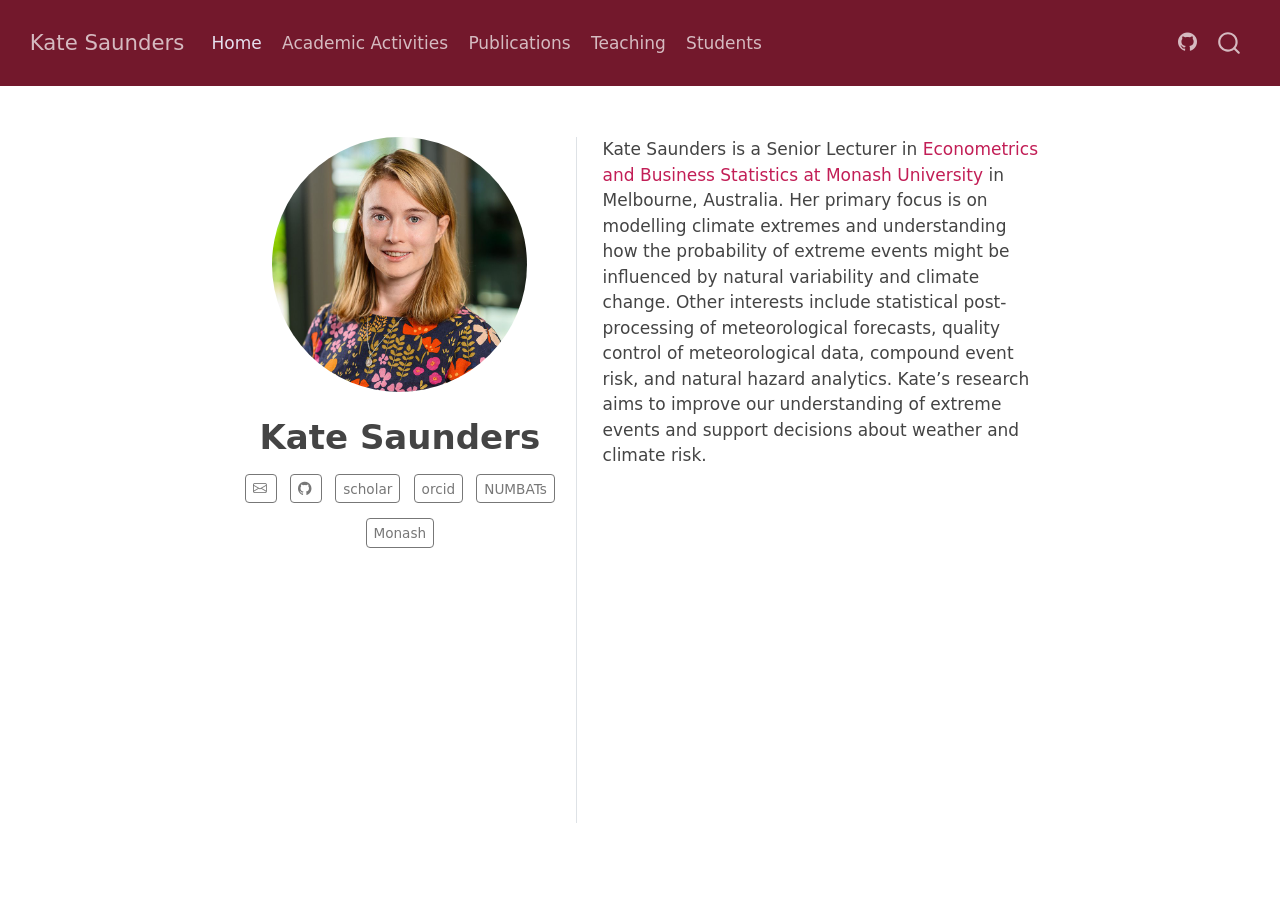
<file: docs/index.html>
<!DOCTYPE html>
<html xmlns="http://www.w3.org/1999/xhtml" lang="en" xml:lang="en"><head>

<meta charset="utf-8">
<meta name="generator" content="quarto-1.9.36">

<meta name="viewport" content="width=device-width, initial-scale=1.0, user-scalable=yes">


<title>Kate Saunders</title>
<style>
/* Default styles provided by pandoc.
** See https://pandoc.org/MANUAL.html#variables-for-html for config info.
*/
code{white-space: pre-wrap;}
span.smallcaps{font-variant: small-caps;}
div.columns{display: flex; gap: min(4vw, 1.5em);}
div.column{flex: auto; overflow-x: auto;}
div.hanging-indent{margin-left: 1.5em; text-indent: -1.5em;}
ul.task-list{list-style: none;}
ul.task-list li input[type="checkbox"] {
  width: 0.8em;
  margin: 0 0.8em 0.2em -1em; /* quarto-specific, see https://github.com/quarto-dev/quarto-cli/issues/4556 */ 
  vertical-align: middle;
}
</style>


<script src="site_libs/quarto-nav/quarto-nav.js"></script>
<script src="site_libs/quarto-nav/headroom.min.js"></script>
<script src="site_libs/clipboard/clipboard.min.js"></script>
<script src="site_libs/quarto-search/autocomplete.umd.js"></script>
<script src="site_libs/quarto-search/fuse.min.js"></script>
<script src="site_libs/quarto-search/quarto-search.js"></script>
<meta name="quarto:offset" content="./">
<link href="./logo.png" rel="icon" type="image/png">
<script src="site_libs/quarto-html/quarto.js" type="module"></script>
<script src="site_libs/quarto-html/tabsets/tabsets.js" type="module"></script>
<script src="site_libs/quarto-html/popper.min.js"></script>
<script src="site_libs/quarto-html/tippy.umd.min.js"></script>
<link href="site_libs/quarto-html/tippy.css" rel="stylesheet">
<link href="site_libs/quarto-html/quarto-syntax-highlighting-845c23b38eaddc0f92fda52bfe77a8c8.css" rel="stylesheet" id="quarto-text-highlighting-styles">
<script src="site_libs/bootstrap/bootstrap.min.js"></script>
<link href="site_libs/bootstrap/bootstrap-icons.css" rel="stylesheet">
<link href="site_libs/bootstrap/bootstrap-eec5e320e63de55a0eb2338de132c8f6.min.css" rel="stylesheet" append-hash="true" id="quarto-bootstrap" data-mode="light">
<script id="quarto-search-options" type="application/json">{
  "location": "navbar",
  "copy-button": false,
  "collapse-after": 3,
  "panel-placement": "end",
  "type": "overlay",
  "limit": 50,
  "keyboard-shortcut": [
    "f",
    "/",
    "s"
  ],
  "show-item-context": false,
  "language": {
    "search-no-results-text": "No results",
    "search-matching-documents-text": "matching documents",
    "search-copy-link-title": "Copy link to search",
    "search-hide-matches-text": "Hide additional matches",
    "search-more-match-text": "more match in this document",
    "search-more-matches-text": "more matches in this document",
    "search-clear-button-title": "Clear",
    "search-text-placeholder": "",
    "search-detached-cancel-button-title": "Cancel",
    "search-submit-button-title": "Submit",
    "search-label": "Search"
  }
}</script>


</head>

<body class="nav-fixed fullcontent quarto-light">

<div id="quarto-search-results"></div>
  <header id="quarto-header" class="headroom fixed-top">
    <nav class="navbar navbar-expand-lg " data-bs-theme="dark">
      <div class="navbar-container container-fluid">
      <div class="navbar-brand-container mx-auto">
    <a class="navbar-brand" href="./index.html">
    <span class="navbar-title">Kate Saunders</span>
    </a>
  </div>
            <div id="quarto-search" class="" title="Search"></div>
          <button class="navbar-toggler" type="button" data-bs-toggle="collapse" data-bs-target="#navbarCollapse" aria-controls="navbarCollapse" role="menu" aria-expanded="false" aria-label="Toggle navigation" onclick="if (window.quartoToggleHeadroom) { window.quartoToggleHeadroom(); }">
  <span class="navbar-toggler-icon"></span>
</button>
          <div class="collapse navbar-collapse" id="navbarCollapse">
            <ul class="navbar-nav navbar-nav-scroll me-auto">
  <li class="nav-item">
    <a class="nav-link active" href="./index.html" aria-current="page"> 
<span class="menu-text">Home</span></a>
  </li>  
  <li class="nav-item">
    <a class="nav-link" href="./cv.html"> 
<span class="menu-text">Academic Activities</span></a>
  </li>  
  <li class="nav-item">
    <a class="nav-link" href="./publications.html"> 
<span class="menu-text">Publications</span></a>
  </li>  
  <li class="nav-item">
    <a class="nav-link" href="./teaching.html"> 
<span class="menu-text">Teaching</span></a>
  </li>  
  <li class="nav-item">
    <a class="nav-link" href="./students.html"> 
<span class="menu-text">Students</span></a>
  </li>  
</ul>
            <ul class="navbar-nav navbar-nav-scroll ms-auto">
  <li class="nav-item compact">
    <a class="nav-link" href="https://github.com/katerobsau/website-quarto"> <i class="bi bi-github" role="img">
</i> 
<span class="menu-text"></span></a>
  </li>  
</ul>
          </div> <!-- /navcollapse -->
            <div class="quarto-navbar-tools">
</div>
      </div> <!-- /container-fluid -->
    </nav>
</header>
<!-- content -->
<div id="quarto-content" class="quarto-container page-columns page-rows-contents page-layout-article page-navbar">
<!-- sidebar -->
<!-- margin-sidebar -->
    
<!-- main -->
<div class="quarto-about-trestles">
  <div class="about-entity">
    <img src="kate-profile.jpg" class="about-image
  round " style="height: 15em; width: 15em;">
<header id="title-block-header" class="quarto-title-block default">
<div class="quarto-title">
<h1 class="title">Kate Saunders</h1>
</div>
<div class="quarto-title-meta">
  </div>
</header>
    <div class="about-links">
  <a href="mailto:kate.saunders@monash.edu" class="about-link" rel="" target="">
    <i class="bi bi-envelope"></i>
     <span class="about-link-text"></span>
  </a>
  <a href="https://github.com/katerobsau" class="about-link" rel="" target="">
    <i class="bi bi-github"></i>
     <span class="about-link-text"></span>
  </a>
  <a href="https://scholar.google.nl/citations?user=mD32x4MAAAAJ&amp;hl=en" class="about-link" rel="" target="">
     <span class="about-link-text">scholar</span>
  </a>
  <a href="https://orcid.org/0000-0002-1436-7802" class="about-link" rel="" target="">
     <span class="about-link-text">orcid</span>
  </a>
  <a href="https://numbat.space" class="about-link" rel="" target="">
     <span class="about-link-text">NUMBATs</span>
  </a>
  <a href="https://www.monash.edu/business/ebs/about-us" class="about-link" rel="" target="">
     <span class="about-link-text">Monash</span>
  </a>
</div>
  </div>
  <div class="about-contents"><main class="content" id="quarto-document-content">
<div id="hero-heading">
<p>Kate Saunders is a Senior Lecturer in <a href="https://www.monash.edu/business/ebs/about-us">Econometrics and Business Statistics at Monash University</a> in Melbourne, Australia. Her primary focus is on modelling climate extremes and understanding how the probability of extreme events might be influenced by natural variability and climate change. Other interests include statistical post-processing of meteorological forecasts, quality control of meteorological data, compound event risk, and natural hazard analytics. Kate’s research aims to improve our understanding of extreme events and support decisions about weather and climate risk.</p>
<!-- Dianne Cook is a Professor of Statistics in [Econometrics and Business Statistics at Monash University](https://www.monash.edu/business/ebs/about-us) in Melbourne, Australia. She holds a PhD in Statistics from Rutgers University. Her research focuses on statistical graphics, with an emphasis on interactive visualisation of high-dimensional data and statistical inference for data visualisation. At Monash, she teaches courses in machine learning and data analysis, and for the broader community leads workshops on data visualisation, reproducible research, and open source software.  -->
<!-- Di is a Fellow of the American Statistical Association, elected member of the [International Statistical Institute](https://www.isi-web.org), and a [Board Member of the R Foundation](https://www.r-project.org/foundation/). She is a past editor of the [Journal of Computational and Graphical Statistics](https://www.tandfonline.com/journals/ucgs20), and [The R Journal](https://journal.r-project.org), and author of numerous R packages. She is actively involved in [R Ladies Melbourne](https://github.com/R-LadiesMelbourne), the [Statistical Computing and Visualisation Section](https://statsoc.org.au/Statistical-Computing-and-Visualisation-Section) of the [Statistical Society of Australia](https://statsoc.org.au), and the [Graphics and Computing Sections of the American Statistical Association](https://community.amstat.org/jointscsg-section/home). -->
<!-- In 2015, Di moved home to Australia after many years at Iowa State University. This allowed her to be close to family. As part of the move, she accepted emeritus status in order to continue supervising current students. She is far from retired, though, as you will see from publications, software, talks and student graduations. -->
<!-- Di is passionate about open source software, ethics and transparency, and achieving gender parity in society. She is also passionate about sports and the environment. Before becoming an academic she played sports competitively, with a highlight being the opening batswoman on [Bob Hawke's Prime Minister's XI women's cricket team against England in 1985](https://www.nfsa.gov.au/collection/curated/asset/99286-womens-cricket-australia-v-england-canberra-1985), played an Manuka Oval in Canberra. The environment in Australia has changed dramatically in the years since colonisation with many species becoming endangered or even extinct. For this reason, many of the R packages originating from the [NUMBATs group at Monash](https://numbat.space), of which Di is a member, are based on Australian wild life, many cute and wonderful creatures. And also, data sets compiled for teaching include many from the environment, and women's sports statistics, along with details on how it was obtained.   -->
</div>


</main></div>
</div>
 <!-- /main -->
<script id="quarto-html-after-body" type="application/javascript">
  window.document.addEventListener("DOMContentLoaded", function (event) {
    const isCodeAnnotation = (el) => {
      for (const clz of el.classList) {
        if (clz.startsWith('code-annotation-')) {                     
          return true;
        }
      }
      return false;
    }
    const onCopySuccess = function(e) {
      // button target
      const button = e.trigger;
      // don't keep focus
      button.blur();
      // flash "checked"
      button.classList.add('code-copy-button-checked');
      var currentTitle = button.getAttribute("title");
      button.setAttribute("title", "Copied!");
      let tooltip;
      if (window.bootstrap) {
        button.setAttribute("data-bs-toggle", "tooltip");
        button.setAttribute("data-bs-placement", "left");
        button.setAttribute("data-bs-title", "Copied!");
        tooltip = new bootstrap.Tooltip(button, 
          { trigger: "manual", 
            customClass: "code-copy-button-tooltip",
            offset: [0, -8]});
        tooltip.show();    
      }
      setTimeout(function() {
        if (tooltip) {
          tooltip.hide();
          button.removeAttribute("data-bs-title");
          button.removeAttribute("data-bs-toggle");
          button.removeAttribute("data-bs-placement");
        }
        button.setAttribute("title", currentTitle);
        button.classList.remove('code-copy-button-checked');
      }, 1000);
      // clear code selection
      e.clearSelection();
    }
    const getTextToCopy = function(trigger) {
      const outerScaffold = trigger.parentElement.cloneNode(true);
      const codeEl = outerScaffold.querySelector('code');
      for (const childEl of codeEl.children) {
        if (isCodeAnnotation(childEl)) {
          childEl.remove();
        }
      }
      return codeEl.innerText;
    }
    const clipboard = new window.ClipboardJS('.code-copy-button:not([data-in-quarto-modal])', {
      text: getTextToCopy
    });
    clipboard.on('success', onCopySuccess);
    if (window.document.getElementById('quarto-embedded-source-code-modal')) {
      const clipboardModal = new window.ClipboardJS('.code-copy-button[data-in-quarto-modal]', {
        text: getTextToCopy,
        container: window.document.getElementById('quarto-embedded-source-code-modal')
      });
      clipboardModal.on('success', onCopySuccess);
    }
      var localhostRegex = new RegExp(/^(?:http|https):\/\/localhost\:?[0-9]*\//);
      var mailtoRegex = new RegExp(/^mailto:/);
        var filterRegex = new RegExp("https:\/\/katerobsau\.github\.io\/website-quarto\/");
      var isInternal = (href) => {
          return filterRegex.test(href) || localhostRegex.test(href) || mailtoRegex.test(href);
      }
      // Inspect non-navigation links and adorn them if external
     var links = window.document.querySelectorAll('a[href]:not(.nav-link):not(.navbar-brand):not(.toc-action):not(.sidebar-link):not(.sidebar-item-toggle):not(.pagination-link):not(.no-external):not([aria-hidden]):not(.dropdown-item):not(.quarto-navigation-tool):not(.about-link)');
      for (var i=0; i<links.length; i++) {
        const link = links[i];
        if (!isInternal(link.href)) {
          // undo the damage that might have been done by quarto-nav.js in the case of
          // links that we want to consider external
          if (link.dataset.originalHref !== undefined) {
            link.href = link.dataset.originalHref;
          }
        }
      }
    function tippyHover(el, contentFn, onTriggerFn, onUntriggerFn) {
      const config = {
        allowHTML: true,
        maxWidth: 500,
        delay: 100,
        arrow: false,
        appendTo: function(el) {
            return el.parentElement;
        },
        interactive: true,
        interactiveBorder: 10,
        theme: 'quarto',
        placement: 'bottom-start',
      };
      if (contentFn) {
        config.content = contentFn;
      }
      if (onTriggerFn) {
        config.onTrigger = onTriggerFn;
      }
      if (onUntriggerFn) {
        config.onUntrigger = onUntriggerFn;
      }
      window.tippy(el, config); 
    }
    const noterefs = window.document.querySelectorAll('a[role="doc-noteref"]');
    for (var i=0; i<noterefs.length; i++) {
      const ref = noterefs[i];
      tippyHover(ref, function() {
        // use id or data attribute instead here
        let href = ref.getAttribute('data-footnote-href') || ref.getAttribute('href');
        try { href = new URL(href).hash; } catch {}
        const id = href.replace(/^#\/?/, "");
        const note = window.document.getElementById(id);
        if (note) {
          return note.innerHTML;
        } else {
          return "";
        }
      });
    }
    const xrefs = window.document.querySelectorAll('a.quarto-xref');
    const processXRef = (id, note) => {
      // Strip column container classes
      const stripColumnClz = (el) => {
        el.classList.remove("page-full", "page-columns");
        if (el.children) {
          for (const child of el.children) {
            stripColumnClz(child);
          }
        }
      }
      stripColumnClz(note)
      if (id === null || id.startsWith('sec-')) {
        // Special case sections, only their first couple elements
        const container = document.createElement("div");
        if (note.children && note.children.length > 2) {
          container.appendChild(note.children[0].cloneNode(true));
          for (let i = 1; i < note.children.length; i++) {
            const child = note.children[i];
            if (child.tagName === "P" && child.innerText === "") {
              continue;
            } else {
              container.appendChild(child.cloneNode(true));
              break;
            }
          }
          if (window.Quarto?.typesetMath) {
            window.Quarto.typesetMath(container);
          }
          return container.innerHTML
        } else {
          if (window.Quarto?.typesetMath) {
            window.Quarto.typesetMath(note);
          }
          return note.innerHTML;
        }
      } else {
        // Remove any anchor links if they are present
        const anchorLink = note.querySelector('a.anchorjs-link');
        if (anchorLink) {
          anchorLink.remove();
        }
        if (window.Quarto?.typesetMath) {
          window.Quarto.typesetMath(note);
        }
        if (note.classList.contains("callout")) {
          return note.outerHTML;
        } else {
          return note.innerHTML;
        }
      }
    }
    for (var i=0; i<xrefs.length; i++) {
      const xref = xrefs[i];
      tippyHover(xref, undefined, function(instance) {
        instance.disable();
        let url = xref.getAttribute('href');
        let hash = undefined; 
        if (url.startsWith('#')) {
          hash = url;
        } else {
          try { hash = new URL(url).hash; } catch {}
        }
        if (hash) {
          const id = hash.replace(/^#\/?/, "");
          const note = window.document.getElementById(id);
          if (note !== null) {
            try {
              const html = processXRef(id, note.cloneNode(true));
              instance.setContent(html);
            } finally {
              instance.enable();
              instance.show();
            }
          } else {
            // See if we can fetch this
            fetch(url.split('#')[0])
            .then(res => res.text())
            .then(html => {
              const parser = new DOMParser();
              const htmlDoc = parser.parseFromString(html, "text/html");
              const note = htmlDoc.getElementById(id);
              if (note !== null) {
                const html = processXRef(id, note);
                instance.setContent(html);
              } 
            }).finally(() => {
              instance.enable();
              instance.show();
            });
          }
        } else {
          // See if we can fetch a full url (with no hash to target)
          // This is a special case and we should probably do some content thinning / targeting
          fetch(url)
          .then(res => res.text())
          .then(html => {
            const parser = new DOMParser();
            const htmlDoc = parser.parseFromString(html, "text/html");
            const note = htmlDoc.querySelector('main.content');
            if (note !== null) {
              // This should only happen for chapter cross references
              // (since there is no id in the URL)
              // remove the first header
              if (note.children.length > 0 && note.children[0].tagName === "HEADER") {
                note.children[0].remove();
              }
              const html = processXRef(null, note);
              instance.setContent(html);
            } 
          }).finally(() => {
            instance.enable();
            instance.show();
          });
        }
      }, function(instance) {
      });
    }
        let selectedAnnoteEl;
        const selectorForAnnotation = ( cell, annotation) => {
          let cellAttr = 'data-code-cell="' + cell + '"';
          let lineAttr = 'data-code-annotation="' +  annotation + '"';
          const selector = 'span[' + cellAttr + '][' + lineAttr + ']';
          return selector;
        }
        const selectCodeLines = (annoteEl) => {
          const doc = window.document;
          const targetCell = annoteEl.getAttribute("data-target-cell");
          const targetAnnotation = annoteEl.getAttribute("data-target-annotation");
          const annoteSpan = window.document.querySelector(selectorForAnnotation(targetCell, targetAnnotation));
          const lines = annoteSpan.getAttribute("data-code-lines").split(",");
          const lineIds = lines.map((line) => {
            return targetCell + "-" + line;
          })
          let top = null;
          let height = null;
          let parent = null;
          if (lineIds.length > 0) {
              //compute the position of the single el (top and bottom and make a div)
              const el = window.document.getElementById(lineIds[0]);
              top = el.offsetTop;
              height = el.offsetHeight;
              parent = el.parentElement.parentElement;
            if (lineIds.length > 1) {
              const lastEl = window.document.getElementById(lineIds[lineIds.length - 1]);
              const bottom = lastEl.offsetTop + lastEl.offsetHeight;
              height = bottom - top;
            }
            if (top !== null && height !== null && parent !== null) {
              // cook up a div (if necessary) and position it 
              let div = window.document.getElementById("code-annotation-line-highlight");
              if (div === null) {
                div = window.document.createElement("div");
                div.setAttribute("id", "code-annotation-line-highlight");
                div.style.position = 'absolute';
                parent.appendChild(div);
              }
              div.style.top = top - 2 + "px";
              div.style.height = height + 4 + "px";
              div.style.left = 0;
              let gutterDiv = window.document.getElementById("code-annotation-line-highlight-gutter");
              if (gutterDiv === null) {
                gutterDiv = window.document.createElement("div");
                gutterDiv.setAttribute("id", "code-annotation-line-highlight-gutter");
                gutterDiv.style.position = 'absolute';
                const codeCell = window.document.getElementById(targetCell);
                const gutter = codeCell.querySelector('.code-annotation-gutter');
                gutter.appendChild(gutterDiv);
              }
              gutterDiv.style.top = top - 2 + "px";
              gutterDiv.style.height = height + 4 + "px";
            }
            selectedAnnoteEl = annoteEl;
          }
        };
        const unselectCodeLines = () => {
          const elementsIds = ["code-annotation-line-highlight", "code-annotation-line-highlight-gutter"];
          elementsIds.forEach((elId) => {
            const div = window.document.getElementById(elId);
            if (div) {
              div.remove();
            }
          });
          selectedAnnoteEl = undefined;
        };
          // Handle positioning of the toggle
      window.addEventListener(
        "resize",
        throttle(() => {
          elRect = undefined;
          if (selectedAnnoteEl) {
            selectCodeLines(selectedAnnoteEl);
          }
        }, 10)
      );
      function throttle(fn, ms) {
      let throttle = false;
      let timer;
        return (...args) => {
          if(!throttle) { // first call gets through
              fn.apply(this, args);
              throttle = true;
          } else { // all the others get throttled
              if(timer) clearTimeout(timer); // cancel #2
              timer = setTimeout(() => {
                fn.apply(this, args);
                timer = throttle = false;
              }, ms);
          }
        };
      }
        // Attach click handler to the DT
        const annoteDls = window.document.querySelectorAll('dt[data-target-cell]');
        for (const annoteDlNode of annoteDls) {
          annoteDlNode.addEventListener('click', (event) => {
            const clickedEl = event.target;
            if (clickedEl !== selectedAnnoteEl) {
              unselectCodeLines();
              const activeEl = window.document.querySelector('dt[data-target-cell].code-annotation-active');
              if (activeEl) {
                activeEl.classList.remove('code-annotation-active');
              }
              selectCodeLines(clickedEl);
              clickedEl.classList.add('code-annotation-active');
            } else {
              // Unselect the line
              unselectCodeLines();
              clickedEl.classList.remove('code-annotation-active');
            }
          });
        }
    const findCites = (el) => {
      const parentEl = el.parentElement;
      if (parentEl) {
        const cites = parentEl.dataset.cites;
        if (cites) {
          return {
            el,
            cites: cites.split(' ')
          };
        } else {
          return findCites(el.parentElement)
        }
      } else {
        return undefined;
      }
    };
    var bibliorefs = window.document.querySelectorAll('a[role="doc-biblioref"]');
    for (var i=0; i<bibliorefs.length; i++) {
      const ref = bibliorefs[i];
      const citeInfo = findCites(ref);
      if (citeInfo) {
        tippyHover(citeInfo.el, function() {
          var popup = window.document.createElement('div');
          citeInfo.cites.forEach(function(cite) {
            var citeDiv = window.document.createElement('div');
            citeDiv.classList.add('hanging-indent');
            citeDiv.classList.add('csl-entry');
            var biblioDiv = window.document.getElementById('ref-' + cite);
            if (biblioDiv) {
              citeDiv.innerHTML = biblioDiv.innerHTML;
            }
            popup.appendChild(citeDiv);
          });
          return popup.innerHTML;
        });
      }
    }
  });
  </script>
</div> <!-- /content -->




</body></html>
</file>
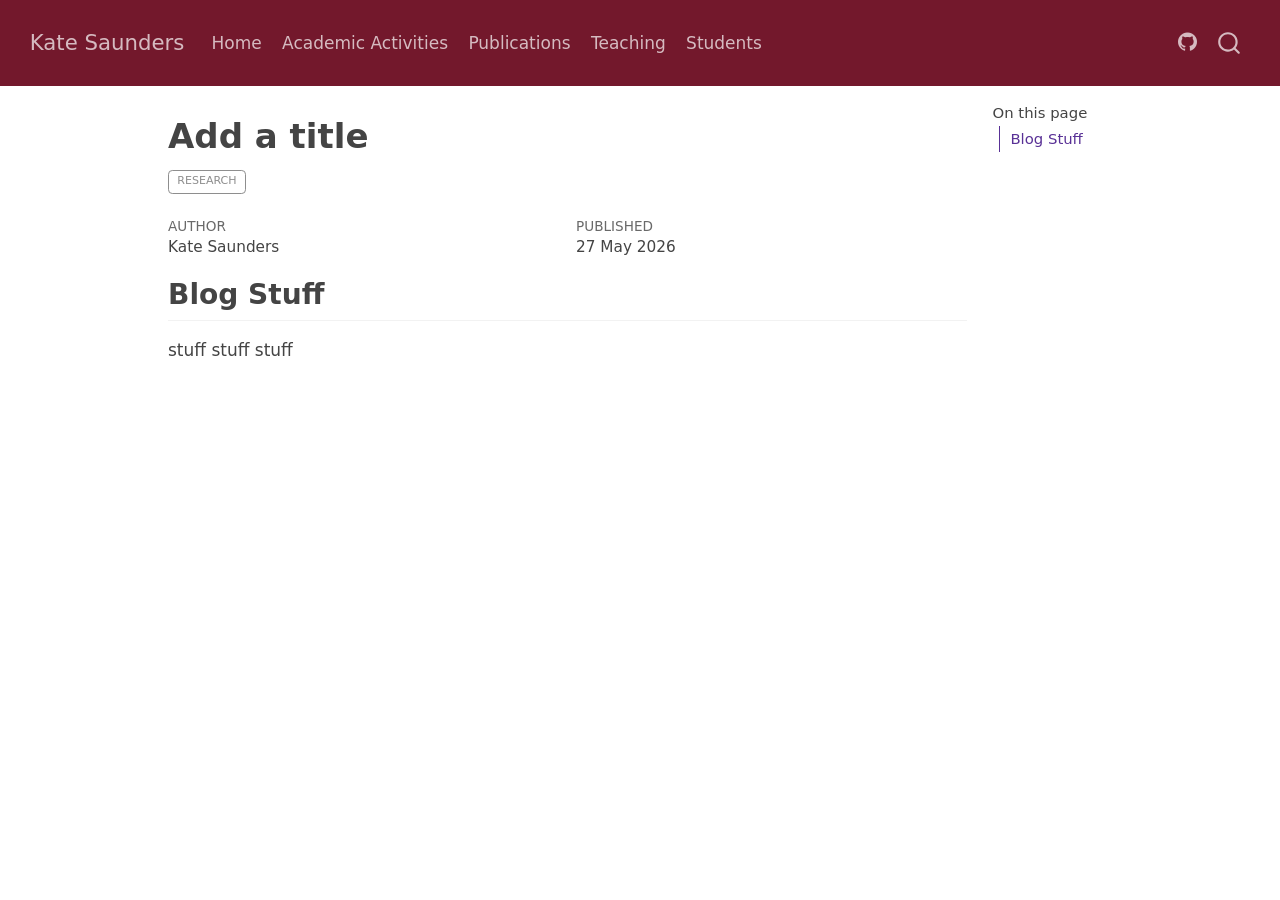
<file: docs/posts/2026-05-27-tilte/index.html>
<!DOCTYPE html>
<html xmlns="http://www.w3.org/1999/xhtml" lang="en" xml:lang="en"><head>

<meta charset="utf-8">
<meta name="generator" content="quarto-1.9.36">

<meta name="viewport" content="width=device-width, initial-scale=1.0, user-scalable=yes">

<meta name="author" content="Kate Saunders">
<meta name="dcterms.date" content="2026-05-27">

<title>Add a title – Kate Saunders</title>
<style>
/* Default styles provided by pandoc.
** See https://pandoc.org/MANUAL.html#variables-for-html for config info.
*/
code{white-space: pre-wrap;}
span.smallcaps{font-variant: small-caps;}
div.columns{display: flex; gap: min(4vw, 1.5em);}
div.column{flex: auto; overflow-x: auto;}
div.hanging-indent{margin-left: 1.5em; text-indent: -1.5em;}
ul.task-list{list-style: none;}
ul.task-list li input[type="checkbox"] {
  width: 0.8em;
  margin: 0 0.8em 0.2em -1em; /* quarto-specific, see https://github.com/quarto-dev/quarto-cli/issues/4556 */ 
  vertical-align: middle;
}
</style>


<script src="../../site_libs/quarto-nav/quarto-nav.js"></script>
<script src="../../site_libs/quarto-nav/headroom.min.js"></script>
<script src="../../site_libs/clipboard/clipboard.min.js"></script>
<script src="../../site_libs/quarto-search/autocomplete.umd.js"></script>
<script src="../../site_libs/quarto-search/fuse.min.js"></script>
<script src="../../site_libs/quarto-search/quarto-search.js"></script>
<meta name="quarto:offset" content="../../">
<link href="../../logo.png" rel="icon" type="image/png">
<script src="../../site_libs/quarto-html/quarto.js" type="module"></script>
<script src="../../site_libs/quarto-html/tabsets/tabsets.js" type="module"></script>
<script src="../../site_libs/quarto-html/popper.min.js"></script>
<script src="../../site_libs/quarto-html/tippy.umd.min.js"></script>
<script src="../../site_libs/quarto-html/anchor.min.js"></script>
<link href="../../site_libs/quarto-html/tippy.css" rel="stylesheet">
<link href="../../site_libs/quarto-html/quarto-syntax-highlighting-845c23b38eaddc0f92fda52bfe77a8c8.css" rel="stylesheet" id="quarto-text-highlighting-styles">
<script src="../../site_libs/bootstrap/bootstrap.min.js"></script>
<link href="../../site_libs/bootstrap/bootstrap-icons.css" rel="stylesheet">
<link href="../../site_libs/bootstrap/bootstrap-eec5e320e63de55a0eb2338de132c8f6.min.css" rel="stylesheet" append-hash="true" id="quarto-bootstrap" data-mode="light">
<script id="quarto-search-options" type="application/json">{
  "location": "navbar",
  "copy-button": false,
  "collapse-after": 3,
  "panel-placement": "end",
  "type": "overlay",
  "limit": 50,
  "keyboard-shortcut": [
    "f",
    "/",
    "s"
  ],
  "show-item-context": false,
  "language": {
    "search-no-results-text": "No results",
    "search-matching-documents-text": "matching documents",
    "search-copy-link-title": "Copy link to search",
    "search-hide-matches-text": "Hide additional matches",
    "search-more-match-text": "more match in this document",
    "search-more-matches-text": "more matches in this document",
    "search-clear-button-title": "Clear",
    "search-text-placeholder": "",
    "search-detached-cancel-button-title": "Cancel",
    "search-submit-button-title": "Submit",
    "search-label": "Search"
  }
}</script>


</head>

<body class="nav-fixed quarto-light">

<div id="quarto-search-results"></div>
  <header id="quarto-header" class="headroom fixed-top">
    <nav class="navbar navbar-expand-lg " data-bs-theme="dark">
      <div class="navbar-container container-fluid">
      <div class="navbar-brand-container mx-auto">
    <a class="navbar-brand" href="../../index.html">
    <span class="navbar-title">Kate Saunders</span>
    </a>
  </div>
            <div id="quarto-search" class="" title="Search"></div>
          <button class="navbar-toggler" type="button" data-bs-toggle="collapse" data-bs-target="#navbarCollapse" aria-controls="navbarCollapse" role="menu" aria-expanded="false" aria-label="Toggle navigation" onclick="if (window.quartoToggleHeadroom) { window.quartoToggleHeadroom(); }">
  <span class="navbar-toggler-icon"></span>
</button>
          <div class="collapse navbar-collapse" id="navbarCollapse">
            <ul class="navbar-nav navbar-nav-scroll me-auto">
  <li class="nav-item">
    <a class="nav-link" href="../../index.html"> 
<span class="menu-text">Home</span></a>
  </li>  
  <li class="nav-item">
    <a class="nav-link" href="../../cv.html"> 
<span class="menu-text">Academic Activities</span></a>
  </li>  
  <li class="nav-item">
    <a class="nav-link" href="../../publications.html"> 
<span class="menu-text">Publications</span></a>
  </li>  
  <li class="nav-item">
    <a class="nav-link" href="../../teaching.html"> 
<span class="menu-text">Teaching</span></a>
  </li>  
  <li class="nav-item">
    <a class="nav-link" href="../../students.html"> 
<span class="menu-text">Students</span></a>
  </li>  
</ul>
            <ul class="navbar-nav navbar-nav-scroll ms-auto">
  <li class="nav-item compact">
    <a class="nav-link" href="https://github.com/katerobsau/website-quarto"> <i class="bi bi-github" role="img">
</i> 
<span class="menu-text"></span></a>
  </li>  
</ul>
          </div> <!-- /navcollapse -->
            <div class="quarto-navbar-tools">
</div>
      </div> <!-- /container-fluid -->
    </nav>
</header>
<!-- content -->
<div id="quarto-content" class="quarto-container page-columns page-rows-contents page-layout-article page-navbar">
<!-- sidebar -->
<!-- margin-sidebar -->
    <div id="quarto-margin-sidebar" class="sidebar margin-sidebar">
        <nav id="TOC" role="doc-toc" class="toc-active">
    <h2 id="toc-title">On this page</h2>
   
  <ul>
  <li><a href="#blog-stuff" id="toc-blog-stuff" class="nav-link active" data-scroll-target="#blog-stuff">Blog Stuff</a></li>
  </ul>
</nav>
    </div>
<!-- main -->
<main class="content" id="quarto-document-content">

<header id="title-block-header" class="quarto-title-block default">
<div class="quarto-title">
<h1 class="title">Add a title</h1>
  <div class="quarto-categories">
    <div class="quarto-category">research</div>
  </div>
  </div>



<div class="quarto-title-meta">

    <div>
    <div class="quarto-title-meta-heading">Author</div>
    <div class="quarto-title-meta-contents">
             <p>Kate Saunders </p>
          </div>
  </div>
    
    <div>
    <div class="quarto-title-meta-heading">Published</div>
    <div class="quarto-title-meta-contents">
      <p class="date">27 May 2026</p>
    </div>
  </div>
  
    
  </div>
  


</header>


<section id="blog-stuff" class="level2">
<h2 class="anchored" data-anchor-id="blog-stuff">Blog Stuff</h2>
<p>stuff stuff stuff</p>


</section>

</main> <!-- /main -->
<script id="quarto-html-after-body" type="application/javascript">
  window.document.addEventListener("DOMContentLoaded", function (event) {
    const icon = "";
    const anchorJS = new window.AnchorJS();
    anchorJS.options = {
      placement: 'right',
      icon: icon
    };
    anchorJS.add('.anchored');
    const isCodeAnnotation = (el) => {
      for (const clz of el.classList) {
        if (clz.startsWith('code-annotation-')) {                     
          return true;
        }
      }
      return false;
    }
    const onCopySuccess = function(e) {
      // button target
      const button = e.trigger;
      // don't keep focus
      button.blur();
      // flash "checked"
      button.classList.add('code-copy-button-checked');
      var currentTitle = button.getAttribute("title");
      button.setAttribute("title", "Copied!");
      let tooltip;
      if (window.bootstrap) {
        button.setAttribute("data-bs-toggle", "tooltip");
        button.setAttribute("data-bs-placement", "left");
        button.setAttribute("data-bs-title", "Copied!");
        tooltip = new bootstrap.Tooltip(button, 
          { trigger: "manual", 
            customClass: "code-copy-button-tooltip",
            offset: [0, -8]});
        tooltip.show();    
      }
      setTimeout(function() {
        if (tooltip) {
          tooltip.hide();
          button.removeAttribute("data-bs-title");
          button.removeAttribute("data-bs-toggle");
          button.removeAttribute("data-bs-placement");
        }
        button.setAttribute("title", currentTitle);
        button.classList.remove('code-copy-button-checked');
      }, 1000);
      // clear code selection
      e.clearSelection();
    }
    const getTextToCopy = function(trigger) {
      const outerScaffold = trigger.parentElement.cloneNode(true);
      const codeEl = outerScaffold.querySelector('code');
      for (const childEl of codeEl.children) {
        if (isCodeAnnotation(childEl)) {
          childEl.remove();
        }
      }
      return codeEl.innerText;
    }
    const clipboard = new window.ClipboardJS('.code-copy-button:not([data-in-quarto-modal])', {
      text: getTextToCopy
    });
    clipboard.on('success', onCopySuccess);
    if (window.document.getElementById('quarto-embedded-source-code-modal')) {
      const clipboardModal = new window.ClipboardJS('.code-copy-button[data-in-quarto-modal]', {
        text: getTextToCopy,
        container: window.document.getElementById('quarto-embedded-source-code-modal')
      });
      clipboardModal.on('success', onCopySuccess);
    }
      var localhostRegex = new RegExp(/^(?:http|https):\/\/localhost\:?[0-9]*\//);
      var mailtoRegex = new RegExp(/^mailto:/);
        var filterRegex = new RegExp("https:\/\/katerobsau\.github\.io\/website-quarto\/");
      var isInternal = (href) => {
          return filterRegex.test(href) || localhostRegex.test(href) || mailtoRegex.test(href);
      }
      // Inspect non-navigation links and adorn them if external
     var links = window.document.querySelectorAll('a[href]:not(.nav-link):not(.navbar-brand):not(.toc-action):not(.sidebar-link):not(.sidebar-item-toggle):not(.pagination-link):not(.no-external):not([aria-hidden]):not(.dropdown-item):not(.quarto-navigation-tool):not(.about-link)');
      for (var i=0; i<links.length; i++) {
        const link = links[i];
        if (!isInternal(link.href)) {
          // undo the damage that might have been done by quarto-nav.js in the case of
          // links that we want to consider external
          if (link.dataset.originalHref !== undefined) {
            link.href = link.dataset.originalHref;
          }
        }
      }
    function tippyHover(el, contentFn, onTriggerFn, onUntriggerFn) {
      const config = {
        allowHTML: true,
        maxWidth: 500,
        delay: 100,
        arrow: false,
        appendTo: function(el) {
            return el.parentElement;
        },
        interactive: true,
        interactiveBorder: 10,
        theme: 'quarto',
        placement: 'bottom-start',
      };
      if (contentFn) {
        config.content = contentFn;
      }
      if (onTriggerFn) {
        config.onTrigger = onTriggerFn;
      }
      if (onUntriggerFn) {
        config.onUntrigger = onUntriggerFn;
      }
      window.tippy(el, config); 
    }
    const noterefs = window.document.querySelectorAll('a[role="doc-noteref"]');
    for (var i=0; i<noterefs.length; i++) {
      const ref = noterefs[i];
      tippyHover(ref, function() {
        // use id or data attribute instead here
        let href = ref.getAttribute('data-footnote-href') || ref.getAttribute('href');
        try { href = new URL(href).hash; } catch {}
        const id = href.replace(/^#\/?/, "");
        const note = window.document.getElementById(id);
        if (note) {
          return note.innerHTML;
        } else {
          return "";
        }
      });
    }
    const xrefs = window.document.querySelectorAll('a.quarto-xref');
    const processXRef = (id, note) => {
      // Strip column container classes
      const stripColumnClz = (el) => {
        el.classList.remove("page-full", "page-columns");
        if (el.children) {
          for (const child of el.children) {
            stripColumnClz(child);
          }
        }
      }
      stripColumnClz(note)
      if (id === null || id.startsWith('sec-')) {
        // Special case sections, only their first couple elements
        const container = document.createElement("div");
        if (note.children && note.children.length > 2) {
          container.appendChild(note.children[0].cloneNode(true));
          for (let i = 1; i < note.children.length; i++) {
            const child = note.children[i];
            if (child.tagName === "P" && child.innerText === "") {
              continue;
            } else {
              container.appendChild(child.cloneNode(true));
              break;
            }
          }
          if (window.Quarto?.typesetMath) {
            window.Quarto.typesetMath(container);
          }
          return container.innerHTML
        } else {
          if (window.Quarto?.typesetMath) {
            window.Quarto.typesetMath(note);
          }
          return note.innerHTML;
        }
      } else {
        // Remove any anchor links if they are present
        const anchorLink = note.querySelector('a.anchorjs-link');
        if (anchorLink) {
          anchorLink.remove();
        }
        if (window.Quarto?.typesetMath) {
          window.Quarto.typesetMath(note);
        }
        if (note.classList.contains("callout")) {
          return note.outerHTML;
        } else {
          return note.innerHTML;
        }
      }
    }
    for (var i=0; i<xrefs.length; i++) {
      const xref = xrefs[i];
      tippyHover(xref, undefined, function(instance) {
        instance.disable();
        let url = xref.getAttribute('href');
        let hash = undefined; 
        if (url.startsWith('#')) {
          hash = url;
        } else {
          try { hash = new URL(url).hash; } catch {}
        }
        if (hash) {
          const id = hash.replace(/^#\/?/, "");
          const note = window.document.getElementById(id);
          if (note !== null) {
            try {
              const html = processXRef(id, note.cloneNode(true));
              instance.setContent(html);
            } finally {
              instance.enable();
              instance.show();
            }
          } else {
            // See if we can fetch this
            fetch(url.split('#')[0])
            .then(res => res.text())
            .then(html => {
              const parser = new DOMParser();
              const htmlDoc = parser.parseFromString(html, "text/html");
              const note = htmlDoc.getElementById(id);
              if (note !== null) {
                const html = processXRef(id, note);
                instance.setContent(html);
              } 
            }).finally(() => {
              instance.enable();
              instance.show();
            });
          }
        } else {
          // See if we can fetch a full url (with no hash to target)
          // This is a special case and we should probably do some content thinning / targeting
          fetch(url)
          .then(res => res.text())
          .then(html => {
            const parser = new DOMParser();
            const htmlDoc = parser.parseFromString(html, "text/html");
            const note = htmlDoc.querySelector('main.content');
            if (note !== null) {
              // This should only happen for chapter cross references
              // (since there is no id in the URL)
              // remove the first header
              if (note.children.length > 0 && note.children[0].tagName === "HEADER") {
                note.children[0].remove();
              }
              const html = processXRef(null, note);
              instance.setContent(html);
            } 
          }).finally(() => {
            instance.enable();
            instance.show();
          });
        }
      }, function(instance) {
      });
    }
        let selectedAnnoteEl;
        const selectorForAnnotation = ( cell, annotation) => {
          let cellAttr = 'data-code-cell="' + cell + '"';
          let lineAttr = 'data-code-annotation="' +  annotation + '"';
          const selector = 'span[' + cellAttr + '][' + lineAttr + ']';
          return selector;
        }
        const selectCodeLines = (annoteEl) => {
          const doc = window.document;
          const targetCell = annoteEl.getAttribute("data-target-cell");
          const targetAnnotation = annoteEl.getAttribute("data-target-annotation");
          const annoteSpan = window.document.querySelector(selectorForAnnotation(targetCell, targetAnnotation));
          const lines = annoteSpan.getAttribute("data-code-lines").split(",");
          const lineIds = lines.map((line) => {
            return targetCell + "-" + line;
          })
          let top = null;
          let height = null;
          let parent = null;
          if (lineIds.length > 0) {
              //compute the position of the single el (top and bottom and make a div)
              const el = window.document.getElementById(lineIds[0]);
              top = el.offsetTop;
              height = el.offsetHeight;
              parent = el.parentElement.parentElement;
            if (lineIds.length > 1) {
              const lastEl = window.document.getElementById(lineIds[lineIds.length - 1]);
              const bottom = lastEl.offsetTop + lastEl.offsetHeight;
              height = bottom - top;
            }
            if (top !== null && height !== null && parent !== null) {
              // cook up a div (if necessary) and position it 
              let div = window.document.getElementById("code-annotation-line-highlight");
              if (div === null) {
                div = window.document.createElement("div");
                div.setAttribute("id", "code-annotation-line-highlight");
                div.style.position = 'absolute';
                parent.appendChild(div);
              }
              div.style.top = top - 2 + "px";
              div.style.height = height + 4 + "px";
              div.style.left = 0;
              let gutterDiv = window.document.getElementById("code-annotation-line-highlight-gutter");
              if (gutterDiv === null) {
                gutterDiv = window.document.createElement("div");
                gutterDiv.setAttribute("id", "code-annotation-line-highlight-gutter");
                gutterDiv.style.position = 'absolute';
                const codeCell = window.document.getElementById(targetCell);
                const gutter = codeCell.querySelector('.code-annotation-gutter');
                gutter.appendChild(gutterDiv);
              }
              gutterDiv.style.top = top - 2 + "px";
              gutterDiv.style.height = height + 4 + "px";
            }
            selectedAnnoteEl = annoteEl;
          }
        };
        const unselectCodeLines = () => {
          const elementsIds = ["code-annotation-line-highlight", "code-annotation-line-highlight-gutter"];
          elementsIds.forEach((elId) => {
            const div = window.document.getElementById(elId);
            if (div) {
              div.remove();
            }
          });
          selectedAnnoteEl = undefined;
        };
          // Handle positioning of the toggle
      window.addEventListener(
        "resize",
        throttle(() => {
          elRect = undefined;
          if (selectedAnnoteEl) {
            selectCodeLines(selectedAnnoteEl);
          }
        }, 10)
      );
      function throttle(fn, ms) {
      let throttle = false;
      let timer;
        return (...args) => {
          if(!throttle) { // first call gets through
              fn.apply(this, args);
              throttle = true;
          } else { // all the others get throttled
              if(timer) clearTimeout(timer); // cancel #2
              timer = setTimeout(() => {
                fn.apply(this, args);
                timer = throttle = false;
              }, ms);
          }
        };
      }
        // Attach click handler to the DT
        const annoteDls = window.document.querySelectorAll('dt[data-target-cell]');
        for (const annoteDlNode of annoteDls) {
          annoteDlNode.addEventListener('click', (event) => {
            const clickedEl = event.target;
            if (clickedEl !== selectedAnnoteEl) {
              unselectCodeLines();
              const activeEl = window.document.querySelector('dt[data-target-cell].code-annotation-active');
              if (activeEl) {
                activeEl.classList.remove('code-annotation-active');
              }
              selectCodeLines(clickedEl);
              clickedEl.classList.add('code-annotation-active');
            } else {
              // Unselect the line
              unselectCodeLines();
              clickedEl.classList.remove('code-annotation-active');
            }
          });
        }
    const findCites = (el) => {
      const parentEl = el.parentElement;
      if (parentEl) {
        const cites = parentEl.dataset.cites;
        if (cites) {
          return {
            el,
            cites: cites.split(' ')
          };
        } else {
          return findCites(el.parentElement)
        }
      } else {
        return undefined;
      }
    };
    var bibliorefs = window.document.querySelectorAll('a[role="doc-biblioref"]');
    for (var i=0; i<bibliorefs.length; i++) {
      const ref = bibliorefs[i];
      const citeInfo = findCites(ref);
      if (citeInfo) {
        tippyHover(citeInfo.el, function() {
          var popup = window.document.createElement('div');
          citeInfo.cites.forEach(function(cite) {
            var citeDiv = window.document.createElement('div');
            citeDiv.classList.add('hanging-indent');
            citeDiv.classList.add('csl-entry');
            var biblioDiv = window.document.getElementById('ref-' + cite);
            if (biblioDiv) {
              citeDiv.innerHTML = biblioDiv.innerHTML;
            }
            popup.appendChild(citeDiv);
          });
          return popup.innerHTML;
        });
      }
    }
  });
  </script>
</div> <!-- /content -->




</body></html>
</file>
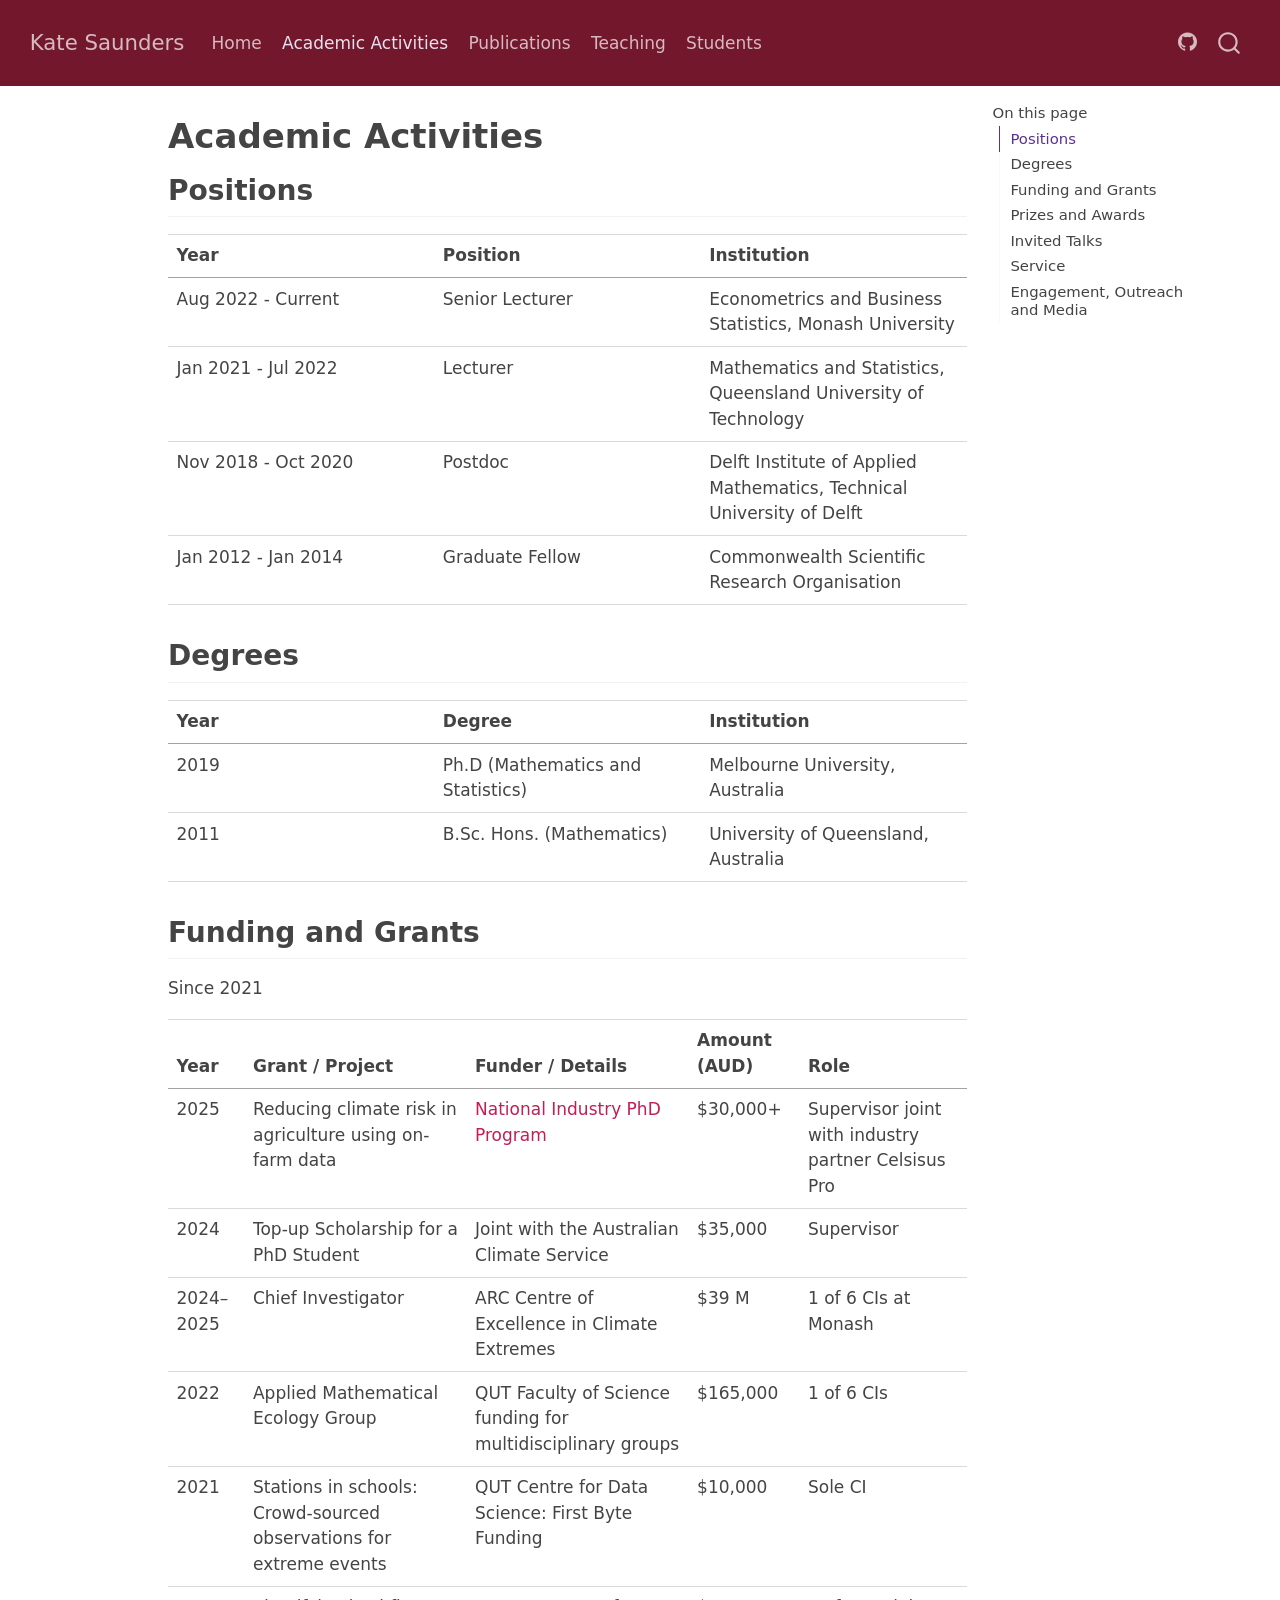
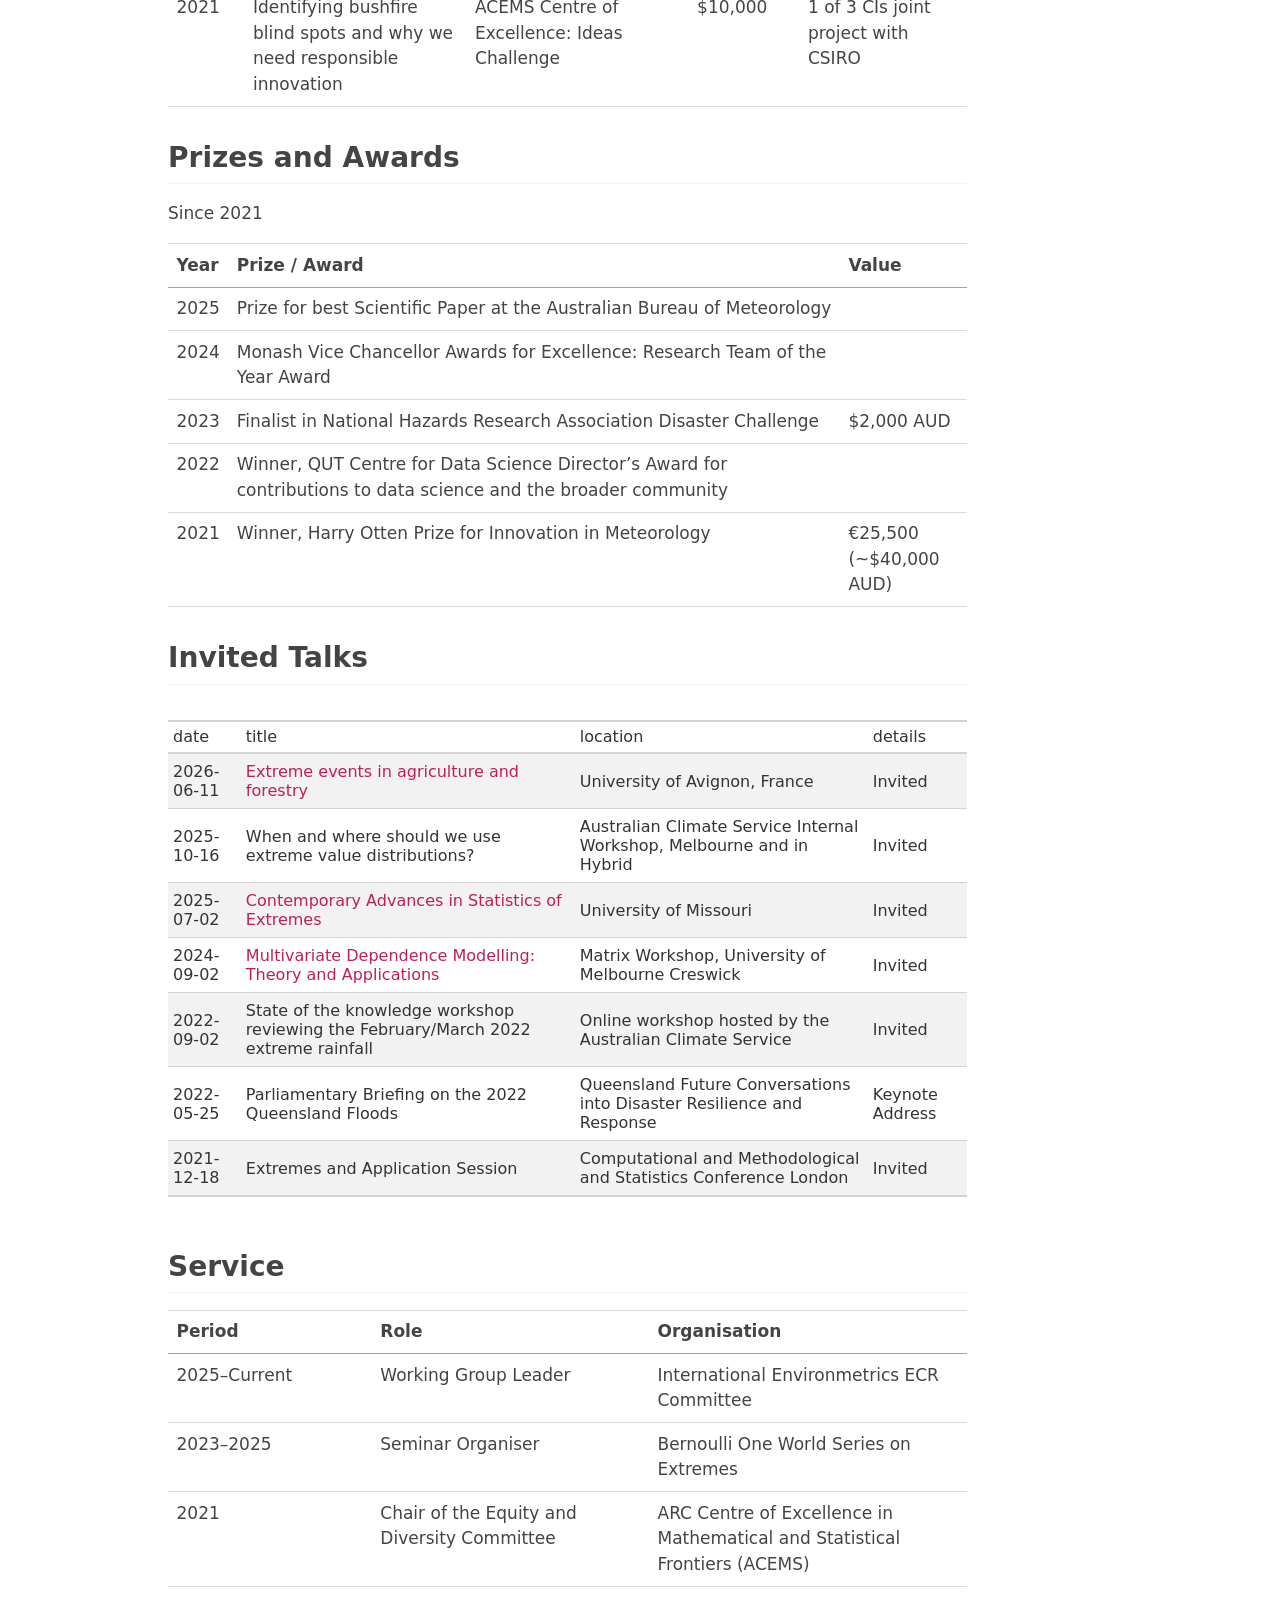
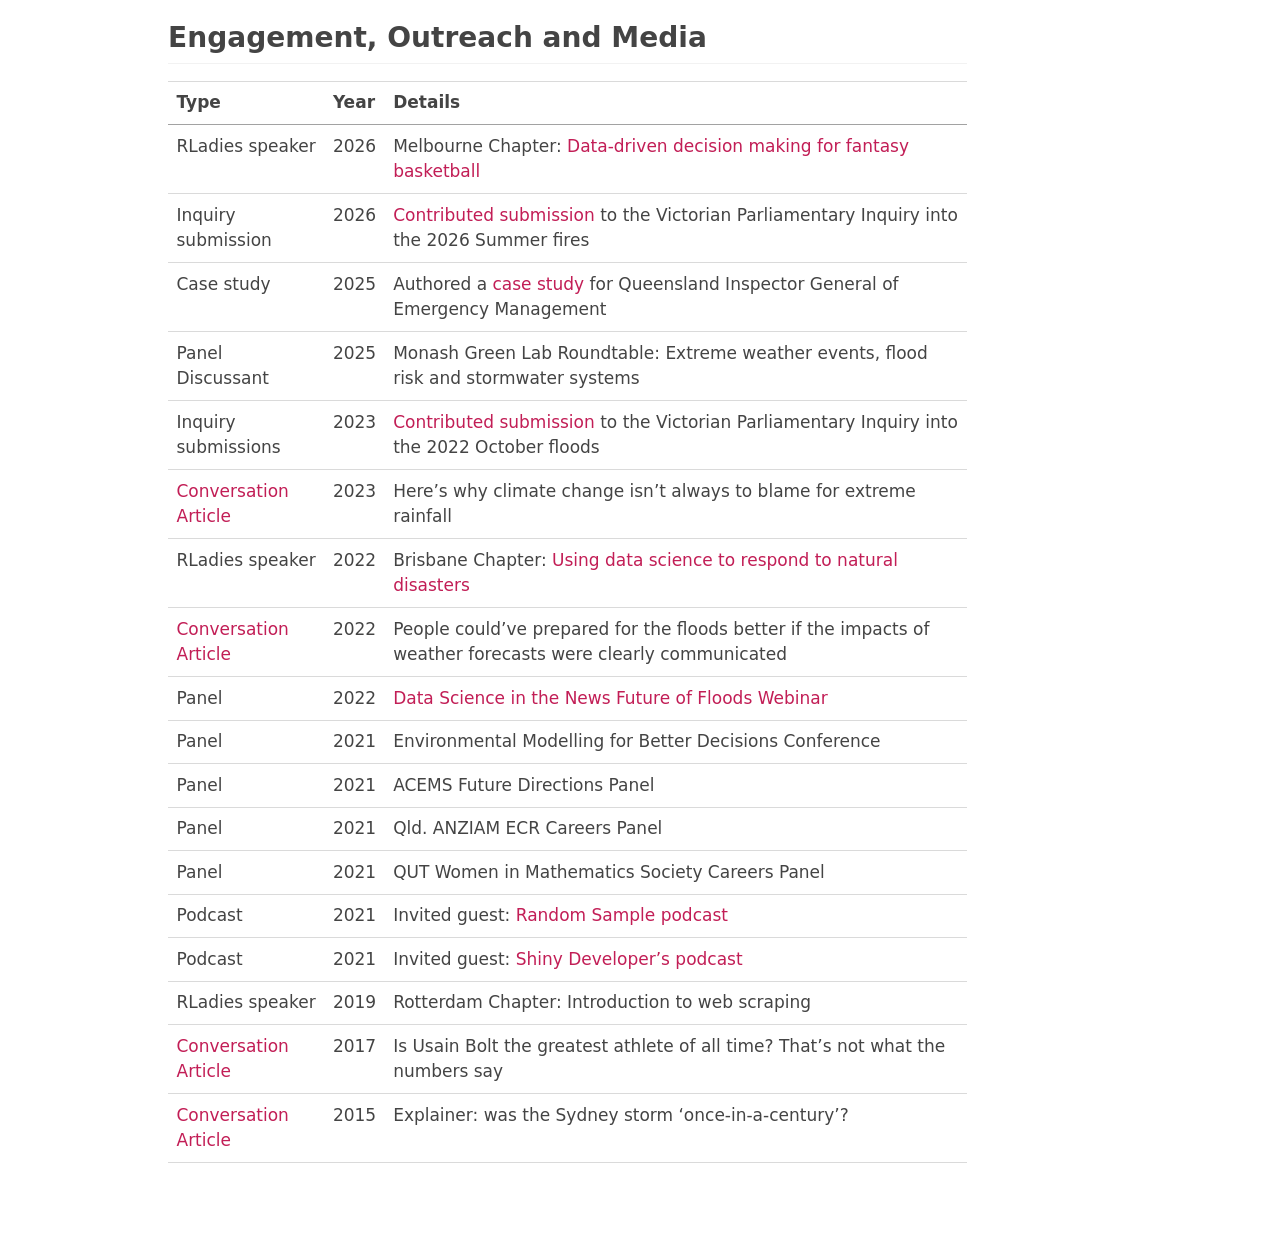
<file: docs/cv.html>
<!DOCTYPE html>
<html xmlns="http://www.w3.org/1999/xhtml" lang="en" xml:lang="en"><head>

<meta charset="utf-8">
<meta name="generator" content="quarto-1.9.36">

<meta name="viewport" content="width=device-width, initial-scale=1.0, user-scalable=yes">


<title>Academic Activities – Kate Saunders</title>
<style>
/* Default styles provided by pandoc.
** See https://pandoc.org/MANUAL.html#variables-for-html for config info.
*/
code{white-space: pre-wrap;}
span.smallcaps{font-variant: small-caps;}
div.columns{display: flex; gap: min(4vw, 1.5em);}
div.column{flex: auto; overflow-x: auto;}
div.hanging-indent{margin-left: 1.5em; text-indent: -1.5em;}
ul.task-list{list-style: none;}
ul.task-list li input[type="checkbox"] {
  width: 0.8em;
  margin: 0 0.8em 0.2em -1em; /* quarto-specific, see https://github.com/quarto-dev/quarto-cli/issues/4556 */ 
  vertical-align: middle;
}
</style>


<script src="site_libs/quarto-nav/quarto-nav.js"></script>
<script src="site_libs/quarto-nav/headroom.min.js"></script>
<script src="site_libs/clipboard/clipboard.min.js"></script>
<script src="site_libs/quarto-search/autocomplete.umd.js"></script>
<script src="site_libs/quarto-search/fuse.min.js"></script>
<script src="site_libs/quarto-search/quarto-search.js"></script>
<meta name="quarto:offset" content="./">
<link href="./logo.png" rel="icon" type="image/png">
<script src="site_libs/quarto-html/quarto.js" type="module"></script>
<script src="site_libs/quarto-html/tabsets/tabsets.js" type="module"></script>
<script src="site_libs/quarto-html/popper.min.js"></script>
<script src="site_libs/quarto-html/tippy.umd.min.js"></script>
<script src="site_libs/quarto-html/anchor.min.js"></script>
<link href="site_libs/quarto-html/tippy.css" rel="stylesheet">
<link href="site_libs/quarto-html/quarto-syntax-highlighting-845c23b38eaddc0f92fda52bfe77a8c8.css" rel="stylesheet" id="quarto-text-highlighting-styles">
<script src="site_libs/bootstrap/bootstrap.min.js"></script>
<link href="site_libs/bootstrap/bootstrap-icons.css" rel="stylesheet">
<link href="site_libs/bootstrap/bootstrap-eec5e320e63de55a0eb2338de132c8f6.min.css" rel="stylesheet" append-hash="true" id="quarto-bootstrap" data-mode="light">
<script id="quarto-search-options" type="application/json">{
  "location": "navbar",
  "copy-button": false,
  "collapse-after": 3,
  "panel-placement": "end",
  "type": "overlay",
  "limit": 50,
  "keyboard-shortcut": [
    "f",
    "/",
    "s"
  ],
  "show-item-context": false,
  "language": {
    "search-no-results-text": "No results",
    "search-matching-documents-text": "matching documents",
    "search-copy-link-title": "Copy link to search",
    "search-hide-matches-text": "Hide additional matches",
    "search-more-match-text": "more match in this document",
    "search-more-matches-text": "more matches in this document",
    "search-clear-button-title": "Clear",
    "search-text-placeholder": "",
    "search-detached-cancel-button-title": "Cancel",
    "search-submit-button-title": "Submit",
    "search-label": "Search"
  }
}</script>


</head>

<body class="nav-fixed quarto-light">

<div id="quarto-search-results"></div>
  <header id="quarto-header" class="headroom fixed-top">
    <nav class="navbar navbar-expand-lg " data-bs-theme="dark">
      <div class="navbar-container container-fluid">
      <div class="navbar-brand-container mx-auto">
    <a class="navbar-brand" href="./index.html">
    <span class="navbar-title">Kate Saunders</span>
    </a>
  </div>
            <div id="quarto-search" class="" title="Search"></div>
          <button class="navbar-toggler" type="button" data-bs-toggle="collapse" data-bs-target="#navbarCollapse" aria-controls="navbarCollapse" role="menu" aria-expanded="false" aria-label="Toggle navigation" onclick="if (window.quartoToggleHeadroom) { window.quartoToggleHeadroom(); }">
  <span class="navbar-toggler-icon"></span>
</button>
          <div class="collapse navbar-collapse" id="navbarCollapse">
            <ul class="navbar-nav navbar-nav-scroll me-auto">
  <li class="nav-item">
    <a class="nav-link" href="./index.html"> 
<span class="menu-text">Home</span></a>
  </li>  
  <li class="nav-item">
    <a class="nav-link active" href="./cv.html" aria-current="page"> 
<span class="menu-text">Academic Activities</span></a>
  </li>  
  <li class="nav-item">
    <a class="nav-link" href="./publications.html"> 
<span class="menu-text">Publications</span></a>
  </li>  
  <li class="nav-item">
    <a class="nav-link" href="./teaching.html"> 
<span class="menu-text">Teaching</span></a>
  </li>  
  <li class="nav-item">
    <a class="nav-link" href="./students.html"> 
<span class="menu-text">Students</span></a>
  </li>  
</ul>
            <ul class="navbar-nav navbar-nav-scroll ms-auto">
  <li class="nav-item compact">
    <a class="nav-link" href="https://github.com/katerobsau/website-quarto"> <i class="bi bi-github" role="img">
</i> 
<span class="menu-text"></span></a>
  </li>  
</ul>
          </div> <!-- /navcollapse -->
            <div class="quarto-navbar-tools">
</div>
      </div> <!-- /container-fluid -->
    </nav>
</header>
<!-- content -->
<div id="quarto-content" class="quarto-container page-columns page-rows-contents page-layout-article page-navbar">
<!-- sidebar -->
<!-- margin-sidebar -->
    <div id="quarto-margin-sidebar" class="sidebar margin-sidebar">
        <nav id="TOC" role="doc-toc" class="toc-active">
    <h2 id="toc-title">On this page</h2>
   
  <ul>
  <li><a href="#positions" id="toc-positions" class="nav-link active" data-scroll-target="#positions">Positions</a></li>
  <li><a href="#degrees" id="toc-degrees" class="nav-link" data-scroll-target="#degrees">Degrees</a></li>
  <li><a href="#funding-and-grants" id="toc-funding-and-grants" class="nav-link" data-scroll-target="#funding-and-grants">Funding and Grants</a></li>
  <li><a href="#prizes-and-awards" id="toc-prizes-and-awards" class="nav-link" data-scroll-target="#prizes-and-awards">Prizes and Awards</a></li>
  <li><a href="#invited-talks" id="toc-invited-talks" class="nav-link" data-scroll-target="#invited-talks">Invited Talks</a></li>
  <li><a href="#service" id="toc-service" class="nav-link" data-scroll-target="#service">Service</a></li>
  <li><a href="#engagement-outreach-and-media" id="toc-engagement-outreach-and-media" class="nav-link" data-scroll-target="#engagement-outreach-and-media">Engagement, Outreach and Media</a></li>
  </ul>
</nav>
    </div>
<!-- main -->
<main class="content" id="quarto-document-content">

<header id="title-block-header" class="quarto-title-block default">
<div class="quarto-title">
<h1 class="title">Academic Activities</h1>
</div>



<div class="quarto-title-meta">

    
  
    
  </div>
  


</header>


<!-- TODO: research visits, fun, workshop organisation -->
<section id="positions" class="level2">
<h2 class="anchored" data-anchor-id="positions">Positions</h2>
<table class="caption-top table">
<colgroup>
<col style="width: 33%">
<col style="width: 33%">
<col style="width: 33%">
</colgroup>
<thead>
<tr class="header">
<th style="text-align: left;">Year</th>
<th style="text-align: left;">Position</th>
<th style="text-align: left;">Institution</th>
</tr>
</thead>
<tbody>
<tr class="odd">
<td style="text-align: left;">Aug 2022 - Current</td>
<td style="text-align: left;">Senior Lecturer</td>
<td style="text-align: left;">Econometrics and Business Statistics, Monash University</td>
</tr>
<tr class="even">
<td style="text-align: left;">Jan 2021 - Jul 2022</td>
<td style="text-align: left;">Lecturer</td>
<td style="text-align: left;">Mathematics and Statistics, Queensland University of Technology</td>
</tr>
<tr class="odd">
<td style="text-align: left;">Nov 2018 - Oct 2020</td>
<td style="text-align: left;">Postdoc</td>
<td style="text-align: left;">Delft Institute of Applied Mathematics, Technical University of Delft</td>
</tr>
<tr class="even">
<td style="text-align: left;">Jan 2012 - Jan 2014</td>
<td style="text-align: left;">Graduate Fellow</td>
<td style="text-align: left;">Commonwealth Scientific Research Organisation</td>
</tr>
</tbody>
</table>
</section>
<section id="degrees" class="level2">
<h2 class="anchored" data-anchor-id="degrees">Degrees</h2>
<table class="caption-top table">
<colgroup>
<col style="width: 33%">
<col style="width: 33%">
<col style="width: 33%">
</colgroup>
<thead>
<tr class="header">
<th style="text-align: left;">Year</th>
<th style="text-align: left;">Degree</th>
<th style="text-align: left;">Institution</th>
</tr>
</thead>
<tbody>
<tr class="odd">
<td style="text-align: left;">2019</td>
<td style="text-align: left;">Ph.D (Mathematics and Statistics)</td>
<td style="text-align: left;">Melbourne University, Australia</td>
</tr>
<tr class="even">
<td style="text-align: left;">2011</td>
<td style="text-align: left;">B.Sc. Hons. (Mathematics)</td>
<td style="text-align: left;">University of Queensland, Australia</td>
</tr>
</tbody>
</table>
</section>
<section id="funding-and-grants" class="level2">
<h2 class="anchored" data-anchor-id="funding-and-grants">Funding and Grants</h2>
<p>Since 2021</p>
<table class="caption-top table">
<thead>
<tr class="header">
<th>Year</th>
<th style="text-align: left;">Grant / Project</th>
<th style="text-align: left;">Funder / Details</th>
<th>Amount (AUD)</th>
<th style="text-align: left;">Role</th>
</tr>
</thead>
<tbody>
<tr class="odd">
<td>2025</td>
<td style="text-align: left;">Reducing climate risk in agriculture using on-farm data</td>
<td style="text-align: left;"><a href="https://www.education.gov.au/national-industry-phd-program/resources/national-industry-phd-program-round-7-successful-projects">National Industry PhD Program</a></td>
<td>$30,000+</td>
<td style="text-align: left;">Supervisor joint with industry partner Celsisus Pro</td>
</tr>
<tr class="even">
<td>2024</td>
<td style="text-align: left;">Top-up Scholarship for a PhD Student</td>
<td style="text-align: left;">Joint with the Australian Climate Service</td>
<td>$35,000</td>
<td style="text-align: left;">Supervisor</td>
</tr>
<tr class="odd">
<td>2024–2025</td>
<td style="text-align: left;">Chief Investigator</td>
<td style="text-align: left;">ARC Centre of Excellence in Climate Extremes</td>
<td>$39 M</td>
<td style="text-align: left;">1 of 6 CIs at Monash</td>
</tr>
<tr class="even">
<td>2022</td>
<td style="text-align: left;">Applied Mathematical Ecology Group</td>
<td style="text-align: left;">QUT Faculty of Science funding for multidisciplinary groups</td>
<td>$165,000</td>
<td style="text-align: left;">1 of 6 CIs</td>
</tr>
<tr class="odd">
<td>2021</td>
<td style="text-align: left;">Stations in schools: Crowd-sourced observations for extreme events</td>
<td style="text-align: left;">QUT Centre for Data Science: First Byte Funding</td>
<td>$10,000</td>
<td style="text-align: left;">Sole CI</td>
</tr>
<tr class="even">
<td>2021</td>
<td style="text-align: left;">Identifying bushfire blind spots and why we need responsible innovation</td>
<td style="text-align: left;">ACEMS Centre of Excellence: Ideas Challenge</td>
<td>$10,000</td>
<td style="text-align: left;">1 of 3 CIs joint project with CSIRO</td>
</tr>
</tbody>
</table>
</section>
<section id="prizes-and-awards" class="level2">
<h2 class="anchored" data-anchor-id="prizes-and-awards">Prizes and Awards</h2>
<p>Since 2021</p>
<table class="caption-top table">
<colgroup>
<col style="width: 4%">
<col style="width: 79%">
<col style="width: 16%">
</colgroup>
<thead>
<tr class="header">
<th>Year</th>
<th style="text-align: left;">Prize / Award</th>
<th>Value</th>
</tr>
</thead>
<tbody>
<tr class="odd">
<td>2025</td>
<td style="text-align: left;">Prize for best Scientific Paper at the Australian Bureau of Meteorology</td>
<td></td>
</tr>
<tr class="even">
<td>2024</td>
<td style="text-align: left;">Monash Vice Chancellor Awards for Excellence: Research Team of the Year Award</td>
<td></td>
</tr>
<tr class="odd">
<td>2023</td>
<td style="text-align: left;">Finalist in National Hazards Research Association Disaster Challenge</td>
<td>$2,000 AUD</td>
</tr>
<tr class="even">
<td>2022</td>
<td style="text-align: left;">Winner, QUT Centre for Data Science Director’s Award for contributions to data science and the broader community</td>
<td></td>
</tr>
<tr class="odd">
<td>2021</td>
<td style="text-align: left;">Winner, Harry Otten Prize for Innovation in Meteorology</td>
<td>€25,500 (~$40,000 AUD)</td>
</tr>
</tbody>
</table>
</section>
<section id="invited-talks" class="level2">
<h2 class="anchored" data-anchor-id="invited-talks">Invited Talks</h2>
<!-- #TODO: Add invited seminars -->
<!-- #TODO: Add a column for title and workshop -->
<!-- #TODO: Want to capitalise titles -->
<!-- #TODO: Make date columns-->
<div class="cell">
<div class="cell-output-display">
<div id="gzkniivoxl" style="padding-left:0px;padding-right:0px;padding-top:10px;padding-bottom:10px;overflow-x:auto;overflow-y:auto;width:auto;height:auto;">
<style>#gzkniivoxl table {
  font-family: system-ui, 'Segoe UI', Roboto, Helvetica, Arial, sans-serif, 'Apple Color Emoji', 'Segoe UI Emoji', 'Segoe UI Symbol', 'Noto Color Emoji';
  -webkit-font-smoothing: antialiased;
  -moz-osx-font-smoothing: grayscale;
}

#gzkniivoxl thead, #gzkniivoxl tbody, #gzkniivoxl tfoot, #gzkniivoxl tr, #gzkniivoxl td, #gzkniivoxl th {
  border-style: none;
}

#gzkniivoxl p {
  margin: 0;
  padding: 0;
}

#gzkniivoxl .gt_table {
  display: table;
  border-collapse: collapse;
  line-height: normal;
  margin-left: auto;
  margin-right: auto;
  color: #333333;
  font-size: 16px;
  font-weight: normal;
  font-style: normal;
  background-color: #FFFFFF;
  width: auto;
  border-top-style: solid;
  border-top-width: 2px;
  border-top-color: #A8A8A8;
  border-right-style: none;
  border-right-width: 2px;
  border-right-color: #D3D3D3;
  border-bottom-style: solid;
  border-bottom-width: 2px;
  border-bottom-color: #A8A8A8;
  border-left-style: none;
  border-left-width: 2px;
  border-left-color: #D3D3D3;
}

#gzkniivoxl .gt_caption {
  padding-top: 4px;
  padding-bottom: 4px;
}

#gzkniivoxl .gt_title {
  color: #333333;
  font-size: 125%;
  font-weight: initial;
  padding-top: 4px;
  padding-bottom: 4px;
  padding-left: 5px;
  padding-right: 5px;
  border-bottom-color: #FFFFFF;
  border-bottom-width: 0;
}

#gzkniivoxl .gt_subtitle {
  color: #333333;
  font-size: 85%;
  font-weight: initial;
  padding-top: 3px;
  padding-bottom: 5px;
  padding-left: 5px;
  padding-right: 5px;
  border-top-color: #FFFFFF;
  border-top-width: 0;
}

#gzkniivoxl .gt_heading {
  background-color: #FFFFFF;
  text-align: center;
  border-bottom-color: #FFFFFF;
  border-left-style: none;
  border-left-width: 1px;
  border-left-color: #D3D3D3;
  border-right-style: none;
  border-right-width: 1px;
  border-right-color: #D3D3D3;
}

#gzkniivoxl .gt_bottom_border {
  border-bottom-style: solid;
  border-bottom-width: 2px;
  border-bottom-color: #D3D3D3;
}

#gzkniivoxl .gt_col_headings {
  border-top-style: solid;
  border-top-width: 2px;
  border-top-color: #D3D3D3;
  border-bottom-style: solid;
  border-bottom-width: 2px;
  border-bottom-color: #D3D3D3;
  border-left-style: none;
  border-left-width: 1px;
  border-left-color: #D3D3D3;
  border-right-style: none;
  border-right-width: 1px;
  border-right-color: #D3D3D3;
}

#gzkniivoxl .gt_col_heading {
  color: #333333;
  background-color: #FFFFFF;
  font-size: 100%;
  font-weight: normal;
  text-transform: inherit;
  border-left-style: none;
  border-left-width: 1px;
  border-left-color: #D3D3D3;
  border-right-style: none;
  border-right-width: 1px;
  border-right-color: #D3D3D3;
  vertical-align: bottom;
  padding-top: 5px;
  padding-bottom: 6px;
  padding-left: 5px;
  padding-right: 5px;
  overflow-x: hidden;
}

#gzkniivoxl .gt_column_spanner_outer {
  color: #333333;
  background-color: #FFFFFF;
  font-size: 100%;
  font-weight: normal;
  text-transform: inherit;
  padding-top: 0;
  padding-bottom: 0;
  padding-left: 4px;
  padding-right: 4px;
}

#gzkniivoxl .gt_column_spanner_outer:first-child {
  padding-left: 0;
}

#gzkniivoxl .gt_column_spanner_outer:last-child {
  padding-right: 0;
}

#gzkniivoxl .gt_column_spanner {
  border-bottom-style: solid;
  border-bottom-width: 2px;
  border-bottom-color: #D3D3D3;
  vertical-align: bottom;
  padding-top: 5px;
  padding-bottom: 5px;
  overflow-x: hidden;
  display: inline-block;
  width: 100%;
}

#gzkniivoxl .gt_spanner_row {
  border-bottom-style: hidden;
}

#gzkniivoxl .gt_group_heading {
  padding-top: 8px;
  padding-bottom: 8px;
  padding-left: 5px;
  padding-right: 5px;
  color: #333333;
  background-color: #FFFFFF;
  font-size: 100%;
  font-weight: initial;
  text-transform: inherit;
  border-top-style: solid;
  border-top-width: 2px;
  border-top-color: #D3D3D3;
  border-bottom-style: solid;
  border-bottom-width: 2px;
  border-bottom-color: #D3D3D3;
  border-left-style: none;
  border-left-width: 1px;
  border-left-color: #D3D3D3;
  border-right-style: none;
  border-right-width: 1px;
  border-right-color: #D3D3D3;
  vertical-align: middle;
  text-align: left;
}

#gzkniivoxl .gt_empty_group_heading {
  padding: 0.5px;
  color: #333333;
  background-color: #FFFFFF;
  font-size: 100%;
  font-weight: initial;
  border-top-style: solid;
  border-top-width: 2px;
  border-top-color: #D3D3D3;
  border-bottom-style: solid;
  border-bottom-width: 2px;
  border-bottom-color: #D3D3D3;
  vertical-align: middle;
}

#gzkniivoxl .gt_from_md > :first-child {
  margin-top: 0;
}

#gzkniivoxl .gt_from_md > :last-child {
  margin-bottom: 0;
}

#gzkniivoxl .gt_row {
  padding-top: 8px;
  padding-bottom: 8px;
  padding-left: 5px;
  padding-right: 5px;
  margin: 10px;
  border-top-style: solid;
  border-top-width: 1px;
  border-top-color: #D3D3D3;
  border-left-style: none;
  border-left-width: 1px;
  border-left-color: #D3D3D3;
  border-right-style: none;
  border-right-width: 1px;
  border-right-color: #D3D3D3;
  vertical-align: middle;
  overflow-x: hidden;
}

#gzkniivoxl .gt_stub {
  color: #333333;
  background-color: #FFFFFF;
  font-size: 100%;
  font-weight: initial;
  text-transform: inherit;
  border-right-style: solid;
  border-right-width: 2px;
  border-right-color: #D3D3D3;
  padding-left: 5px;
  padding-right: 5px;
}

#gzkniivoxl .gt_stub_row_group {
  color: #333333;
  background-color: #FFFFFF;
  font-size: 100%;
  font-weight: initial;
  text-transform: inherit;
  border-right-style: solid;
  border-right-width: 2px;
  border-right-color: #D3D3D3;
  padding-left: 5px;
  padding-right: 5px;
  vertical-align: top;
}

#gzkniivoxl .gt_row_group_first td {
  border-top-width: 2px;
}

#gzkniivoxl .gt_row_group_first th {
  border-top-width: 2px;
}

#gzkniivoxl .gt_summary_row {
  color: #333333;
  background-color: #FFFFFF;
  text-transform: inherit;
  padding-top: 8px;
  padding-bottom: 8px;
  padding-left: 5px;
  padding-right: 5px;
}

#gzkniivoxl .gt_first_summary_row {
  border-top-style: solid;
  border-top-color: #D3D3D3;
}

#gzkniivoxl .gt_first_summary_row.thick {
  border-top-width: 2px;
}

#gzkniivoxl .gt_last_summary_row {
  padding-top: 8px;
  padding-bottom: 8px;
  padding-left: 5px;
  padding-right: 5px;
  border-bottom-style: solid;
  border-bottom-width: 2px;
  border-bottom-color: #D3D3D3;
}

#gzkniivoxl .gt_grand_summary_row {
  color: #333333;
  background-color: #FFFFFF;
  text-transform: inherit;
  padding-top: 8px;
  padding-bottom: 8px;
  padding-left: 5px;
  padding-right: 5px;
}

#gzkniivoxl .gt_first_grand_summary_row {
  padding-top: 8px;
  padding-bottom: 8px;
  padding-left: 5px;
  padding-right: 5px;
  border-top-style: double;
  border-top-width: 6px;
  border-top-color: #D3D3D3;
}

#gzkniivoxl .gt_last_grand_summary_row_top {
  padding-top: 8px;
  padding-bottom: 8px;
  padding-left: 5px;
  padding-right: 5px;
  border-bottom-style: double;
  border-bottom-width: 6px;
  border-bottom-color: #D3D3D3;
}

#gzkniivoxl .gt_striped {
  background-color: rgba(128, 128, 128, 0.05);
}

#gzkniivoxl .gt_table_body {
  border-top-style: solid;
  border-top-width: 2px;
  border-top-color: #D3D3D3;
  border-bottom-style: solid;
  border-bottom-width: 2px;
  border-bottom-color: #D3D3D3;
}

#gzkniivoxl .gt_footnotes {
  color: #333333;
  background-color: #FFFFFF;
  border-bottom-style: none;
  border-bottom-width: 2px;
  border-bottom-color: #D3D3D3;
  border-left-style: none;
  border-left-width: 2px;
  border-left-color: #D3D3D3;
  border-right-style: none;
  border-right-width: 2px;
  border-right-color: #D3D3D3;
}

#gzkniivoxl .gt_footnote {
  margin: 0px;
  font-size: 90%;
  padding-top: 4px;
  padding-bottom: 4px;
  padding-left: 5px;
  padding-right: 5px;
}

#gzkniivoxl .gt_sourcenotes {
  color: #333333;
  background-color: #FFFFFF;
  border-bottom-style: none;
  border-bottom-width: 2px;
  border-bottom-color: #D3D3D3;
  border-left-style: none;
  border-left-width: 2px;
  border-left-color: #D3D3D3;
  border-right-style: none;
  border-right-width: 2px;
  border-right-color: #D3D3D3;
}

#gzkniivoxl .gt_sourcenote {
  font-size: 90%;
  padding-top: 4px;
  padding-bottom: 4px;
  padding-left: 5px;
  padding-right: 5px;
}

#gzkniivoxl .gt_left {
  text-align: left;
}

#gzkniivoxl .gt_center {
  text-align: center;
}

#gzkniivoxl .gt_right {
  text-align: right;
  font-variant-numeric: tabular-nums;
}

#gzkniivoxl .gt_font_normal {
  font-weight: normal;
}

#gzkniivoxl .gt_font_bold {
  font-weight: bold;
}

#gzkniivoxl .gt_font_italic {
  font-style: italic;
}

#gzkniivoxl .gt_super {
  font-size: 65%;
}

#gzkniivoxl .gt_footnote_marks {
  font-size: 75%;
  vertical-align: 0.4em;
  position: initial;
}

#gzkniivoxl .gt_asterisk {
  font-size: 100%;
  vertical-align: 0;
}

#gzkniivoxl .gt_indent_1 {
  text-indent: 5px;
}

#gzkniivoxl .gt_indent_2 {
  text-indent: 10px;
}

#gzkniivoxl .gt_indent_3 {
  text-indent: 15px;
}

#gzkniivoxl .gt_indent_4 {
  text-indent: 20px;
}

#gzkniivoxl .gt_indent_5 {
  text-indent: 25px;
}

#gzkniivoxl .katex-display {
  display: inline-flex !important;
  margin-bottom: 0.75em !important;
}

#gzkniivoxl div.Reactable > div.rt-table > div.rt-thead > div.rt-tr.rt-tr-group-header > div.rt-th-group:after {
  height: 0px !important;
}
</style>

<table class="gt_table caption-top table table-sm table-striped small" data-quarto-bootstrap="false">
<thead>
<tr class="gt_col_headings header">
<th id="date" class="gt_col_heading gt_columns_bottom_border gt_left" data-quarto-table-cell-role="th" scope="col">date</th>
<th id="titlelink" class="gt_col_heading gt_columns_bottom_border gt_left" data-quarto-table-cell-role="th" scope="col">title</th>
<th id="location" class="gt_col_heading gt_columns_bottom_border gt_left" data-quarto-table-cell-role="th" scope="col">location</th>
<th id="details" class="gt_col_heading gt_columns_bottom_border gt_left" data-quarto-table-cell-role="th" scope="col">details</th>
</tr>
</thead>
<tbody class="gt_table_body">
<tr class="odd">
<td class="gt_row gt_left" headers="date">2026-06-11</td>
<td class="gt_row gt_left" headers="titlelink"><a href="https://extremes2026.sciencesconf.org/">Extreme events in agriculture and forestry</a></td>
<td class="gt_row gt_left" headers="location">University of Avignon, France</td>
<td class="gt_row gt_left" headers="details">Invited</td>
</tr>
<tr class="even">
<td class="gt_row gt_left" headers="date">2025-10-16</td>
<td class="gt_row gt_left" headers="titlelink">When and where should we use extreme value distributions?</td>
<td class="gt_row gt_left" headers="location">Australian Climate Service Internal Workshop, Melbourne and in Hybrid</td>
<td class="gt_row gt_left" headers="details">Invited</td>
</tr>
<tr class="odd">
<td class="gt_row gt_left" headers="date">2025-07-02</td>
<td class="gt_row gt_left" headers="titlelink"><a href="https://stat.missouri.edu/case-speakers">Contemporary Advances in Statistics of Extremes</a></td>
<td class="gt_row gt_left" headers="location">University of Missouri</td>
<td class="gt_row gt_left" headers="details">Invited</td>
</tr>
<tr class="even">
<td class="gt_row gt_left" headers="date">2024-09-02</td>
<td class="gt_row gt_left" headers="titlelink"><a href="https://www.matrix-inst.org.au/events/multivariate-dependence-modeling-theory-and-applications/">Multivariate Dependence Modelling: Theory and Applications</a></td>
<td class="gt_row gt_left" headers="location">Matrix Workshop, University of Melbourne Creswick</td>
<td class="gt_row gt_left" headers="details">Invited</td>
</tr>
<tr class="odd">
<td class="gt_row gt_left" headers="date">2022-09-02</td>
<td class="gt_row gt_left" headers="titlelink">State of the knowledge workshop reviewing the February/March 2022 extreme rainfall</td>
<td class="gt_row gt_left" headers="location">Online workshop hosted by the Australian Climate Service</td>
<td class="gt_row gt_left" headers="details">Invited</td>
</tr>
<tr class="even">
<td class="gt_row gt_left" headers="date">2022-05-25</td>
<td class="gt_row gt_left" headers="titlelink">Parliamentary Briefing on the 2022 Queensland Floods</td>
<td class="gt_row gt_left" headers="location">Queensland Future Conversations into Disaster Resilience and Response</td>
<td class="gt_row gt_left" headers="details">Keynote Address</td>
</tr>
<tr class="odd">
<td class="gt_row gt_left" headers="date">2021-12-18</td>
<td class="gt_row gt_left" headers="titlelink">Extremes and Application Session</td>
<td class="gt_row gt_left" headers="location">Computational and Methodological and Statistics Conference London</td>
<td class="gt_row gt_left" headers="details">Invited</td>
</tr>
</tbody>
</table>

</div>
</div>
</div>
</section>
<section id="service" class="level2">
<h2 class="anchored" data-anchor-id="service">Service</h2>
<table class="caption-top table">
<colgroup>
<col style="width: 25%">
<col style="width: 34%">
<col style="width: 39%">
</colgroup>
<thead>
<tr class="header">
<th style="text-align: left;">Period</th>
<th style="text-align: left;">Role</th>
<th style="text-align: left;">Organisation</th>
</tr>
</thead>
<tbody>
<tr class="odd">
<td style="text-align: left;">2025–Current</td>
<td style="text-align: left;">Working Group Leader</td>
<td style="text-align: left;">International Environmetrics ECR Committee</td>
</tr>
<tr class="even">
<td style="text-align: left;">2023–2025</td>
<td style="text-align: left;">Seminar Organiser</td>
<td style="text-align: left;">Bernoulli One World Series on Extremes</td>
</tr>
<tr class="odd">
<td style="text-align: left;">2021</td>
<td style="text-align: left;">Chair of the Equity and Diversity Committee</td>
<td style="text-align: left;">ARC Centre of Excellence in Mathematical and Statistical Frontiers (ACEMS)</td>
</tr>
</tbody>
</table>
</section>
<section id="engagement-outreach-and-media" class="level2">
<h2 class="anchored" data-anchor-id="engagement-outreach-and-media">Engagement, Outreach and Media</h2>
<table class="caption-top table">
<thead>
<tr class="header">
<th style="text-align: left;">Type</th>
<th style="text-align: left;">Year</th>
<th style="text-align: left;">Details</th>
</tr>
</thead>
<tbody>
<tr class="odd">
<td style="text-align: left;">RLadies speaker</td>
<td style="text-align: left;">2026</td>
<td style="text-align: left;">Melbourne Chapter: <a href="https://www.youtube.com/watch?v=zUCAKb37oxY&amp;t=1276s">Data-driven decision making for fantasy basketball</a></td>
</tr>
<tr class="even">
<td style="text-align: left;">Inquiry submission</td>
<td style="text-align: left;">2026</td>
<td style="text-align: left;"><a href="https://www.parliament.vic.gov.au/4a3811/contentassets/b6c636af192f4cf898aac8ab13ea3106/submission-documents/409.-kate-saunders_redacted.pdf">Contributed submission</a> to the Victorian Parliamentary Inquiry into the 2026 Summer fires</td>
</tr>
<tr class="odd">
<td style="text-align: left;">Case study</td>
<td style="text-align: left;">2025</td>
<td style="text-align: left;">Authored a <a href="https://www.igem.qld.gov.au/research/case-studies/data-driven-recommendations-enhancing-real-time-natural-hazards-warnings-case">case study</a> for Queensland Inspector General of Emergency Management</td>
</tr>
<tr class="even">
<td style="text-align: left;">Panel Discussant</td>
<td style="text-align: left;">2025</td>
<td style="text-align: left;">Monash Green Lab Roundtable: Extreme weather events, flood risk and stormwater systems</td>
</tr>
<tr class="odd">
<td style="text-align: left;">Inquiry submissions</td>
<td style="text-align: left;">2023</td>
<td style="text-align: left;"><a href="https://www.parliament.vic.gov.au/4ae499/contentassets/b5859319e7134e81b26296e5197bb765/submission-documents/675.-dr-kate-saunders_redacted.pdf">Contributed submission</a> to the Victorian Parliamentary Inquiry into the 2022 October floods</td>
</tr>
<tr class="even">
<td style="text-align: left;"><a href="https://theconversation.com/heres-why-climate-change-isnt-always-to-blame-for-extreme-rainfall-206958">Conversation Article</a></td>
<td style="text-align: left;">2023</td>
<td style="text-align: left;">Here’s why climate change isn’t always to blame for extreme rainfall</td>
</tr>
<tr class="odd">
<td style="text-align: left;">RLadies speaker</td>
<td style="text-align: left;">2022</td>
<td style="text-align: left;">Brisbane Chapter: <a href="https://www.youtube.com/watch?v=5VFlbqbAUHU">Using data science to respond to natural disasters</a></td>
</tr>
<tr class="even">
<td style="text-align: left;"><a href="https://theconversation.com/people-couldve-prepared-for-the-floods-better-if-the-impacts-of-weather-forecasts-were-clearly-communicated-178309">Conversation Article</a></td>
<td style="text-align: left;">2022</td>
<td style="text-align: left;">People could’ve prepared for the floods better if the impacts of weather forecasts were clearly communicated</td>
</tr>
<tr class="odd">
<td style="text-align: left;">Panel</td>
<td style="text-align: left;">2022</td>
<td style="text-align: left;"><a href="https://www.youtube.com/watch?v=cZjBXCiL7JA">Data Science in the News Future of Floods Webinar</a></td>
</tr>
<tr class="even">
<td style="text-align: left;">Panel</td>
<td style="text-align: left;">2021</td>
<td style="text-align: left;">Environmental Modelling for Better Decisions Conference</td>
</tr>
<tr class="odd">
<td style="text-align: left;">Panel</td>
<td style="text-align: left;">2021</td>
<td style="text-align: left;">ACEMS Future Directions Panel</td>
</tr>
<tr class="even">
<td style="text-align: left;">Panel</td>
<td style="text-align: left;">2021</td>
<td style="text-align: left;">Qld. ANZIAM ECR Careers Panel</td>
</tr>
<tr class="odd">
<td style="text-align: left;">Panel</td>
<td style="text-align: left;">2021</td>
<td style="text-align: left;">QUT Women in Mathematics Society Careers Panel</td>
</tr>
<tr class="even">
<td style="text-align: left;">Podcast</td>
<td style="text-align: left;">2021</td>
<td style="text-align: left;">Invited guest: <a href="https://www.therandomsample.com.au/podcast/using-stats-to-crowdsource-the-weather/">Random Sample podcast</a></td>
</tr>
<tr class="odd">
<td style="text-align: left;">Podcast</td>
<td style="text-align: left;">2021</td>
<td style="text-align: left;">Invited guest: <a href="https://www.youtube.com/watch?v=XqLx233W97U">Shiny Developer’s podcast</a></td>
</tr>
<tr class="even">
<td style="text-align: left;">RLadies speaker</td>
<td style="text-align: left;">2019</td>
<td style="text-align: left;">Rotterdam Chapter: Introduction to web scraping</td>
</tr>
<tr class="odd">
<td style="text-align: left;"><a href="https://theconversation.com/is-usain-bolt-the-greatest-athlete-of-all-time-thats-not-what-the-numbers-say-82212">Conversation Article</a></td>
<td style="text-align: left;">2017</td>
<td style="text-align: left;">Is Usain Bolt the greatest athlete of all time? That’s not what the numbers say</td>
</tr>
<tr class="even">
<td style="text-align: left;"><a href="https://theconversation.com/explainer-was-the-sydney-storm-once-in-a-century-40824">Conversation Article</a></td>
<td style="text-align: left;">2015</td>
<td style="text-align: left;">Explainer: was the Sydney storm ‘once‑in‑a‑century’?</td>
</tr>
</tbody>
</table>
<!-- ## Visits -->
<!-- | dates | institution | -->
<!-- |:------|:------| -->
<!-- | Jun 17-21, 2024 | Turing Institute, London, UK | -->
<!-- | Mar-Jul, 2023 | EWHA Womens University, Seoul, South Korea | -->
<!-- | Jan-May 2008 | Isaac Newton Institute for Mathematical Sciences, Cambridge University, UK | -->
<!-- | Feb-May 2004 | Statistics, Macquarie University,  Australia | -->
<!-- | Jul 2002 | University of Augsburg, Germany | -->
<!-- | Dec 2001 |  AT&T Labs, Florham Park, NJ| -->
<!-- | Oct 2000 | 3D Visual Data Mining Group, University of Aalborg, Denmark | -->
<!-- | Apr-Jun 2000 | Lucent Technologies, Indian Hill, IL | -->
<!-- | Jan-Apr 2000 | BiometricsSA, Adelaide, Australia | -->
<!-- | Oct 1999 | Pfizer Inc, Groton, CT | -->
<!-- | Jun-Jul 1999, Oct- Nov 1998 | National Research Center for Statistics and the Environment, University of Washington, Seattle, WA | -->
<!-- | Jun-Aug 1997, Jul- Sep 1999 | Stanford University, CA | -->
<!-- | Mar 1996, Mar 1995, Nov 1994 | AT&T Bell Labs, Murray Hill, NJ | -->
<!-- | Aug 1994 | Humboldt University, Berlin, Germany | -->
<!-- | Jul 1994, Jul 1993, Jul 1991 | Centre for Mathematics and its Applications, Australian National University | -->


</section>

</main> <!-- /main -->
<script id="quarto-html-after-body" type="application/javascript">
  window.document.addEventListener("DOMContentLoaded", function (event) {
    const icon = "";
    const anchorJS = new window.AnchorJS();
    anchorJS.options = {
      placement: 'right',
      icon: icon
    };
    anchorJS.add('.anchored');
    const isCodeAnnotation = (el) => {
      for (const clz of el.classList) {
        if (clz.startsWith('code-annotation-')) {                     
          return true;
        }
      }
      return false;
    }
    const onCopySuccess = function(e) {
      // button target
      const button = e.trigger;
      // don't keep focus
      button.blur();
      // flash "checked"
      button.classList.add('code-copy-button-checked');
      var currentTitle = button.getAttribute("title");
      button.setAttribute("title", "Copied!");
      let tooltip;
      if (window.bootstrap) {
        button.setAttribute("data-bs-toggle", "tooltip");
        button.setAttribute("data-bs-placement", "left");
        button.setAttribute("data-bs-title", "Copied!");
        tooltip = new bootstrap.Tooltip(button, 
          { trigger: "manual", 
            customClass: "code-copy-button-tooltip",
            offset: [0, -8]});
        tooltip.show();    
      }
      setTimeout(function() {
        if (tooltip) {
          tooltip.hide();
          button.removeAttribute("data-bs-title");
          button.removeAttribute("data-bs-toggle");
          button.removeAttribute("data-bs-placement");
        }
        button.setAttribute("title", currentTitle);
        button.classList.remove('code-copy-button-checked');
      }, 1000);
      // clear code selection
      e.clearSelection();
    }
    const getTextToCopy = function(trigger) {
      const outerScaffold = trigger.parentElement.cloneNode(true);
      const codeEl = outerScaffold.querySelector('code');
      for (const childEl of codeEl.children) {
        if (isCodeAnnotation(childEl)) {
          childEl.remove();
        }
      }
      return codeEl.innerText;
    }
    const clipboard = new window.ClipboardJS('.code-copy-button:not([data-in-quarto-modal])', {
      text: getTextToCopy
    });
    clipboard.on('success', onCopySuccess);
    if (window.document.getElementById('quarto-embedded-source-code-modal')) {
      const clipboardModal = new window.ClipboardJS('.code-copy-button[data-in-quarto-modal]', {
        text: getTextToCopy,
        container: window.document.getElementById('quarto-embedded-source-code-modal')
      });
      clipboardModal.on('success', onCopySuccess);
    }
      var localhostRegex = new RegExp(/^(?:http|https):\/\/localhost\:?[0-9]*\//);
      var mailtoRegex = new RegExp(/^mailto:/);
        var filterRegex = new RegExp("https:\/\/katerobsau\.github\.io\/website-quarto\/");
      var isInternal = (href) => {
          return filterRegex.test(href) || localhostRegex.test(href) || mailtoRegex.test(href);
      }
      // Inspect non-navigation links and adorn them if external
     var links = window.document.querySelectorAll('a[href]:not(.nav-link):not(.navbar-brand):not(.toc-action):not(.sidebar-link):not(.sidebar-item-toggle):not(.pagination-link):not(.no-external):not([aria-hidden]):not(.dropdown-item):not(.quarto-navigation-tool):not(.about-link)');
      for (var i=0; i<links.length; i++) {
        const link = links[i];
        if (!isInternal(link.href)) {
          // undo the damage that might have been done by quarto-nav.js in the case of
          // links that we want to consider external
          if (link.dataset.originalHref !== undefined) {
            link.href = link.dataset.originalHref;
          }
        }
      }
    function tippyHover(el, contentFn, onTriggerFn, onUntriggerFn) {
      const config = {
        allowHTML: true,
        maxWidth: 500,
        delay: 100,
        arrow: false,
        appendTo: function(el) {
            return el.parentElement;
        },
        interactive: true,
        interactiveBorder: 10,
        theme: 'quarto',
        placement: 'bottom-start',
      };
      if (contentFn) {
        config.content = contentFn;
      }
      if (onTriggerFn) {
        config.onTrigger = onTriggerFn;
      }
      if (onUntriggerFn) {
        config.onUntrigger = onUntriggerFn;
      }
      window.tippy(el, config); 
    }
    const noterefs = window.document.querySelectorAll('a[role="doc-noteref"]');
    for (var i=0; i<noterefs.length; i++) {
      const ref = noterefs[i];
      tippyHover(ref, function() {
        // use id or data attribute instead here
        let href = ref.getAttribute('data-footnote-href') || ref.getAttribute('href');
        try { href = new URL(href).hash; } catch {}
        const id = href.replace(/^#\/?/, "");
        const note = window.document.getElementById(id);
        if (note) {
          return note.innerHTML;
        } else {
          return "";
        }
      });
    }
    const xrefs = window.document.querySelectorAll('a.quarto-xref');
    const processXRef = (id, note) => {
      // Strip column container classes
      const stripColumnClz = (el) => {
        el.classList.remove("page-full", "page-columns");
        if (el.children) {
          for (const child of el.children) {
            stripColumnClz(child);
          }
        }
      }
      stripColumnClz(note)
      if (id === null || id.startsWith('sec-')) {
        // Special case sections, only their first couple elements
        const container = document.createElement("div");
        if (note.children && note.children.length > 2) {
          container.appendChild(note.children[0].cloneNode(true));
          for (let i = 1; i < note.children.length; i++) {
            const child = note.children[i];
            if (child.tagName === "P" && child.innerText === "") {
              continue;
            } else {
              container.appendChild(child.cloneNode(true));
              break;
            }
          }
          if (window.Quarto?.typesetMath) {
            window.Quarto.typesetMath(container);
          }
          return container.innerHTML
        } else {
          if (window.Quarto?.typesetMath) {
            window.Quarto.typesetMath(note);
          }
          return note.innerHTML;
        }
      } else {
        // Remove any anchor links if they are present
        const anchorLink = note.querySelector('a.anchorjs-link');
        if (anchorLink) {
          anchorLink.remove();
        }
        if (window.Quarto?.typesetMath) {
          window.Quarto.typesetMath(note);
        }
        if (note.classList.contains("callout")) {
          return note.outerHTML;
        } else {
          return note.innerHTML;
        }
      }
    }
    for (var i=0; i<xrefs.length; i++) {
      const xref = xrefs[i];
      tippyHover(xref, undefined, function(instance) {
        instance.disable();
        let url = xref.getAttribute('href');
        let hash = undefined; 
        if (url.startsWith('#')) {
          hash = url;
        } else {
          try { hash = new URL(url).hash; } catch {}
        }
        if (hash) {
          const id = hash.replace(/^#\/?/, "");
          const note = window.document.getElementById(id);
          if (note !== null) {
            try {
              const html = processXRef(id, note.cloneNode(true));
              instance.setContent(html);
            } finally {
              instance.enable();
              instance.show();
            }
          } else {
            // See if we can fetch this
            fetch(url.split('#')[0])
            .then(res => res.text())
            .then(html => {
              const parser = new DOMParser();
              const htmlDoc = parser.parseFromString(html, "text/html");
              const note = htmlDoc.getElementById(id);
              if (note !== null) {
                const html = processXRef(id, note);
                instance.setContent(html);
              } 
            }).finally(() => {
              instance.enable();
              instance.show();
            });
          }
        } else {
          // See if we can fetch a full url (with no hash to target)
          // This is a special case and we should probably do some content thinning / targeting
          fetch(url)
          .then(res => res.text())
          .then(html => {
            const parser = new DOMParser();
            const htmlDoc = parser.parseFromString(html, "text/html");
            const note = htmlDoc.querySelector('main.content');
            if (note !== null) {
              // This should only happen for chapter cross references
              // (since there is no id in the URL)
              // remove the first header
              if (note.children.length > 0 && note.children[0].tagName === "HEADER") {
                note.children[0].remove();
              }
              const html = processXRef(null, note);
              instance.setContent(html);
            } 
          }).finally(() => {
            instance.enable();
            instance.show();
          });
        }
      }, function(instance) {
      });
    }
        let selectedAnnoteEl;
        const selectorForAnnotation = ( cell, annotation) => {
          let cellAttr = 'data-code-cell="' + cell + '"';
          let lineAttr = 'data-code-annotation="' +  annotation + '"';
          const selector = 'span[' + cellAttr + '][' + lineAttr + ']';
          return selector;
        }
        const selectCodeLines = (annoteEl) => {
          const doc = window.document;
          const targetCell = annoteEl.getAttribute("data-target-cell");
          const targetAnnotation = annoteEl.getAttribute("data-target-annotation");
          const annoteSpan = window.document.querySelector(selectorForAnnotation(targetCell, targetAnnotation));
          const lines = annoteSpan.getAttribute("data-code-lines").split(",");
          const lineIds = lines.map((line) => {
            return targetCell + "-" + line;
          })
          let top = null;
          let height = null;
          let parent = null;
          if (lineIds.length > 0) {
              //compute the position of the single el (top and bottom and make a div)
              const el = window.document.getElementById(lineIds[0]);
              top = el.offsetTop;
              height = el.offsetHeight;
              parent = el.parentElement.parentElement;
            if (lineIds.length > 1) {
              const lastEl = window.document.getElementById(lineIds[lineIds.length - 1]);
              const bottom = lastEl.offsetTop + lastEl.offsetHeight;
              height = bottom - top;
            }
            if (top !== null && height !== null && parent !== null) {
              // cook up a div (if necessary) and position it 
              let div = window.document.getElementById("code-annotation-line-highlight");
              if (div === null) {
                div = window.document.createElement("div");
                div.setAttribute("id", "code-annotation-line-highlight");
                div.style.position = 'absolute';
                parent.appendChild(div);
              }
              div.style.top = top - 2 + "px";
              div.style.height = height + 4 + "px";
              div.style.left = 0;
              let gutterDiv = window.document.getElementById("code-annotation-line-highlight-gutter");
              if (gutterDiv === null) {
                gutterDiv = window.document.createElement("div");
                gutterDiv.setAttribute("id", "code-annotation-line-highlight-gutter");
                gutterDiv.style.position = 'absolute';
                const codeCell = window.document.getElementById(targetCell);
                const gutter = codeCell.querySelector('.code-annotation-gutter');
                gutter.appendChild(gutterDiv);
              }
              gutterDiv.style.top = top - 2 + "px";
              gutterDiv.style.height = height + 4 + "px";
            }
            selectedAnnoteEl = annoteEl;
          }
        };
        const unselectCodeLines = () => {
          const elementsIds = ["code-annotation-line-highlight", "code-annotation-line-highlight-gutter"];
          elementsIds.forEach((elId) => {
            const div = window.document.getElementById(elId);
            if (div) {
              div.remove();
            }
          });
          selectedAnnoteEl = undefined;
        };
          // Handle positioning of the toggle
      window.addEventListener(
        "resize",
        throttle(() => {
          elRect = undefined;
          if (selectedAnnoteEl) {
            selectCodeLines(selectedAnnoteEl);
          }
        }, 10)
      );
      function throttle(fn, ms) {
      let throttle = false;
      let timer;
        return (...args) => {
          if(!throttle) { // first call gets through
              fn.apply(this, args);
              throttle = true;
          } else { // all the others get throttled
              if(timer) clearTimeout(timer); // cancel #2
              timer = setTimeout(() => {
                fn.apply(this, args);
                timer = throttle = false;
              }, ms);
          }
        };
      }
        // Attach click handler to the DT
        const annoteDls = window.document.querySelectorAll('dt[data-target-cell]');
        for (const annoteDlNode of annoteDls) {
          annoteDlNode.addEventListener('click', (event) => {
            const clickedEl = event.target;
            if (clickedEl !== selectedAnnoteEl) {
              unselectCodeLines();
              const activeEl = window.document.querySelector('dt[data-target-cell].code-annotation-active');
              if (activeEl) {
                activeEl.classList.remove('code-annotation-active');
              }
              selectCodeLines(clickedEl);
              clickedEl.classList.add('code-annotation-active');
            } else {
              // Unselect the line
              unselectCodeLines();
              clickedEl.classList.remove('code-annotation-active');
            }
          });
        }
    const findCites = (el) => {
      const parentEl = el.parentElement;
      if (parentEl) {
        const cites = parentEl.dataset.cites;
        if (cites) {
          return {
            el,
            cites: cites.split(' ')
          };
        } else {
          return findCites(el.parentElement)
        }
      } else {
        return undefined;
      }
    };
    var bibliorefs = window.document.querySelectorAll('a[role="doc-biblioref"]');
    for (var i=0; i<bibliorefs.length; i++) {
      const ref = bibliorefs[i];
      const citeInfo = findCites(ref);
      if (citeInfo) {
        tippyHover(citeInfo.el, function() {
          var popup = window.document.createElement('div');
          citeInfo.cites.forEach(function(cite) {
            var citeDiv = window.document.createElement('div');
            citeDiv.classList.add('hanging-indent');
            citeDiv.classList.add('csl-entry');
            var biblioDiv = window.document.getElementById('ref-' + cite);
            if (biblioDiv) {
              citeDiv.innerHTML = biblioDiv.innerHTML;
            }
            popup.appendChild(citeDiv);
          });
          return popup.innerHTML;
        });
      }
    }
  });
  </script>
</div> <!-- /content -->




</body></html>
</file>
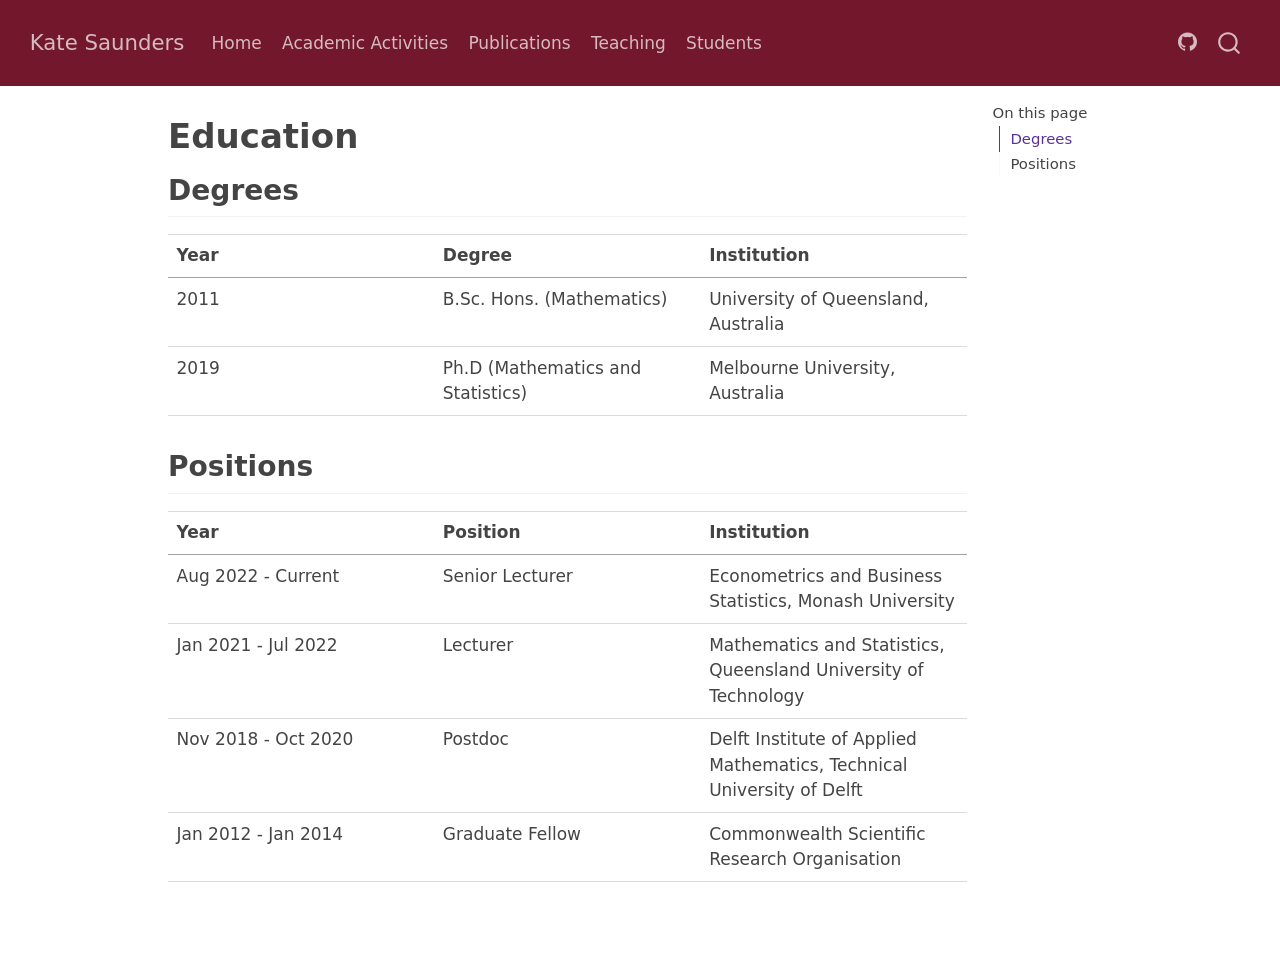
<file: docs/education.html>
<!DOCTYPE html>
<html xmlns="http://www.w3.org/1999/xhtml" lang="en" xml:lang="en"><head>

<meta charset="utf-8">
<meta name="generator" content="quarto-1.9.36">

<meta name="viewport" content="width=device-width, initial-scale=1.0, user-scalable=yes">


<title>Education – Kate Saunders</title>
<style>
/* Default styles provided by pandoc.
** See https://pandoc.org/MANUAL.html#variables-for-html for config info.
*/
code{white-space: pre-wrap;}
span.smallcaps{font-variant: small-caps;}
div.columns{display: flex; gap: min(4vw, 1.5em);}
div.column{flex: auto; overflow-x: auto;}
div.hanging-indent{margin-left: 1.5em; text-indent: -1.5em;}
ul.task-list{list-style: none;}
ul.task-list li input[type="checkbox"] {
  width: 0.8em;
  margin: 0 0.8em 0.2em -1em; /* quarto-specific, see https://github.com/quarto-dev/quarto-cli/issues/4556 */ 
  vertical-align: middle;
}
</style>


<script src="site_libs/quarto-nav/quarto-nav.js"></script>
<script src="site_libs/quarto-nav/headroom.min.js"></script>
<script src="site_libs/clipboard/clipboard.min.js"></script>
<script src="site_libs/quarto-search/autocomplete.umd.js"></script>
<script src="site_libs/quarto-search/fuse.min.js"></script>
<script src="site_libs/quarto-search/quarto-search.js"></script>
<meta name="quarto:offset" content="./">
<link href="./logo.png" rel="icon" type="image/png">
<script src="site_libs/quarto-html/quarto.js" type="module"></script>
<script src="site_libs/quarto-html/tabsets/tabsets.js" type="module"></script>
<script src="site_libs/quarto-html/popper.min.js"></script>
<script src="site_libs/quarto-html/tippy.umd.min.js"></script>
<script src="site_libs/quarto-html/anchor.min.js"></script>
<link href="site_libs/quarto-html/tippy.css" rel="stylesheet">
<link href="site_libs/quarto-html/quarto-syntax-highlighting-845c23b38eaddc0f92fda52bfe77a8c8.css" rel="stylesheet" id="quarto-text-highlighting-styles">
<script src="site_libs/bootstrap/bootstrap.min.js"></script>
<link href="site_libs/bootstrap/bootstrap-icons.css" rel="stylesheet">
<link href="site_libs/bootstrap/bootstrap-eec5e320e63de55a0eb2338de132c8f6.min.css" rel="stylesheet" append-hash="true" id="quarto-bootstrap" data-mode="light">
<script id="quarto-search-options" type="application/json">{
  "location": "navbar",
  "copy-button": false,
  "collapse-after": 3,
  "panel-placement": "end",
  "type": "overlay",
  "limit": 50,
  "keyboard-shortcut": [
    "f",
    "/",
    "s"
  ],
  "show-item-context": false,
  "language": {
    "search-no-results-text": "No results",
    "search-matching-documents-text": "matching documents",
    "search-copy-link-title": "Copy link to search",
    "search-hide-matches-text": "Hide additional matches",
    "search-more-match-text": "more match in this document",
    "search-more-matches-text": "more matches in this document",
    "search-clear-button-title": "Clear",
    "search-text-placeholder": "",
    "search-detached-cancel-button-title": "Cancel",
    "search-submit-button-title": "Submit",
    "search-label": "Search"
  }
}</script>


</head>

<body class="nav-fixed quarto-light">

<div id="quarto-search-results"></div>
  <header id="quarto-header" class="headroom fixed-top">
    <nav class="navbar navbar-expand-lg " data-bs-theme="dark">
      <div class="navbar-container container-fluid">
      <div class="navbar-brand-container mx-auto">
    <a class="navbar-brand" href="./index.html">
    <span class="navbar-title">Kate Saunders</span>
    </a>
  </div>
            <div id="quarto-search" class="" title="Search"></div>
          <button class="navbar-toggler" type="button" data-bs-toggle="collapse" data-bs-target="#navbarCollapse" aria-controls="navbarCollapse" role="menu" aria-expanded="false" aria-label="Toggle navigation" onclick="if (window.quartoToggleHeadroom) { window.quartoToggleHeadroom(); }">
  <span class="navbar-toggler-icon"></span>
</button>
          <div class="collapse navbar-collapse" id="navbarCollapse">
            <ul class="navbar-nav navbar-nav-scroll me-auto">
  <li class="nav-item">
    <a class="nav-link" href="./index.html"> 
<span class="menu-text">Home</span></a>
  </li>  
  <li class="nav-item">
    <a class="nav-link" href="./cv.html"> 
<span class="menu-text">Academic Activities</span></a>
  </li>  
  <li class="nav-item">
    <a class="nav-link" href="./publications.html"> 
<span class="menu-text">Publications</span></a>
  </li>  
  <li class="nav-item">
    <a class="nav-link" href="./teaching.html"> 
<span class="menu-text">Teaching</span></a>
  </li>  
  <li class="nav-item">
    <a class="nav-link" href="./students.html"> 
<span class="menu-text">Students</span></a>
  </li>  
</ul>
            <ul class="navbar-nav navbar-nav-scroll ms-auto">
  <li class="nav-item compact">
    <a class="nav-link" href="https://github.com/katerobsau/website-quarto"> <i class="bi bi-github" role="img">
</i> 
<span class="menu-text"></span></a>
  </li>  
</ul>
          </div> <!-- /navcollapse -->
            <div class="quarto-navbar-tools">
</div>
      </div> <!-- /container-fluid -->
    </nav>
</header>
<!-- content -->
<div id="quarto-content" class="quarto-container page-columns page-rows-contents page-layout-article page-navbar">
<!-- sidebar -->
<!-- margin-sidebar -->
    <div id="quarto-margin-sidebar" class="sidebar margin-sidebar">
        <nav id="TOC" role="doc-toc" class="toc-active">
    <h2 id="toc-title">On this page</h2>
   
  <ul>
  <li><a href="#degrees" id="toc-degrees" class="nav-link active" data-scroll-target="#degrees">Degrees</a></li>
  <li><a href="#positions" id="toc-positions" class="nav-link" data-scroll-target="#positions">Positions</a></li>
  </ul>
</nav>
    </div>
<!-- main -->
<main class="content" id="quarto-document-content">

<header id="title-block-header" class="quarto-title-block default">
<div class="quarto-title">
<h1 class="title">Education</h1>
</div>



<div class="quarto-title-meta">

    
  
    
  </div>
  


</header>


<section id="degrees" class="level2">
<h2 class="anchored" data-anchor-id="degrees">Degrees</h2>
<table class="caption-top table">
<colgroup>
<col style="width: 33%">
<col style="width: 33%">
<col style="width: 33%">
</colgroup>
<thead>
<tr class="header">
<th style="text-align: left;">Year</th>
<th style="text-align: left;">Degree</th>
<th style="text-align: left;">Institution</th>
</tr>
</thead>
<tbody>
<tr class="odd">
<td style="text-align: left;">2011</td>
<td style="text-align: left;">B.Sc. Hons. (Mathematics)</td>
<td style="text-align: left;">University of Queensland, Australia</td>
</tr>
<tr class="even">
<td style="text-align: left;">2019</td>
<td style="text-align: left;">Ph.D (Mathematics and Statistics)</td>
<td style="text-align: left;">Melbourne University, Australia</td>
</tr>
</tbody>
</table>
</section>
<section id="positions" class="level2">
<h2 class="anchored" data-anchor-id="positions">Positions</h2>
<table class="caption-top table">
<colgroup>
<col style="width: 33%">
<col style="width: 33%">
<col style="width: 33%">
</colgroup>
<thead>
<tr class="header">
<th style="text-align: left;">Year</th>
<th style="text-align: left;">Position</th>
<th style="text-align: left;">Institution</th>
</tr>
</thead>
<tbody>
<tr class="odd">
<td style="text-align: left;">Aug 2022 - Current</td>
<td style="text-align: left;">Senior Lecturer</td>
<td style="text-align: left;">Econometrics and Business Statistics, Monash University</td>
</tr>
<tr class="even">
<td style="text-align: left;">Jan 2021 - Jul 2022</td>
<td style="text-align: left;">Lecturer</td>
<td style="text-align: left;">Mathematics and Statistics, Queensland University of Technology</td>
</tr>
<tr class="odd">
<td style="text-align: left;">Nov 2018 - Oct 2020</td>
<td style="text-align: left;">Postdoc</td>
<td style="text-align: left;">Delft Institute of Applied Mathematics, Technical University of Delft</td>
</tr>
<tr class="even">
<td style="text-align: left;">Jan 2012 - Jan 2014</td>
<td style="text-align: left;">Graduate Fellow</td>
<td style="text-align: left;">Commonwealth Scientific Research Organisation</td>
</tr>
</tbody>
</table>
<!--
## Awards

- Keynote speaker, IASC-ARS 2023, Sydney, Dec 6-8, 2023
- Keynote speaker, IFCS 2022, Porto, Portugal, Jul 19-23, 2022
- Gosset lecture, Irish Statistical Association, Feb 3, 2021
- Keynote speaker, IBC 2020, Seoul, South Korea, Jul 5-10, 2020
- Keynote speaker, 7th International Statistical Ecology Conference, Sydney Jun 22-26, 2020 
- Elected member, International Statistical Institute 2019
- Keynote speaker, DSSV 2019, Kyoto, Japan, Aug 13-15 2019
- ACEMS and Monash Master class, Melbourne, Feb 13, 2019
- 2018 ACEMS Impact and Engagement Award, as part of the Non-uniform Monash Business Analytics Team
- Belz lecture, University of Melbourne, Oct 16, 2018
- Keynote speaker, RStudio Conference, San Diego, CA Feb 2-3, 2018
- Keynote speaker, Biometrics by the Border, IBS-AR 2017 Nov 26-30, Kingscliffe, Australia
- Keynote speaker, Young Statisticians Conference, Sep 26-27 2017, Gold Coast, Australia 
- Ordinary Member (elected), The R Foundation, 2016
- Dean’s Research Award, 2016
- Keynote Speaker, New Zealand Statistical Association Conference, Nov 27-29 2016, Auckland, NZ
- Keynote Speaker, International Statistics Forum, May 27 2016, Renmin University, China 
- Statistical Applications and Data Mining, Best paper award 2015
- Keynote Speaker, Bayes on the Beach, Dec 8 2015, Surfers Paradise, Australia
- Plenary Speaker, RSFAS Dec 2 2015 Summer Camp, Murramurang, Australia
- Keynote Speaker, BDVA ’15, September 2015, Hobart. 
- Australia Keynote Speaker, useR! Jul 2015, Aalborg, Denmark
- Keynote Speaker, useR! Jun 2012, Nashville, TN
- LAS Career Research Award, 2012
- InfoVis 2010 Best paper award
- Fellow, American Statistical Association, 2005
- Recognized by two outstanding undergraduates, one from Statistics 101 and the other from Statistics 407 as a teacher who was important to them, 2009
- Center for Excellence in Learning and Teaching Memorable Teacher 2007
- Delta Delta Delta Favorite Teacher Recognition 2005
- University Foundation Award for Early Excellence in Research, 1999
-->
<!-- ## Visits -->
<!-- | dates | institution | -->
<!-- |:------|:------| -->
<!-- | Jun 17-21, 2024 | Turing Institute, London, UK | -->
<!-- | Mar-Jul, 2023 | EWHA Womens University, Seoul, South Korea | -->
<!-- | Jan-May 2008 | Isaac Newton Institute for Mathematical Sciences, Cambridge University, UK | -->
<!-- | Feb-May 2004 | Statistics, Macquarie University,  Australia | -->
<!-- | Jul 2002 | University of Augsburg, Germany | -->
<!-- | Dec 2001 |  AT&T Labs, Florham Park, NJ| -->
<!-- | Oct 2000 | 3D Visual Data Mining Group, University of Aalborg, Denmark | -->
<!-- | Apr-Jun 2000 | Lucent Technologies, Indian Hill, IL | -->
<!-- | Jan-Apr 2000 | BiometricsSA, Adelaide, Australia | -->
<!-- | Oct 1999 | Pfizer Inc, Groton, CT | -->
<!-- | Jun-Jul 1999, Oct- Nov 1998 | National Research Center for Statistics and the Environment, University of Washington, Seattle, WA | -->
<!-- | Jun-Aug 1997, Jul- Sep 1999 | Stanford University, CA | -->
<!-- | Mar 1996, Mar 1995, Nov 1994 | AT&T Bell Labs, Murray Hill, NJ | -->
<!-- | Aug 1994 | Humboldt University, Berlin, Germany | -->
<!-- | Jul 1994, Jul 1993, Jul 1991 | Centre for Mathematics and its Applications, Australian National University | -->


</section>

</main> <!-- /main -->
<script id="quarto-html-after-body" type="application/javascript">
  window.document.addEventListener("DOMContentLoaded", function (event) {
    const icon = "";
    const anchorJS = new window.AnchorJS();
    anchorJS.options = {
      placement: 'right',
      icon: icon
    };
    anchorJS.add('.anchored');
    const isCodeAnnotation = (el) => {
      for (const clz of el.classList) {
        if (clz.startsWith('code-annotation-')) {                     
          return true;
        }
      }
      return false;
    }
    const onCopySuccess = function(e) {
      // button target
      const button = e.trigger;
      // don't keep focus
      button.blur();
      // flash "checked"
      button.classList.add('code-copy-button-checked');
      var currentTitle = button.getAttribute("title");
      button.setAttribute("title", "Copied!");
      let tooltip;
      if (window.bootstrap) {
        button.setAttribute("data-bs-toggle", "tooltip");
        button.setAttribute("data-bs-placement", "left");
        button.setAttribute("data-bs-title", "Copied!");
        tooltip = new bootstrap.Tooltip(button, 
          { trigger: "manual", 
            customClass: "code-copy-button-tooltip",
            offset: [0, -8]});
        tooltip.show();    
      }
      setTimeout(function() {
        if (tooltip) {
          tooltip.hide();
          button.removeAttribute("data-bs-title");
          button.removeAttribute("data-bs-toggle");
          button.removeAttribute("data-bs-placement");
        }
        button.setAttribute("title", currentTitle);
        button.classList.remove('code-copy-button-checked');
      }, 1000);
      // clear code selection
      e.clearSelection();
    }
    const getTextToCopy = function(trigger) {
      const outerScaffold = trigger.parentElement.cloneNode(true);
      const codeEl = outerScaffold.querySelector('code');
      for (const childEl of codeEl.children) {
        if (isCodeAnnotation(childEl)) {
          childEl.remove();
        }
      }
      return codeEl.innerText;
    }
    const clipboard = new window.ClipboardJS('.code-copy-button:not([data-in-quarto-modal])', {
      text: getTextToCopy
    });
    clipboard.on('success', onCopySuccess);
    if (window.document.getElementById('quarto-embedded-source-code-modal')) {
      const clipboardModal = new window.ClipboardJS('.code-copy-button[data-in-quarto-modal]', {
        text: getTextToCopy,
        container: window.document.getElementById('quarto-embedded-source-code-modal')
      });
      clipboardModal.on('success', onCopySuccess);
    }
      var localhostRegex = new RegExp(/^(?:http|https):\/\/localhost\:?[0-9]*\//);
      var mailtoRegex = new RegExp(/^mailto:/);
        var filterRegex = new RegExp("https:\/\/katerobsau\.github\.io\/website-quarto\/");
      var isInternal = (href) => {
          return filterRegex.test(href) || localhostRegex.test(href) || mailtoRegex.test(href);
      }
      // Inspect non-navigation links and adorn them if external
     var links = window.document.querySelectorAll('a[href]:not(.nav-link):not(.navbar-brand):not(.toc-action):not(.sidebar-link):not(.sidebar-item-toggle):not(.pagination-link):not(.no-external):not([aria-hidden]):not(.dropdown-item):not(.quarto-navigation-tool):not(.about-link)');
      for (var i=0; i<links.length; i++) {
        const link = links[i];
        if (!isInternal(link.href)) {
          // undo the damage that might have been done by quarto-nav.js in the case of
          // links that we want to consider external
          if (link.dataset.originalHref !== undefined) {
            link.href = link.dataset.originalHref;
          }
        }
      }
    function tippyHover(el, contentFn, onTriggerFn, onUntriggerFn) {
      const config = {
        allowHTML: true,
        maxWidth: 500,
        delay: 100,
        arrow: false,
        appendTo: function(el) {
            return el.parentElement;
        },
        interactive: true,
        interactiveBorder: 10,
        theme: 'quarto',
        placement: 'bottom-start',
      };
      if (contentFn) {
        config.content = contentFn;
      }
      if (onTriggerFn) {
        config.onTrigger = onTriggerFn;
      }
      if (onUntriggerFn) {
        config.onUntrigger = onUntriggerFn;
      }
      window.tippy(el, config); 
    }
    const noterefs = window.document.querySelectorAll('a[role="doc-noteref"]');
    for (var i=0; i<noterefs.length; i++) {
      const ref = noterefs[i];
      tippyHover(ref, function() {
        // use id or data attribute instead here
        let href = ref.getAttribute('data-footnote-href') || ref.getAttribute('href');
        try { href = new URL(href).hash; } catch {}
        const id = href.replace(/^#\/?/, "");
        const note = window.document.getElementById(id);
        if (note) {
          return note.innerHTML;
        } else {
          return "";
        }
      });
    }
    const xrefs = window.document.querySelectorAll('a.quarto-xref');
    const processXRef = (id, note) => {
      // Strip column container classes
      const stripColumnClz = (el) => {
        el.classList.remove("page-full", "page-columns");
        if (el.children) {
          for (const child of el.children) {
            stripColumnClz(child);
          }
        }
      }
      stripColumnClz(note)
      if (id === null || id.startsWith('sec-')) {
        // Special case sections, only their first couple elements
        const container = document.createElement("div");
        if (note.children && note.children.length > 2) {
          container.appendChild(note.children[0].cloneNode(true));
          for (let i = 1; i < note.children.length; i++) {
            const child = note.children[i];
            if (child.tagName === "P" && child.innerText === "") {
              continue;
            } else {
              container.appendChild(child.cloneNode(true));
              break;
            }
          }
          if (window.Quarto?.typesetMath) {
            window.Quarto.typesetMath(container);
          }
          return container.innerHTML
        } else {
          if (window.Quarto?.typesetMath) {
            window.Quarto.typesetMath(note);
          }
          return note.innerHTML;
        }
      } else {
        // Remove any anchor links if they are present
        const anchorLink = note.querySelector('a.anchorjs-link');
        if (anchorLink) {
          anchorLink.remove();
        }
        if (window.Quarto?.typesetMath) {
          window.Quarto.typesetMath(note);
        }
        if (note.classList.contains("callout")) {
          return note.outerHTML;
        } else {
          return note.innerHTML;
        }
      }
    }
    for (var i=0; i<xrefs.length; i++) {
      const xref = xrefs[i];
      tippyHover(xref, undefined, function(instance) {
        instance.disable();
        let url = xref.getAttribute('href');
        let hash = undefined; 
        if (url.startsWith('#')) {
          hash = url;
        } else {
          try { hash = new URL(url).hash; } catch {}
        }
        if (hash) {
          const id = hash.replace(/^#\/?/, "");
          const note = window.document.getElementById(id);
          if (note !== null) {
            try {
              const html = processXRef(id, note.cloneNode(true));
              instance.setContent(html);
            } finally {
              instance.enable();
              instance.show();
            }
          } else {
            // See if we can fetch this
            fetch(url.split('#')[0])
            .then(res => res.text())
            .then(html => {
              const parser = new DOMParser();
              const htmlDoc = parser.parseFromString(html, "text/html");
              const note = htmlDoc.getElementById(id);
              if (note !== null) {
                const html = processXRef(id, note);
                instance.setContent(html);
              } 
            }).finally(() => {
              instance.enable();
              instance.show();
            });
          }
        } else {
          // See if we can fetch a full url (with no hash to target)
          // This is a special case and we should probably do some content thinning / targeting
          fetch(url)
          .then(res => res.text())
          .then(html => {
            const parser = new DOMParser();
            const htmlDoc = parser.parseFromString(html, "text/html");
            const note = htmlDoc.querySelector('main.content');
            if (note !== null) {
              // This should only happen for chapter cross references
              // (since there is no id in the URL)
              // remove the first header
              if (note.children.length > 0 && note.children[0].tagName === "HEADER") {
                note.children[0].remove();
              }
              const html = processXRef(null, note);
              instance.setContent(html);
            } 
          }).finally(() => {
            instance.enable();
            instance.show();
          });
        }
      }, function(instance) {
      });
    }
        let selectedAnnoteEl;
        const selectorForAnnotation = ( cell, annotation) => {
          let cellAttr = 'data-code-cell="' + cell + '"';
          let lineAttr = 'data-code-annotation="' +  annotation + '"';
          const selector = 'span[' + cellAttr + '][' + lineAttr + ']';
          return selector;
        }
        const selectCodeLines = (annoteEl) => {
          const doc = window.document;
          const targetCell = annoteEl.getAttribute("data-target-cell");
          const targetAnnotation = annoteEl.getAttribute("data-target-annotation");
          const annoteSpan = window.document.querySelector(selectorForAnnotation(targetCell, targetAnnotation));
          const lines = annoteSpan.getAttribute("data-code-lines").split(",");
          const lineIds = lines.map((line) => {
            return targetCell + "-" + line;
          })
          let top = null;
          let height = null;
          let parent = null;
          if (lineIds.length > 0) {
              //compute the position of the single el (top and bottom and make a div)
              const el = window.document.getElementById(lineIds[0]);
              top = el.offsetTop;
              height = el.offsetHeight;
              parent = el.parentElement.parentElement;
            if (lineIds.length > 1) {
              const lastEl = window.document.getElementById(lineIds[lineIds.length - 1]);
              const bottom = lastEl.offsetTop + lastEl.offsetHeight;
              height = bottom - top;
            }
            if (top !== null && height !== null && parent !== null) {
              // cook up a div (if necessary) and position it 
              let div = window.document.getElementById("code-annotation-line-highlight");
              if (div === null) {
                div = window.document.createElement("div");
                div.setAttribute("id", "code-annotation-line-highlight");
                div.style.position = 'absolute';
                parent.appendChild(div);
              }
              div.style.top = top - 2 + "px";
              div.style.height = height + 4 + "px";
              div.style.left = 0;
              let gutterDiv = window.document.getElementById("code-annotation-line-highlight-gutter");
              if (gutterDiv === null) {
                gutterDiv = window.document.createElement("div");
                gutterDiv.setAttribute("id", "code-annotation-line-highlight-gutter");
                gutterDiv.style.position = 'absolute';
                const codeCell = window.document.getElementById(targetCell);
                const gutter = codeCell.querySelector('.code-annotation-gutter');
                gutter.appendChild(gutterDiv);
              }
              gutterDiv.style.top = top - 2 + "px";
              gutterDiv.style.height = height + 4 + "px";
            }
            selectedAnnoteEl = annoteEl;
          }
        };
        const unselectCodeLines = () => {
          const elementsIds = ["code-annotation-line-highlight", "code-annotation-line-highlight-gutter"];
          elementsIds.forEach((elId) => {
            const div = window.document.getElementById(elId);
            if (div) {
              div.remove();
            }
          });
          selectedAnnoteEl = undefined;
        };
          // Handle positioning of the toggle
      window.addEventListener(
        "resize",
        throttle(() => {
          elRect = undefined;
          if (selectedAnnoteEl) {
            selectCodeLines(selectedAnnoteEl);
          }
        }, 10)
      );
      function throttle(fn, ms) {
      let throttle = false;
      let timer;
        return (...args) => {
          if(!throttle) { // first call gets through
              fn.apply(this, args);
              throttle = true;
          } else { // all the others get throttled
              if(timer) clearTimeout(timer); // cancel #2
              timer = setTimeout(() => {
                fn.apply(this, args);
                timer = throttle = false;
              }, ms);
          }
        };
      }
        // Attach click handler to the DT
        const annoteDls = window.document.querySelectorAll('dt[data-target-cell]');
        for (const annoteDlNode of annoteDls) {
          annoteDlNode.addEventListener('click', (event) => {
            const clickedEl = event.target;
            if (clickedEl !== selectedAnnoteEl) {
              unselectCodeLines();
              const activeEl = window.document.querySelector('dt[data-target-cell].code-annotation-active');
              if (activeEl) {
                activeEl.classList.remove('code-annotation-active');
              }
              selectCodeLines(clickedEl);
              clickedEl.classList.add('code-annotation-active');
            } else {
              // Unselect the line
              unselectCodeLines();
              clickedEl.classList.remove('code-annotation-active');
            }
          });
        }
    const findCites = (el) => {
      const parentEl = el.parentElement;
      if (parentEl) {
        const cites = parentEl.dataset.cites;
        if (cites) {
          return {
            el,
            cites: cites.split(' ')
          };
        } else {
          return findCites(el.parentElement)
        }
      } else {
        return undefined;
      }
    };
    var bibliorefs = window.document.querySelectorAll('a[role="doc-biblioref"]');
    for (var i=0; i<bibliorefs.length; i++) {
      const ref = bibliorefs[i];
      const citeInfo = findCites(ref);
      if (citeInfo) {
        tippyHover(citeInfo.el, function() {
          var popup = window.document.createElement('div');
          citeInfo.cites.forEach(function(cite) {
            var citeDiv = window.document.createElement('div');
            citeDiv.classList.add('hanging-indent');
            citeDiv.classList.add('csl-entry');
            var biblioDiv = window.document.getElementById('ref-' + cite);
            if (biblioDiv) {
              citeDiv.innerHTML = biblioDiv.innerHTML;
            }
            popup.appendChild(citeDiv);
          });
          return popup.innerHTML;
        });
      }
    }
  });
  </script>
</div> <!-- /content -->




</body></html>
</file>
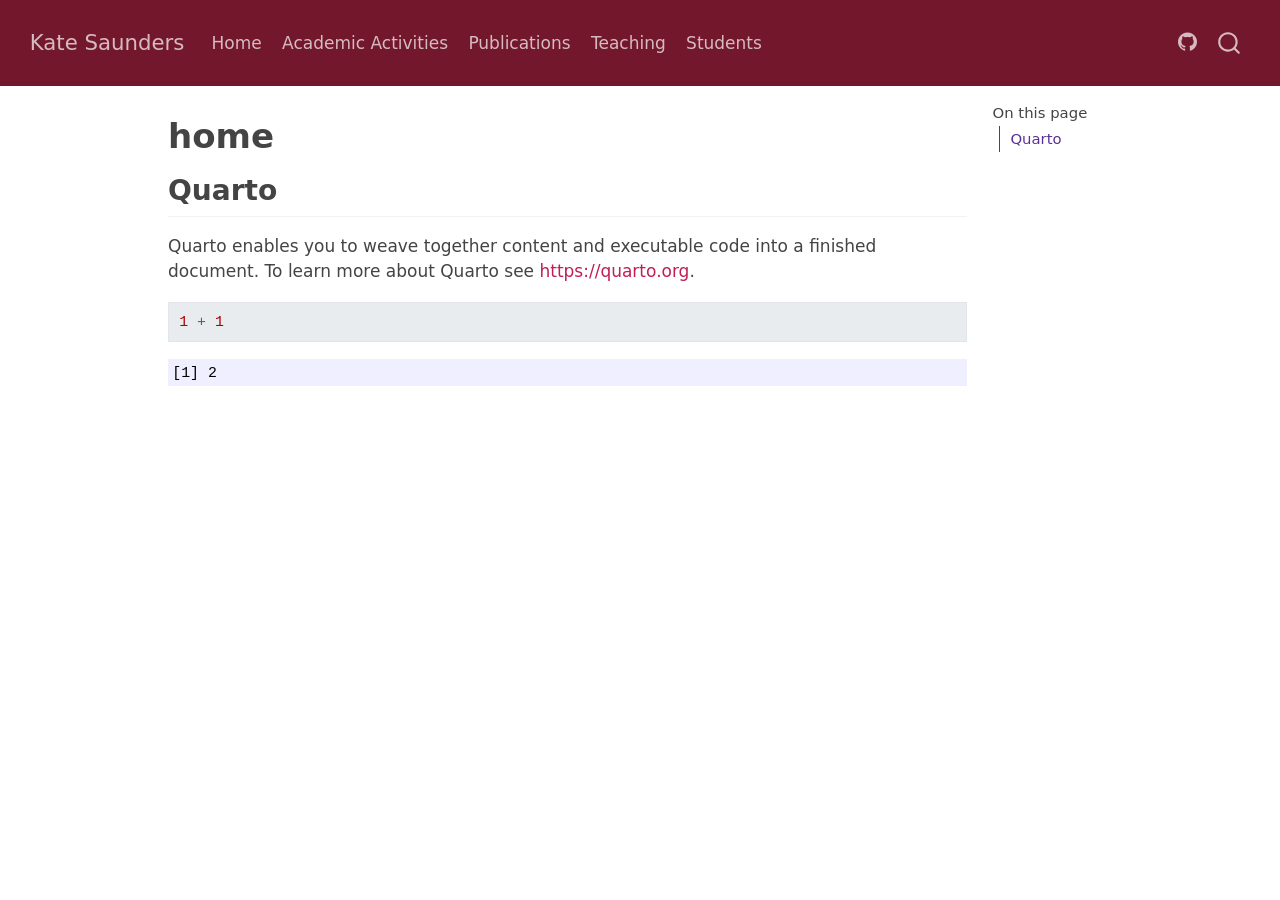
<file: docs/links.html>
<!DOCTYPE html>
<html xmlns="http://www.w3.org/1999/xhtml" lang="en" xml:lang="en"><head>

<meta charset="utf-8">
<meta name="generator" content="quarto-1.9.36">

<meta name="viewport" content="width=device-width, initial-scale=1.0, user-scalable=yes">


<title>home – Kate Saunders</title>
<style>
/* Default styles provided by pandoc.
** See https://pandoc.org/MANUAL.html#variables-for-html for config info.
*/
code{white-space: pre-wrap;}
span.smallcaps{font-variant: small-caps;}
div.columns{display: flex; gap: min(4vw, 1.5em);}
div.column{flex: auto; overflow-x: auto;}
div.hanging-indent{margin-left: 1.5em; text-indent: -1.5em;}
ul.task-list{list-style: none;}
ul.task-list li input[type="checkbox"] {
  width: 0.8em;
  margin: 0 0.8em 0.2em -1em; /* quarto-specific, see https://github.com/quarto-dev/quarto-cli/issues/4556 */ 
  vertical-align: middle;
}
/* CSS for syntax highlighting */
html { -webkit-text-size-adjust: 100%; }
pre > code.sourceCode { white-space: pre; position: relative; }
pre > code.sourceCode > span { display: inline-block; line-height: 1.25; }
pre > code.sourceCode > span:empty { height: 1.2em; }
.sourceCode { overflow: visible; }
code.sourceCode > span { color: inherit; text-decoration: inherit; }
div.sourceCode { margin: 1em 0; }
pre.sourceCode { margin: 0; }
@media screen {
div.sourceCode { overflow: auto; }
}
@media print {
pre > code.sourceCode { white-space: pre-wrap; }
pre > code.sourceCode > span { text-indent: -5em; padding-left: 5em; }
}
pre.numberSource code
  { counter-reset: source-line 0; }
pre.numberSource code > span
  { position: relative; left: -4em; counter-increment: source-line; }
pre.numberSource code > span > a:first-child::before
  { content: counter(source-line);
    position: relative; left: -1em; text-align: right; vertical-align: baseline;
    border: none; display: inline-block;
    -webkit-touch-callout: none; -webkit-user-select: none;
    -khtml-user-select: none; -moz-user-select: none;
    -ms-user-select: none; user-select: none;
    padding: 0 4px; width: 4em;
  }
pre.numberSource { margin-left: 3em;  padding-left: 4px; }
div.sourceCode
  {   }
@media screen {
pre > code.sourceCode > span > a:first-child::before { text-decoration: underline; }
}
</style>


<script src="site_libs/quarto-nav/quarto-nav.js"></script>
<script src="site_libs/quarto-nav/headroom.min.js"></script>
<script src="site_libs/clipboard/clipboard.min.js"></script>
<script src="site_libs/quarto-search/autocomplete.umd.js"></script>
<script src="site_libs/quarto-search/fuse.min.js"></script>
<script src="site_libs/quarto-search/quarto-search.js"></script>
<meta name="quarto:offset" content="./">
<link href="./logo.png" rel="icon" type="image/png">
<script src="site_libs/quarto-html/quarto.js" type="module"></script>
<script src="site_libs/quarto-html/tabsets/tabsets.js" type="module"></script>
<script src="site_libs/quarto-html/popper.min.js"></script>
<script src="site_libs/quarto-html/tippy.umd.min.js"></script>
<script src="site_libs/quarto-html/anchor.min.js"></script>
<link href="site_libs/quarto-html/tippy.css" rel="stylesheet">
<link href="site_libs/quarto-html/quarto-syntax-highlighting-845c23b38eaddc0f92fda52bfe77a8c8.css" rel="stylesheet" id="quarto-text-highlighting-styles">
<script src="site_libs/bootstrap/bootstrap.min.js"></script>
<link href="site_libs/bootstrap/bootstrap-icons.css" rel="stylesheet">
<link href="site_libs/bootstrap/bootstrap-eec5e320e63de55a0eb2338de132c8f6.min.css" rel="stylesheet" append-hash="true" id="quarto-bootstrap" data-mode="light">
<script id="quarto-search-options" type="application/json">{
  "location": "navbar",
  "copy-button": false,
  "collapse-after": 3,
  "panel-placement": "end",
  "type": "overlay",
  "limit": 50,
  "keyboard-shortcut": [
    "f",
    "/",
    "s"
  ],
  "show-item-context": false,
  "language": {
    "search-no-results-text": "No results",
    "search-matching-documents-text": "matching documents",
    "search-copy-link-title": "Copy link to search",
    "search-hide-matches-text": "Hide additional matches",
    "search-more-match-text": "more match in this document",
    "search-more-matches-text": "more matches in this document",
    "search-clear-button-title": "Clear",
    "search-text-placeholder": "",
    "search-detached-cancel-button-title": "Cancel",
    "search-submit-button-title": "Submit",
    "search-label": "Search"
  }
}</script>


</head>

<body class="nav-fixed quarto-light">

<div id="quarto-search-results"></div>
  <header id="quarto-header" class="headroom fixed-top">
    <nav class="navbar navbar-expand-lg " data-bs-theme="dark">
      <div class="navbar-container container-fluid">
      <div class="navbar-brand-container mx-auto">
    <a class="navbar-brand" href="./index.html">
    <span class="navbar-title">Kate Saunders</span>
    </a>
  </div>
            <div id="quarto-search" class="" title="Search"></div>
          <button class="navbar-toggler" type="button" data-bs-toggle="collapse" data-bs-target="#navbarCollapse" aria-controls="navbarCollapse" role="menu" aria-expanded="false" aria-label="Toggle navigation" onclick="if (window.quartoToggleHeadroom) { window.quartoToggleHeadroom(); }">
  <span class="navbar-toggler-icon"></span>
</button>
          <div class="collapse navbar-collapse" id="navbarCollapse">
            <ul class="navbar-nav navbar-nav-scroll me-auto">
  <li class="nav-item">
    <a class="nav-link" href="./index.html"> 
<span class="menu-text">Home</span></a>
  </li>  
  <li class="nav-item">
    <a class="nav-link" href="./cv.html"> 
<span class="menu-text">Academic Activities</span></a>
  </li>  
  <li class="nav-item">
    <a class="nav-link" href="./publications.html"> 
<span class="menu-text">Publications</span></a>
  </li>  
  <li class="nav-item">
    <a class="nav-link" href="./teaching.html"> 
<span class="menu-text">Teaching</span></a>
  </li>  
  <li class="nav-item">
    <a class="nav-link" href="./students.html"> 
<span class="menu-text">Students</span></a>
  </li>  
</ul>
            <ul class="navbar-nav navbar-nav-scroll ms-auto">
  <li class="nav-item compact">
    <a class="nav-link" href="https://github.com/katerobsau/website-quarto"> <i class="bi bi-github" role="img">
</i> 
<span class="menu-text"></span></a>
  </li>  
</ul>
          </div> <!-- /navcollapse -->
            <div class="quarto-navbar-tools">
</div>
      </div> <!-- /container-fluid -->
    </nav>
</header>
<!-- content -->
<div id="quarto-content" class="quarto-container page-columns page-rows-contents page-layout-article page-navbar">
<!-- sidebar -->
<!-- margin-sidebar -->
    <div id="quarto-margin-sidebar" class="sidebar margin-sidebar">
        <nav id="TOC" role="doc-toc" class="toc-active">
    <h2 id="toc-title">On this page</h2>
   
  <ul>
  <li><a href="#quarto" id="toc-quarto" class="nav-link active" data-scroll-target="#quarto">Quarto</a></li>
  </ul>
</nav>
    </div>
<!-- main -->
<main class="content" id="quarto-document-content">

<header id="title-block-header" class="quarto-title-block default">
<div class="quarto-title">
<h1 class="title">home</h1>
</div>



<div class="quarto-title-meta">

    
  
    
  </div>
  


</header>


<section id="quarto" class="level2">
<h2 class="anchored" data-anchor-id="quarto">Quarto</h2>
<p>Quarto enables you to weave together content and executable code into a finished document. To learn more about Quarto see <a href="https://quarto.org" class="uri">https://quarto.org</a>.</p>
<div class="cell">
<div class="code-copy-outer-scaffold"><div class="sourceCode cell-code" id="cb1"><pre class="sourceCode r code-with-copy"><code class="sourceCode r"><span id="cb1-1"><a href="#cb1-1" aria-hidden="true" tabindex="-1"></a><span class="dv">1</span> <span class="sc">+</span> <span class="dv">1</span></span></code></pre></div><button title="Copy to Clipboard" class="code-copy-button"><i class="bi"></i></button></div>
<div class="cell-output cell-output-stdout">
<pre><code>[1] 2</code></pre>
</div>
</div>


</section>

</main> <!-- /main -->
<script id="quarto-html-after-body" type="application/javascript">
  window.document.addEventListener("DOMContentLoaded", function (event) {
    const icon = "";
    const anchorJS = new window.AnchorJS();
    anchorJS.options = {
      placement: 'right',
      icon: icon
    };
    anchorJS.add('.anchored');
    const isCodeAnnotation = (el) => {
      for (const clz of el.classList) {
        if (clz.startsWith('code-annotation-')) {                     
          return true;
        }
      }
      return false;
    }
    const onCopySuccess = function(e) {
      // button target
      const button = e.trigger;
      // don't keep focus
      button.blur();
      // flash "checked"
      button.classList.add('code-copy-button-checked');
      var currentTitle = button.getAttribute("title");
      button.setAttribute("title", "Copied!");
      let tooltip;
      if (window.bootstrap) {
        button.setAttribute("data-bs-toggle", "tooltip");
        button.setAttribute("data-bs-placement", "left");
        button.setAttribute("data-bs-title", "Copied!");
        tooltip = new bootstrap.Tooltip(button, 
          { trigger: "manual", 
            customClass: "code-copy-button-tooltip",
            offset: [0, -8]});
        tooltip.show();    
      }
      setTimeout(function() {
        if (tooltip) {
          tooltip.hide();
          button.removeAttribute("data-bs-title");
          button.removeAttribute("data-bs-toggle");
          button.removeAttribute("data-bs-placement");
        }
        button.setAttribute("title", currentTitle);
        button.classList.remove('code-copy-button-checked');
      }, 1000);
      // clear code selection
      e.clearSelection();
    }
    const getTextToCopy = function(trigger) {
      const outerScaffold = trigger.parentElement.cloneNode(true);
      const codeEl = outerScaffold.querySelector('code');
      for (const childEl of codeEl.children) {
        if (isCodeAnnotation(childEl)) {
          childEl.remove();
        }
      }
      return codeEl.innerText;
    }
    const clipboard = new window.ClipboardJS('.code-copy-button:not([data-in-quarto-modal])', {
      text: getTextToCopy
    });
    clipboard.on('success', onCopySuccess);
    if (window.document.getElementById('quarto-embedded-source-code-modal')) {
      const clipboardModal = new window.ClipboardJS('.code-copy-button[data-in-quarto-modal]', {
        text: getTextToCopy,
        container: window.document.getElementById('quarto-embedded-source-code-modal')
      });
      clipboardModal.on('success', onCopySuccess);
    }
      var localhostRegex = new RegExp(/^(?:http|https):\/\/localhost\:?[0-9]*\//);
      var mailtoRegex = new RegExp(/^mailto:/);
        var filterRegex = new RegExp("https:\/\/katerobsau\.github\.io\/website-quarto\/");
      var isInternal = (href) => {
          return filterRegex.test(href) || localhostRegex.test(href) || mailtoRegex.test(href);
      }
      // Inspect non-navigation links and adorn them if external
     var links = window.document.querySelectorAll('a[href]:not(.nav-link):not(.navbar-brand):not(.toc-action):not(.sidebar-link):not(.sidebar-item-toggle):not(.pagination-link):not(.no-external):not([aria-hidden]):not(.dropdown-item):not(.quarto-navigation-tool):not(.about-link)');
      for (var i=0; i<links.length; i++) {
        const link = links[i];
        if (!isInternal(link.href)) {
          // undo the damage that might have been done by quarto-nav.js in the case of
          // links that we want to consider external
          if (link.dataset.originalHref !== undefined) {
            link.href = link.dataset.originalHref;
          }
        }
      }
    function tippyHover(el, contentFn, onTriggerFn, onUntriggerFn) {
      const config = {
        allowHTML: true,
        maxWidth: 500,
        delay: 100,
        arrow: false,
        appendTo: function(el) {
            return el.parentElement;
        },
        interactive: true,
        interactiveBorder: 10,
        theme: 'quarto',
        placement: 'bottom-start',
      };
      if (contentFn) {
        config.content = contentFn;
      }
      if (onTriggerFn) {
        config.onTrigger = onTriggerFn;
      }
      if (onUntriggerFn) {
        config.onUntrigger = onUntriggerFn;
      }
      window.tippy(el, config); 
    }
    const noterefs = window.document.querySelectorAll('a[role="doc-noteref"]');
    for (var i=0; i<noterefs.length; i++) {
      const ref = noterefs[i];
      tippyHover(ref, function() {
        // use id or data attribute instead here
        let href = ref.getAttribute('data-footnote-href') || ref.getAttribute('href');
        try { href = new URL(href).hash; } catch {}
        const id = href.replace(/^#\/?/, "");
        const note = window.document.getElementById(id);
        if (note) {
          return note.innerHTML;
        } else {
          return "";
        }
      });
    }
    const xrefs = window.document.querySelectorAll('a.quarto-xref');
    const processXRef = (id, note) => {
      // Strip column container classes
      const stripColumnClz = (el) => {
        el.classList.remove("page-full", "page-columns");
        if (el.children) {
          for (const child of el.children) {
            stripColumnClz(child);
          }
        }
      }
      stripColumnClz(note)
      if (id === null || id.startsWith('sec-')) {
        // Special case sections, only their first couple elements
        const container = document.createElement("div");
        if (note.children && note.children.length > 2) {
          container.appendChild(note.children[0].cloneNode(true));
          for (let i = 1; i < note.children.length; i++) {
            const child = note.children[i];
            if (child.tagName === "P" && child.innerText === "") {
              continue;
            } else {
              container.appendChild(child.cloneNode(true));
              break;
            }
          }
          if (window.Quarto?.typesetMath) {
            window.Quarto.typesetMath(container);
          }
          return container.innerHTML
        } else {
          if (window.Quarto?.typesetMath) {
            window.Quarto.typesetMath(note);
          }
          return note.innerHTML;
        }
      } else {
        // Remove any anchor links if they are present
        const anchorLink = note.querySelector('a.anchorjs-link');
        if (anchorLink) {
          anchorLink.remove();
        }
        if (window.Quarto?.typesetMath) {
          window.Quarto.typesetMath(note);
        }
        if (note.classList.contains("callout")) {
          return note.outerHTML;
        } else {
          return note.innerHTML;
        }
      }
    }
    for (var i=0; i<xrefs.length; i++) {
      const xref = xrefs[i];
      tippyHover(xref, undefined, function(instance) {
        instance.disable();
        let url = xref.getAttribute('href');
        let hash = undefined; 
        if (url.startsWith('#')) {
          hash = url;
        } else {
          try { hash = new URL(url).hash; } catch {}
        }
        if (hash) {
          const id = hash.replace(/^#\/?/, "");
          const note = window.document.getElementById(id);
          if (note !== null) {
            try {
              const html = processXRef(id, note.cloneNode(true));
              instance.setContent(html);
            } finally {
              instance.enable();
              instance.show();
            }
          } else {
            // See if we can fetch this
            fetch(url.split('#')[0])
            .then(res => res.text())
            .then(html => {
              const parser = new DOMParser();
              const htmlDoc = parser.parseFromString(html, "text/html");
              const note = htmlDoc.getElementById(id);
              if (note !== null) {
                const html = processXRef(id, note);
                instance.setContent(html);
              } 
            }).finally(() => {
              instance.enable();
              instance.show();
            });
          }
        } else {
          // See if we can fetch a full url (with no hash to target)
          // This is a special case and we should probably do some content thinning / targeting
          fetch(url)
          .then(res => res.text())
          .then(html => {
            const parser = new DOMParser();
            const htmlDoc = parser.parseFromString(html, "text/html");
            const note = htmlDoc.querySelector('main.content');
            if (note !== null) {
              // This should only happen for chapter cross references
              // (since there is no id in the URL)
              // remove the first header
              if (note.children.length > 0 && note.children[0].tagName === "HEADER") {
                note.children[0].remove();
              }
              const html = processXRef(null, note);
              instance.setContent(html);
            } 
          }).finally(() => {
            instance.enable();
            instance.show();
          });
        }
      }, function(instance) {
      });
    }
        let selectedAnnoteEl;
        const selectorForAnnotation = ( cell, annotation) => {
          let cellAttr = 'data-code-cell="' + cell + '"';
          let lineAttr = 'data-code-annotation="' +  annotation + '"';
          const selector = 'span[' + cellAttr + '][' + lineAttr + ']';
          return selector;
        }
        const selectCodeLines = (annoteEl) => {
          const doc = window.document;
          const targetCell = annoteEl.getAttribute("data-target-cell");
          const targetAnnotation = annoteEl.getAttribute("data-target-annotation");
          const annoteSpan = window.document.querySelector(selectorForAnnotation(targetCell, targetAnnotation));
          const lines = annoteSpan.getAttribute("data-code-lines").split(",");
          const lineIds = lines.map((line) => {
            return targetCell + "-" + line;
          })
          let top = null;
          let height = null;
          let parent = null;
          if (lineIds.length > 0) {
              //compute the position of the single el (top and bottom and make a div)
              const el = window.document.getElementById(lineIds[0]);
              top = el.offsetTop;
              height = el.offsetHeight;
              parent = el.parentElement.parentElement;
            if (lineIds.length > 1) {
              const lastEl = window.document.getElementById(lineIds[lineIds.length - 1]);
              const bottom = lastEl.offsetTop + lastEl.offsetHeight;
              height = bottom - top;
            }
            if (top !== null && height !== null && parent !== null) {
              // cook up a div (if necessary) and position it 
              let div = window.document.getElementById("code-annotation-line-highlight");
              if (div === null) {
                div = window.document.createElement("div");
                div.setAttribute("id", "code-annotation-line-highlight");
                div.style.position = 'absolute';
                parent.appendChild(div);
              }
              div.style.top = top - 2 + "px";
              div.style.height = height + 4 + "px";
              div.style.left = 0;
              let gutterDiv = window.document.getElementById("code-annotation-line-highlight-gutter");
              if (gutterDiv === null) {
                gutterDiv = window.document.createElement("div");
                gutterDiv.setAttribute("id", "code-annotation-line-highlight-gutter");
                gutterDiv.style.position = 'absolute';
                const codeCell = window.document.getElementById(targetCell);
                const gutter = codeCell.querySelector('.code-annotation-gutter');
                gutter.appendChild(gutterDiv);
              }
              gutterDiv.style.top = top - 2 + "px";
              gutterDiv.style.height = height + 4 + "px";
            }
            selectedAnnoteEl = annoteEl;
          }
        };
        const unselectCodeLines = () => {
          const elementsIds = ["code-annotation-line-highlight", "code-annotation-line-highlight-gutter"];
          elementsIds.forEach((elId) => {
            const div = window.document.getElementById(elId);
            if (div) {
              div.remove();
            }
          });
          selectedAnnoteEl = undefined;
        };
          // Handle positioning of the toggle
      window.addEventListener(
        "resize",
        throttle(() => {
          elRect = undefined;
          if (selectedAnnoteEl) {
            selectCodeLines(selectedAnnoteEl);
          }
        }, 10)
      );
      function throttle(fn, ms) {
      let throttle = false;
      let timer;
        return (...args) => {
          if(!throttle) { // first call gets through
              fn.apply(this, args);
              throttle = true;
          } else { // all the others get throttled
              if(timer) clearTimeout(timer); // cancel #2
              timer = setTimeout(() => {
                fn.apply(this, args);
                timer = throttle = false;
              }, ms);
          }
        };
      }
        // Attach click handler to the DT
        const annoteDls = window.document.querySelectorAll('dt[data-target-cell]');
        for (const annoteDlNode of annoteDls) {
          annoteDlNode.addEventListener('click', (event) => {
            const clickedEl = event.target;
            if (clickedEl !== selectedAnnoteEl) {
              unselectCodeLines();
              const activeEl = window.document.querySelector('dt[data-target-cell].code-annotation-active');
              if (activeEl) {
                activeEl.classList.remove('code-annotation-active');
              }
              selectCodeLines(clickedEl);
              clickedEl.classList.add('code-annotation-active');
            } else {
              // Unselect the line
              unselectCodeLines();
              clickedEl.classList.remove('code-annotation-active');
            }
          });
        }
    const findCites = (el) => {
      const parentEl = el.parentElement;
      if (parentEl) {
        const cites = parentEl.dataset.cites;
        if (cites) {
          return {
            el,
            cites: cites.split(' ')
          };
        } else {
          return findCites(el.parentElement)
        }
      } else {
        return undefined;
      }
    };
    var bibliorefs = window.document.querySelectorAll('a[role="doc-biblioref"]');
    for (var i=0; i<bibliorefs.length; i++) {
      const ref = bibliorefs[i];
      const citeInfo = findCites(ref);
      if (citeInfo) {
        tippyHover(citeInfo.el, function() {
          var popup = window.document.createElement('div');
          citeInfo.cites.forEach(function(cite) {
            var citeDiv = window.document.createElement('div');
            citeDiv.classList.add('hanging-indent');
            citeDiv.classList.add('csl-entry');
            var biblioDiv = window.document.getElementById('ref-' + cite);
            if (biblioDiv) {
              citeDiv.innerHTML = biblioDiv.innerHTML;
            }
            popup.appendChild(citeDiv);
          });
          return popup.innerHTML;
        });
      }
    }
  });
  </script>
</div> <!-- /content -->




</body></html>
</file>
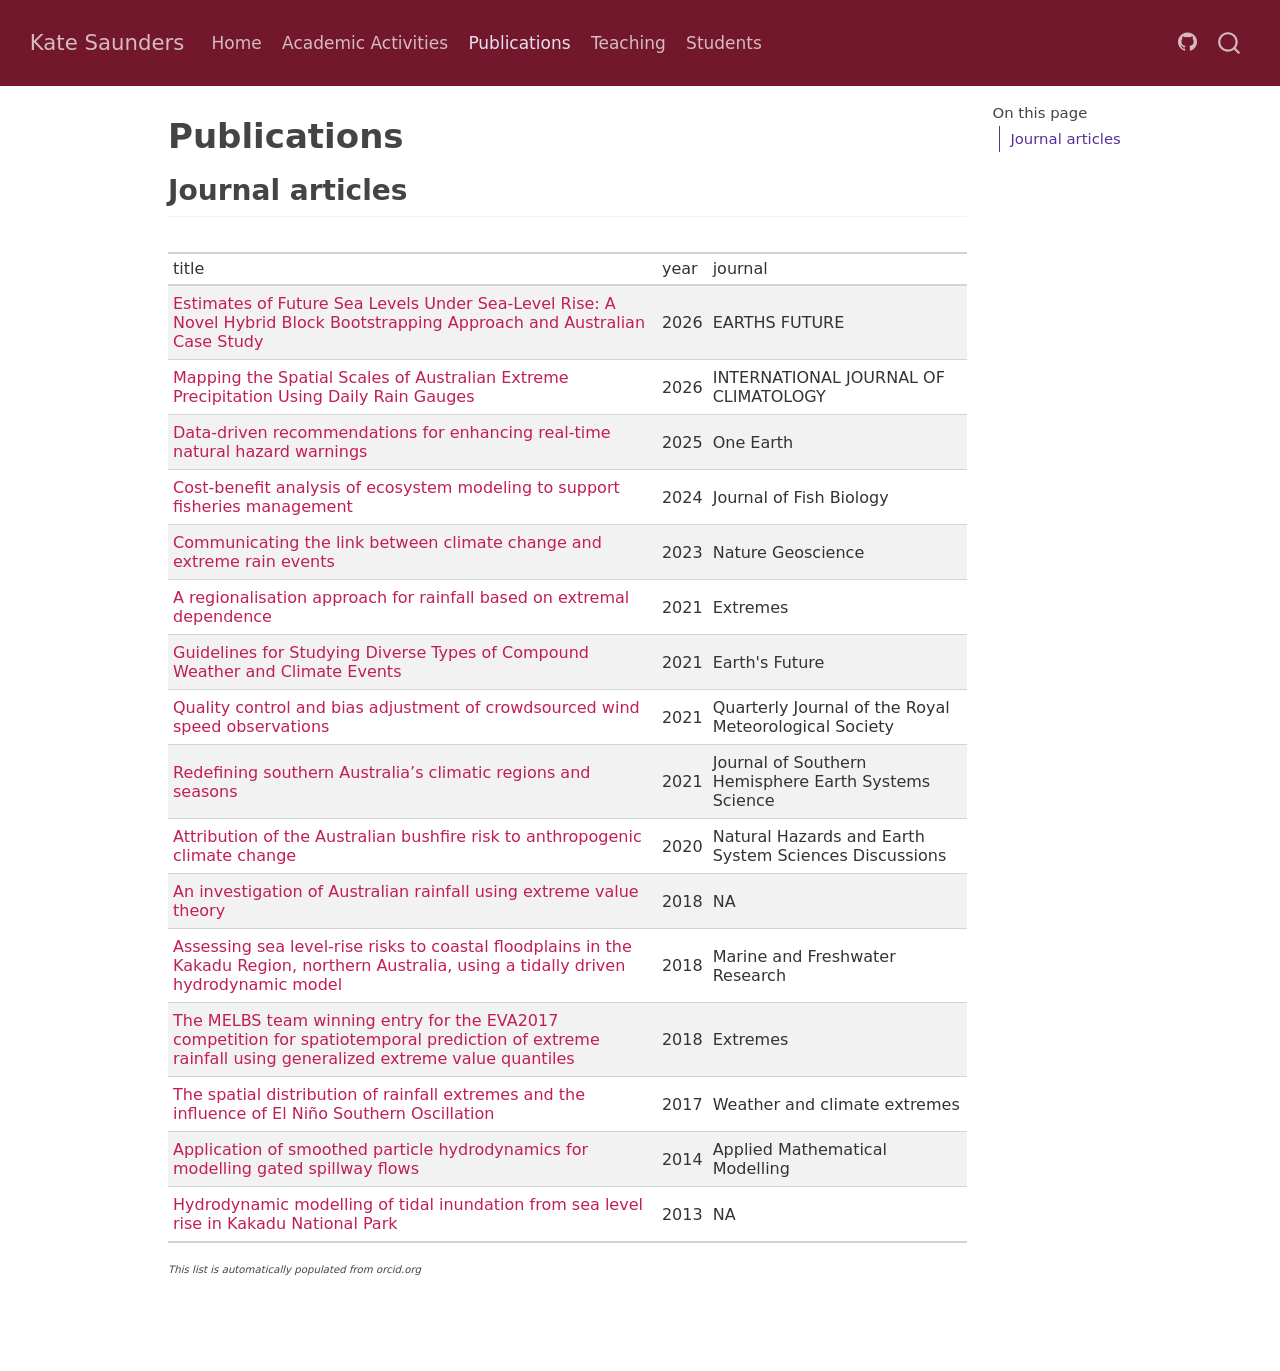
<file: docs/publications.html>
<!DOCTYPE html>
<html xmlns="http://www.w3.org/1999/xhtml" lang="en" xml:lang="en"><head>

<meta charset="utf-8">
<meta name="generator" content="quarto-1.9.36">

<meta name="viewport" content="width=device-width, initial-scale=1.0, user-scalable=yes">


<title>Publications – Kate Saunders</title>
<style>
/* Default styles provided by pandoc.
** See https://pandoc.org/MANUAL.html#variables-for-html for config info.
*/
code{white-space: pre-wrap;}
span.smallcaps{font-variant: small-caps;}
div.columns{display: flex; gap: min(4vw, 1.5em);}
div.column{flex: auto; overflow-x: auto;}
div.hanging-indent{margin-left: 1.5em; text-indent: -1.5em;}
ul.task-list{list-style: none;}
ul.task-list li input[type="checkbox"] {
  width: 0.8em;
  margin: 0 0.8em 0.2em -1em; /* quarto-specific, see https://github.com/quarto-dev/quarto-cli/issues/4556 */ 
  vertical-align: middle;
}
</style>


<script src="site_libs/quarto-nav/quarto-nav.js"></script>
<script src="site_libs/quarto-nav/headroom.min.js"></script>
<script src="site_libs/clipboard/clipboard.min.js"></script>
<script src="site_libs/quarto-search/autocomplete.umd.js"></script>
<script src="site_libs/quarto-search/fuse.min.js"></script>
<script src="site_libs/quarto-search/quarto-search.js"></script>
<meta name="quarto:offset" content="./">
<link href="./logo.png" rel="icon" type="image/png">
<script src="site_libs/quarto-html/quarto.js" type="module"></script>
<script src="site_libs/quarto-html/tabsets/tabsets.js" type="module"></script>
<script src="site_libs/quarto-html/popper.min.js"></script>
<script src="site_libs/quarto-html/tippy.umd.min.js"></script>
<script src="site_libs/quarto-html/anchor.min.js"></script>
<link href="site_libs/quarto-html/tippy.css" rel="stylesheet">
<link href="site_libs/quarto-html/quarto-syntax-highlighting-845c23b38eaddc0f92fda52bfe77a8c8.css" rel="stylesheet" id="quarto-text-highlighting-styles">
<script src="site_libs/bootstrap/bootstrap.min.js"></script>
<link href="site_libs/bootstrap/bootstrap-icons.css" rel="stylesheet">
<link href="site_libs/bootstrap/bootstrap-eec5e320e63de55a0eb2338de132c8f6.min.css" rel="stylesheet" append-hash="true" id="quarto-bootstrap" data-mode="light">
<script id="quarto-search-options" type="application/json">{
  "location": "navbar",
  "copy-button": false,
  "collapse-after": 3,
  "panel-placement": "end",
  "type": "overlay",
  "limit": 50,
  "keyboard-shortcut": [
    "f",
    "/",
    "s"
  ],
  "show-item-context": false,
  "language": {
    "search-no-results-text": "No results",
    "search-matching-documents-text": "matching documents",
    "search-copy-link-title": "Copy link to search",
    "search-hide-matches-text": "Hide additional matches",
    "search-more-match-text": "more match in this document",
    "search-more-matches-text": "more matches in this document",
    "search-clear-button-title": "Clear",
    "search-text-placeholder": "",
    "search-detached-cancel-button-title": "Cancel",
    "search-submit-button-title": "Submit",
    "search-label": "Search"
  }
}</script>


</head>

<body class="nav-fixed quarto-light">

<div id="quarto-search-results"></div>
  <header id="quarto-header" class="headroom fixed-top">
    <nav class="navbar navbar-expand-lg " data-bs-theme="dark">
      <div class="navbar-container container-fluid">
      <div class="navbar-brand-container mx-auto">
    <a class="navbar-brand" href="./index.html">
    <span class="navbar-title">Kate Saunders</span>
    </a>
  </div>
            <div id="quarto-search" class="" title="Search"></div>
          <button class="navbar-toggler" type="button" data-bs-toggle="collapse" data-bs-target="#navbarCollapse" aria-controls="navbarCollapse" role="menu" aria-expanded="false" aria-label="Toggle navigation" onclick="if (window.quartoToggleHeadroom) { window.quartoToggleHeadroom(); }">
  <span class="navbar-toggler-icon"></span>
</button>
          <div class="collapse navbar-collapse" id="navbarCollapse">
            <ul class="navbar-nav navbar-nav-scroll me-auto">
  <li class="nav-item">
    <a class="nav-link" href="./index.html"> 
<span class="menu-text">Home</span></a>
  </li>  
  <li class="nav-item">
    <a class="nav-link" href="./cv.html"> 
<span class="menu-text">Academic Activities</span></a>
  </li>  
  <li class="nav-item">
    <a class="nav-link active" href="./publications.html" aria-current="page"> 
<span class="menu-text">Publications</span></a>
  </li>  
  <li class="nav-item">
    <a class="nav-link" href="./teaching.html"> 
<span class="menu-text">Teaching</span></a>
  </li>  
  <li class="nav-item">
    <a class="nav-link" href="./students.html"> 
<span class="menu-text">Students</span></a>
  </li>  
</ul>
            <ul class="navbar-nav navbar-nav-scroll ms-auto">
  <li class="nav-item compact">
    <a class="nav-link" href="https://github.com/katerobsau/website-quarto"> <i class="bi bi-github" role="img">
</i> 
<span class="menu-text"></span></a>
  </li>  
</ul>
          </div> <!-- /navcollapse -->
            <div class="quarto-navbar-tools">
</div>
      </div> <!-- /container-fluid -->
    </nav>
</header>
<!-- content -->
<div id="quarto-content" class="quarto-container page-columns page-rows-contents page-layout-article page-navbar">
<!-- sidebar -->
<!-- margin-sidebar -->
    <div id="quarto-margin-sidebar" class="sidebar margin-sidebar">
        <nav id="TOC" role="doc-toc" class="toc-active">
    <h2 id="toc-title">On this page</h2>
   
  <ul>
  <li><a href="#journal-articles" id="toc-journal-articles" class="nav-link active" data-scroll-target="#journal-articles">Journal articles</a></li>
  </ul>
</nav>
    </div>
<!-- main -->
<main class="content" id="quarto-document-content">

<header id="title-block-header" class="quarto-title-block default">
<div class="quarto-title">
<h1 class="title">Publications</h1>
</div>



<div class="quarto-title-meta">

    
  
    
  </div>
  


</header>


<section id="journal-articles" class="level2">
<h2 class="anchored" data-anchor-id="journal-articles">Journal articles</h2>
<!-- **NOTE: You'll find most of these papers as pre-prints on [arxiv](https://arxiv.org/search/?query=cook%2C+dianne&searchtype=all&source=header).** -->
<div class="cell">
<div class="cell-output-display">
<div id="yiwksegjmx" style="padding-left:0px;padding-right:0px;padding-top:10px;padding-bottom:10px;overflow-x:auto;overflow-y:auto;width:auto;height:auto;">
<style>#yiwksegjmx table {
  font-family: system-ui, 'Segoe UI', Roboto, Helvetica, Arial, sans-serif, 'Apple Color Emoji', 'Segoe UI Emoji', 'Segoe UI Symbol', 'Noto Color Emoji';
  -webkit-font-smoothing: antialiased;
  -moz-osx-font-smoothing: grayscale;
}

#yiwksegjmx thead, #yiwksegjmx tbody, #yiwksegjmx tfoot, #yiwksegjmx tr, #yiwksegjmx td, #yiwksegjmx th {
  border-style: none;
}

#yiwksegjmx p {
  margin: 0;
  padding: 0;
}

#yiwksegjmx .gt_table {
  display: table;
  border-collapse: collapse;
  line-height: normal;
  margin-left: auto;
  margin-right: auto;
  color: #333333;
  font-size: 16px;
  font-weight: normal;
  font-style: normal;
  background-color: #FFFFFF;
  width: auto;
  border-top-style: solid;
  border-top-width: 2px;
  border-top-color: #A8A8A8;
  border-right-style: none;
  border-right-width: 2px;
  border-right-color: #D3D3D3;
  border-bottom-style: solid;
  border-bottom-width: 2px;
  border-bottom-color: #A8A8A8;
  border-left-style: none;
  border-left-width: 2px;
  border-left-color: #D3D3D3;
}

#yiwksegjmx .gt_caption {
  padding-top: 4px;
  padding-bottom: 4px;
}

#yiwksegjmx .gt_title {
  color: #333333;
  font-size: 125%;
  font-weight: initial;
  padding-top: 4px;
  padding-bottom: 4px;
  padding-left: 5px;
  padding-right: 5px;
  border-bottom-color: #FFFFFF;
  border-bottom-width: 0;
}

#yiwksegjmx .gt_subtitle {
  color: #333333;
  font-size: 85%;
  font-weight: initial;
  padding-top: 3px;
  padding-bottom: 5px;
  padding-left: 5px;
  padding-right: 5px;
  border-top-color: #FFFFFF;
  border-top-width: 0;
}

#yiwksegjmx .gt_heading {
  background-color: #FFFFFF;
  text-align: center;
  border-bottom-color: #FFFFFF;
  border-left-style: none;
  border-left-width: 1px;
  border-left-color: #D3D3D3;
  border-right-style: none;
  border-right-width: 1px;
  border-right-color: #D3D3D3;
}

#yiwksegjmx .gt_bottom_border {
  border-bottom-style: solid;
  border-bottom-width: 2px;
  border-bottom-color: #D3D3D3;
}

#yiwksegjmx .gt_col_headings {
  border-top-style: solid;
  border-top-width: 2px;
  border-top-color: #D3D3D3;
  border-bottom-style: solid;
  border-bottom-width: 2px;
  border-bottom-color: #D3D3D3;
  border-left-style: none;
  border-left-width: 1px;
  border-left-color: #D3D3D3;
  border-right-style: none;
  border-right-width: 1px;
  border-right-color: #D3D3D3;
}

#yiwksegjmx .gt_col_heading {
  color: #333333;
  background-color: #FFFFFF;
  font-size: 100%;
  font-weight: normal;
  text-transform: inherit;
  border-left-style: none;
  border-left-width: 1px;
  border-left-color: #D3D3D3;
  border-right-style: none;
  border-right-width: 1px;
  border-right-color: #D3D3D3;
  vertical-align: bottom;
  padding-top: 5px;
  padding-bottom: 6px;
  padding-left: 5px;
  padding-right: 5px;
  overflow-x: hidden;
}

#yiwksegjmx .gt_column_spanner_outer {
  color: #333333;
  background-color: #FFFFFF;
  font-size: 100%;
  font-weight: normal;
  text-transform: inherit;
  padding-top: 0;
  padding-bottom: 0;
  padding-left: 4px;
  padding-right: 4px;
}

#yiwksegjmx .gt_column_spanner_outer:first-child {
  padding-left: 0;
}

#yiwksegjmx .gt_column_spanner_outer:last-child {
  padding-right: 0;
}

#yiwksegjmx .gt_column_spanner {
  border-bottom-style: solid;
  border-bottom-width: 2px;
  border-bottom-color: #D3D3D3;
  vertical-align: bottom;
  padding-top: 5px;
  padding-bottom: 5px;
  overflow-x: hidden;
  display: inline-block;
  width: 100%;
}

#yiwksegjmx .gt_spanner_row {
  border-bottom-style: hidden;
}

#yiwksegjmx .gt_group_heading {
  padding-top: 8px;
  padding-bottom: 8px;
  padding-left: 5px;
  padding-right: 5px;
  color: #333333;
  background-color: #FFFFFF;
  font-size: 100%;
  font-weight: initial;
  text-transform: inherit;
  border-top-style: solid;
  border-top-width: 2px;
  border-top-color: #D3D3D3;
  border-bottom-style: solid;
  border-bottom-width: 2px;
  border-bottom-color: #D3D3D3;
  border-left-style: none;
  border-left-width: 1px;
  border-left-color: #D3D3D3;
  border-right-style: none;
  border-right-width: 1px;
  border-right-color: #D3D3D3;
  vertical-align: middle;
  text-align: left;
}

#yiwksegjmx .gt_empty_group_heading {
  padding: 0.5px;
  color: #333333;
  background-color: #FFFFFF;
  font-size: 100%;
  font-weight: initial;
  border-top-style: solid;
  border-top-width: 2px;
  border-top-color: #D3D3D3;
  border-bottom-style: solid;
  border-bottom-width: 2px;
  border-bottom-color: #D3D3D3;
  vertical-align: middle;
}

#yiwksegjmx .gt_from_md > :first-child {
  margin-top: 0;
}

#yiwksegjmx .gt_from_md > :last-child {
  margin-bottom: 0;
}

#yiwksegjmx .gt_row {
  padding-top: 8px;
  padding-bottom: 8px;
  padding-left: 5px;
  padding-right: 5px;
  margin: 10px;
  border-top-style: solid;
  border-top-width: 1px;
  border-top-color: #D3D3D3;
  border-left-style: none;
  border-left-width: 1px;
  border-left-color: #D3D3D3;
  border-right-style: none;
  border-right-width: 1px;
  border-right-color: #D3D3D3;
  vertical-align: middle;
  overflow-x: hidden;
}

#yiwksegjmx .gt_stub {
  color: #333333;
  background-color: #FFFFFF;
  font-size: 100%;
  font-weight: initial;
  text-transform: inherit;
  border-right-style: solid;
  border-right-width: 2px;
  border-right-color: #D3D3D3;
  padding-left: 5px;
  padding-right: 5px;
}

#yiwksegjmx .gt_stub_row_group {
  color: #333333;
  background-color: #FFFFFF;
  font-size: 100%;
  font-weight: initial;
  text-transform: inherit;
  border-right-style: solid;
  border-right-width: 2px;
  border-right-color: #D3D3D3;
  padding-left: 5px;
  padding-right: 5px;
  vertical-align: top;
}

#yiwksegjmx .gt_row_group_first td {
  border-top-width: 2px;
}

#yiwksegjmx .gt_row_group_first th {
  border-top-width: 2px;
}

#yiwksegjmx .gt_summary_row {
  color: #333333;
  background-color: #FFFFFF;
  text-transform: inherit;
  padding-top: 8px;
  padding-bottom: 8px;
  padding-left: 5px;
  padding-right: 5px;
}

#yiwksegjmx .gt_first_summary_row {
  border-top-style: solid;
  border-top-color: #D3D3D3;
}

#yiwksegjmx .gt_first_summary_row.thick {
  border-top-width: 2px;
}

#yiwksegjmx .gt_last_summary_row {
  padding-top: 8px;
  padding-bottom: 8px;
  padding-left: 5px;
  padding-right: 5px;
  border-bottom-style: solid;
  border-bottom-width: 2px;
  border-bottom-color: #D3D3D3;
}

#yiwksegjmx .gt_grand_summary_row {
  color: #333333;
  background-color: #FFFFFF;
  text-transform: inherit;
  padding-top: 8px;
  padding-bottom: 8px;
  padding-left: 5px;
  padding-right: 5px;
}

#yiwksegjmx .gt_first_grand_summary_row {
  padding-top: 8px;
  padding-bottom: 8px;
  padding-left: 5px;
  padding-right: 5px;
  border-top-style: double;
  border-top-width: 6px;
  border-top-color: #D3D3D3;
}

#yiwksegjmx .gt_last_grand_summary_row_top {
  padding-top: 8px;
  padding-bottom: 8px;
  padding-left: 5px;
  padding-right: 5px;
  border-bottom-style: double;
  border-bottom-width: 6px;
  border-bottom-color: #D3D3D3;
}

#yiwksegjmx .gt_striped {
  background-color: rgba(128, 128, 128, 0.05);
}

#yiwksegjmx .gt_table_body {
  border-top-style: solid;
  border-top-width: 2px;
  border-top-color: #D3D3D3;
  border-bottom-style: solid;
  border-bottom-width: 2px;
  border-bottom-color: #D3D3D3;
}

#yiwksegjmx .gt_footnotes {
  color: #333333;
  background-color: #FFFFFF;
  border-bottom-style: none;
  border-bottom-width: 2px;
  border-bottom-color: #D3D3D3;
  border-left-style: none;
  border-left-width: 2px;
  border-left-color: #D3D3D3;
  border-right-style: none;
  border-right-width: 2px;
  border-right-color: #D3D3D3;
}

#yiwksegjmx .gt_footnote {
  margin: 0px;
  font-size: 90%;
  padding-top: 4px;
  padding-bottom: 4px;
  padding-left: 5px;
  padding-right: 5px;
}

#yiwksegjmx .gt_sourcenotes {
  color: #333333;
  background-color: #FFFFFF;
  border-bottom-style: none;
  border-bottom-width: 2px;
  border-bottom-color: #D3D3D3;
  border-left-style: none;
  border-left-width: 2px;
  border-left-color: #D3D3D3;
  border-right-style: none;
  border-right-width: 2px;
  border-right-color: #D3D3D3;
}

#yiwksegjmx .gt_sourcenote {
  font-size: 90%;
  padding-top: 4px;
  padding-bottom: 4px;
  padding-left: 5px;
  padding-right: 5px;
}

#yiwksegjmx .gt_left {
  text-align: left;
}

#yiwksegjmx .gt_center {
  text-align: center;
}

#yiwksegjmx .gt_right {
  text-align: right;
  font-variant-numeric: tabular-nums;
}

#yiwksegjmx .gt_font_normal {
  font-weight: normal;
}

#yiwksegjmx .gt_font_bold {
  font-weight: bold;
}

#yiwksegjmx .gt_font_italic {
  font-style: italic;
}

#yiwksegjmx .gt_super {
  font-size: 65%;
}

#yiwksegjmx .gt_footnote_marks {
  font-size: 75%;
  vertical-align: 0.4em;
  position: initial;
}

#yiwksegjmx .gt_asterisk {
  font-size: 100%;
  vertical-align: 0;
}

#yiwksegjmx .gt_indent_1 {
  text-indent: 5px;
}

#yiwksegjmx .gt_indent_2 {
  text-indent: 10px;
}

#yiwksegjmx .gt_indent_3 {
  text-indent: 15px;
}

#yiwksegjmx .gt_indent_4 {
  text-indent: 20px;
}

#yiwksegjmx .gt_indent_5 {
  text-indent: 25px;
}

#yiwksegjmx .katex-display {
  display: inline-flex !important;
  margin-bottom: 0.75em !important;
}

#yiwksegjmx div.Reactable > div.rt-table > div.rt-thead > div.rt-tr.rt-tr-group-header > div.rt-th-group:after {
  height: 0px !important;
}
</style>

<table class="gt_table caption-top table table-sm table-striped small" data-quarto-bootstrap="false">
<thead>
<tr class="gt_col_headings header">
<th id="titlelink" class="gt_col_heading gt_columns_bottom_border gt_left" data-quarto-table-cell-role="th" scope="col">title</th>
<th id="year" class="gt_col_heading gt_columns_bottom_border gt_left" data-quarto-table-cell-role="th" scope="col">year</th>
<th id="journal" class="gt_col_heading gt_columns_bottom_border gt_left" data-quarto-table-cell-role="th" scope="col">journal</th>
</tr>
</thead>
<tbody class="gt_table_body">
<tr class="odd">
<td class="gt_row gt_left" headers="titlelink"><a href="NA">Estimates of Future Sea Levels Under Sea-Level Rise: A Novel Hybrid Block Bootstrapping Approach and Australian Case Study</a></td>
<td class="gt_row gt_left" headers="year">2026</td>
<td class="gt_row gt_left" headers="journal">EARTHS FUTURE</td>
</tr>
<tr class="even">
<td class="gt_row gt_left" headers="titlelink"><a href="NA">Mapping the Spatial Scales of Australian Extreme Precipitation Using Daily Rain Gauges</a></td>
<td class="gt_row gt_left" headers="year">2026</td>
<td class="gt_row gt_left" headers="journal">INTERNATIONAL JOURNAL OF CLIMATOLOGY</td>
</tr>
<tr class="odd">
<td class="gt_row gt_left" headers="titlelink"><a href="https://doi.org/10.1016/j.oneear.2025.101274">Data-driven recommendations for enhancing real-time natural hazard warnings</a></td>
<td class="gt_row gt_left" headers="year">2025</td>
<td class="gt_row gt_left" headers="journal">One Earth</td>
</tr>
<tr class="even">
<td class="gt_row gt_left" headers="titlelink"><a href="NA">Cost-benefit analysis of ecosystem modeling to support fisheries management</a></td>
<td class="gt_row gt_left" headers="year">2024</td>
<td class="gt_row gt_left" headers="journal">Journal of Fish Biology</td>
</tr>
<tr class="odd">
<td class="gt_row gt_left" headers="titlelink"><a href="https://doi.org/10.1038/s41561-023-01223-1">Communicating the link between climate change and extreme rain events</a></td>
<td class="gt_row gt_left" headers="year">2023</td>
<td class="gt_row gt_left" headers="journal">Nature Geoscience</td>
</tr>
<tr class="even">
<td class="gt_row gt_left" headers="titlelink"><a href="https://doi.org/10.1007/s10687-020-00395-y">A regionalisation approach for rainfall based on extremal dependence</a></td>
<td class="gt_row gt_left" headers="year">2021</td>
<td class="gt_row gt_left" headers="journal">Extremes</td>
</tr>
<tr class="odd">
<td class="gt_row gt_left" headers="titlelink"><a href="NA">Guidelines for Studying Diverse Types of Compound Weather and Climate Events</a></td>
<td class="gt_row gt_left" headers="year">2021</td>
<td class="gt_row gt_left" headers="journal">Earth's Future</td>
</tr>
<tr class="even">
<td class="gt_row gt_left" headers="titlelink"><a href="NA">Quality control and bias adjustment of crowdsourced wind speed observations</a></td>
<td class="gt_row gt_left" headers="year">2021</td>
<td class="gt_row gt_left" headers="journal">Quarterly Journal of the Royal Meteorological Society</td>
</tr>
<tr class="odd">
<td class="gt_row gt_left" headers="titlelink"><a href="https://doi.org/10.1071/ES20003">Redefining southern Australia’s climatic regions and seasons</a></td>
<td class="gt_row gt_left" headers="year">2021</td>
<td class="gt_row gt_left" headers="journal">Journal of Southern Hemisphere Earth Systems Science</td>
</tr>
<tr class="even">
<td class="gt_row gt_left" headers="titlelink"><a href="NA">Attribution of the Australian bushfire risk to anthropogenic climate change</a></td>
<td class="gt_row gt_left" headers="year">2020</td>
<td class="gt_row gt_left" headers="journal">Natural Hazards and Earth System Sciences Discussions</td>
</tr>
<tr class="odd">
<td class="gt_row gt_left" headers="titlelink"><a href="NA">An investigation of Australian rainfall using extreme value theory</a></td>
<td class="gt_row gt_left" headers="year">2018</td>
<td class="gt_row gt_left" headers="journal">NA</td>
</tr>
<tr class="even">
<td class="gt_row gt_left" headers="titlelink"><a href="NA">Assessing sea level-rise risks to coastal floodplains in the Kakadu Region, northern Australia, using a tidally driven hydrodynamic model</a></td>
<td class="gt_row gt_left" headers="year">2018</td>
<td class="gt_row gt_left" headers="journal">Marine and Freshwater Research</td>
</tr>
<tr class="odd">
<td class="gt_row gt_left" headers="titlelink"><a href="NA">The MELBS team winning entry for the EVA2017 competition for spatiotemporal prediction of extreme rainfall using generalized extreme value quantiles</a></td>
<td class="gt_row gt_left" headers="year">2018</td>
<td class="gt_row gt_left" headers="journal">Extremes</td>
</tr>
<tr class="even">
<td class="gt_row gt_left" headers="titlelink"><a href="NA">The spatial distribution of rainfall extremes and the influence of El Niño Southern Oscillation</a></td>
<td class="gt_row gt_left" headers="year">2017</td>
<td class="gt_row gt_left" headers="journal">Weather and climate extremes</td>
</tr>
<tr class="odd">
<td class="gt_row gt_left" headers="titlelink"><a href="NA">Application of smoothed particle hydrodynamics for modelling gated spillway flows</a></td>
<td class="gt_row gt_left" headers="year">2014</td>
<td class="gt_row gt_left" headers="journal">Applied Mathematical Modelling</td>
</tr>
<tr class="even">
<td class="gt_row gt_left" headers="titlelink"><a href="NA">Hydrodynamic modelling of tidal inundation from sea level rise in Kakadu National Park</a></td>
<td class="gt_row gt_left" headers="year">2013</td>
<td class="gt_row gt_left" headers="journal">NA</td>
</tr>
</tbody>
</table>

</div>
</div>
</div>
<div style="font-size: 60%">
<p><em>This list is automatically populated from orcid.org</em></p>
</div>
<!-- ## Books  -->
<!-- ## Refereed conference proceedings -->
<!-- ## Media & videos -->


</section>

</main> <!-- /main -->
<script id="quarto-html-after-body" type="application/javascript">
  window.document.addEventListener("DOMContentLoaded", function (event) {
    const icon = "";
    const anchorJS = new window.AnchorJS();
    anchorJS.options = {
      placement: 'right',
      icon: icon
    };
    anchorJS.add('.anchored');
    const isCodeAnnotation = (el) => {
      for (const clz of el.classList) {
        if (clz.startsWith('code-annotation-')) {                     
          return true;
        }
      }
      return false;
    }
    const onCopySuccess = function(e) {
      // button target
      const button = e.trigger;
      // don't keep focus
      button.blur();
      // flash "checked"
      button.classList.add('code-copy-button-checked');
      var currentTitle = button.getAttribute("title");
      button.setAttribute("title", "Copied!");
      let tooltip;
      if (window.bootstrap) {
        button.setAttribute("data-bs-toggle", "tooltip");
        button.setAttribute("data-bs-placement", "left");
        button.setAttribute("data-bs-title", "Copied!");
        tooltip = new bootstrap.Tooltip(button, 
          { trigger: "manual", 
            customClass: "code-copy-button-tooltip",
            offset: [0, -8]});
        tooltip.show();    
      }
      setTimeout(function() {
        if (tooltip) {
          tooltip.hide();
          button.removeAttribute("data-bs-title");
          button.removeAttribute("data-bs-toggle");
          button.removeAttribute("data-bs-placement");
        }
        button.setAttribute("title", currentTitle);
        button.classList.remove('code-copy-button-checked');
      }, 1000);
      // clear code selection
      e.clearSelection();
    }
    const getTextToCopy = function(trigger) {
      const outerScaffold = trigger.parentElement.cloneNode(true);
      const codeEl = outerScaffold.querySelector('code');
      for (const childEl of codeEl.children) {
        if (isCodeAnnotation(childEl)) {
          childEl.remove();
        }
      }
      return codeEl.innerText;
    }
    const clipboard = new window.ClipboardJS('.code-copy-button:not([data-in-quarto-modal])', {
      text: getTextToCopy
    });
    clipboard.on('success', onCopySuccess);
    if (window.document.getElementById('quarto-embedded-source-code-modal')) {
      const clipboardModal = new window.ClipboardJS('.code-copy-button[data-in-quarto-modal]', {
        text: getTextToCopy,
        container: window.document.getElementById('quarto-embedded-source-code-modal')
      });
      clipboardModal.on('success', onCopySuccess);
    }
      var localhostRegex = new RegExp(/^(?:http|https):\/\/localhost\:?[0-9]*\//);
      var mailtoRegex = new RegExp(/^mailto:/);
        var filterRegex = new RegExp("https:\/\/katerobsau\.github\.io\/website-quarto\/");
      var isInternal = (href) => {
          return filterRegex.test(href) || localhostRegex.test(href) || mailtoRegex.test(href);
      }
      // Inspect non-navigation links and adorn them if external
     var links = window.document.querySelectorAll('a[href]:not(.nav-link):not(.navbar-brand):not(.toc-action):not(.sidebar-link):not(.sidebar-item-toggle):not(.pagination-link):not(.no-external):not([aria-hidden]):not(.dropdown-item):not(.quarto-navigation-tool):not(.about-link)');
      for (var i=0; i<links.length; i++) {
        const link = links[i];
        if (!isInternal(link.href)) {
          // undo the damage that might have been done by quarto-nav.js in the case of
          // links that we want to consider external
          if (link.dataset.originalHref !== undefined) {
            link.href = link.dataset.originalHref;
          }
        }
      }
    function tippyHover(el, contentFn, onTriggerFn, onUntriggerFn) {
      const config = {
        allowHTML: true,
        maxWidth: 500,
        delay: 100,
        arrow: false,
        appendTo: function(el) {
            return el.parentElement;
        },
        interactive: true,
        interactiveBorder: 10,
        theme: 'quarto',
        placement: 'bottom-start',
      };
      if (contentFn) {
        config.content = contentFn;
      }
      if (onTriggerFn) {
        config.onTrigger = onTriggerFn;
      }
      if (onUntriggerFn) {
        config.onUntrigger = onUntriggerFn;
      }
      window.tippy(el, config); 
    }
    const noterefs = window.document.querySelectorAll('a[role="doc-noteref"]');
    for (var i=0; i<noterefs.length; i++) {
      const ref = noterefs[i];
      tippyHover(ref, function() {
        // use id or data attribute instead here
        let href = ref.getAttribute('data-footnote-href') || ref.getAttribute('href');
        try { href = new URL(href).hash; } catch {}
        const id = href.replace(/^#\/?/, "");
        const note = window.document.getElementById(id);
        if (note) {
          return note.innerHTML;
        } else {
          return "";
        }
      });
    }
    const xrefs = window.document.querySelectorAll('a.quarto-xref');
    const processXRef = (id, note) => {
      // Strip column container classes
      const stripColumnClz = (el) => {
        el.classList.remove("page-full", "page-columns");
        if (el.children) {
          for (const child of el.children) {
            stripColumnClz(child);
          }
        }
      }
      stripColumnClz(note)
      if (id === null || id.startsWith('sec-')) {
        // Special case sections, only their first couple elements
        const container = document.createElement("div");
        if (note.children && note.children.length > 2) {
          container.appendChild(note.children[0].cloneNode(true));
          for (let i = 1; i < note.children.length; i++) {
            const child = note.children[i];
            if (child.tagName === "P" && child.innerText === "") {
              continue;
            } else {
              container.appendChild(child.cloneNode(true));
              break;
            }
          }
          if (window.Quarto?.typesetMath) {
            window.Quarto.typesetMath(container);
          }
          return container.innerHTML
        } else {
          if (window.Quarto?.typesetMath) {
            window.Quarto.typesetMath(note);
          }
          return note.innerHTML;
        }
      } else {
        // Remove any anchor links if they are present
        const anchorLink = note.querySelector('a.anchorjs-link');
        if (anchorLink) {
          anchorLink.remove();
        }
        if (window.Quarto?.typesetMath) {
          window.Quarto.typesetMath(note);
        }
        if (note.classList.contains("callout")) {
          return note.outerHTML;
        } else {
          return note.innerHTML;
        }
      }
    }
    for (var i=0; i<xrefs.length; i++) {
      const xref = xrefs[i];
      tippyHover(xref, undefined, function(instance) {
        instance.disable();
        let url = xref.getAttribute('href');
        let hash = undefined; 
        if (url.startsWith('#')) {
          hash = url;
        } else {
          try { hash = new URL(url).hash; } catch {}
        }
        if (hash) {
          const id = hash.replace(/^#\/?/, "");
          const note = window.document.getElementById(id);
          if (note !== null) {
            try {
              const html = processXRef(id, note.cloneNode(true));
              instance.setContent(html);
            } finally {
              instance.enable();
              instance.show();
            }
          } else {
            // See if we can fetch this
            fetch(url.split('#')[0])
            .then(res => res.text())
            .then(html => {
              const parser = new DOMParser();
              const htmlDoc = parser.parseFromString(html, "text/html");
              const note = htmlDoc.getElementById(id);
              if (note !== null) {
                const html = processXRef(id, note);
                instance.setContent(html);
              } 
            }).finally(() => {
              instance.enable();
              instance.show();
            });
          }
        } else {
          // See if we can fetch a full url (with no hash to target)
          // This is a special case and we should probably do some content thinning / targeting
          fetch(url)
          .then(res => res.text())
          .then(html => {
            const parser = new DOMParser();
            const htmlDoc = parser.parseFromString(html, "text/html");
            const note = htmlDoc.querySelector('main.content');
            if (note !== null) {
              // This should only happen for chapter cross references
              // (since there is no id in the URL)
              // remove the first header
              if (note.children.length > 0 && note.children[0].tagName === "HEADER") {
                note.children[0].remove();
              }
              const html = processXRef(null, note);
              instance.setContent(html);
            } 
          }).finally(() => {
            instance.enable();
            instance.show();
          });
        }
      }, function(instance) {
      });
    }
        let selectedAnnoteEl;
        const selectorForAnnotation = ( cell, annotation) => {
          let cellAttr = 'data-code-cell="' + cell + '"';
          let lineAttr = 'data-code-annotation="' +  annotation + '"';
          const selector = 'span[' + cellAttr + '][' + lineAttr + ']';
          return selector;
        }
        const selectCodeLines = (annoteEl) => {
          const doc = window.document;
          const targetCell = annoteEl.getAttribute("data-target-cell");
          const targetAnnotation = annoteEl.getAttribute("data-target-annotation");
          const annoteSpan = window.document.querySelector(selectorForAnnotation(targetCell, targetAnnotation));
          const lines = annoteSpan.getAttribute("data-code-lines").split(",");
          const lineIds = lines.map((line) => {
            return targetCell + "-" + line;
          })
          let top = null;
          let height = null;
          let parent = null;
          if (lineIds.length > 0) {
              //compute the position of the single el (top and bottom and make a div)
              const el = window.document.getElementById(lineIds[0]);
              top = el.offsetTop;
              height = el.offsetHeight;
              parent = el.parentElement.parentElement;
            if (lineIds.length > 1) {
              const lastEl = window.document.getElementById(lineIds[lineIds.length - 1]);
              const bottom = lastEl.offsetTop + lastEl.offsetHeight;
              height = bottom - top;
            }
            if (top !== null && height !== null && parent !== null) {
              // cook up a div (if necessary) and position it 
              let div = window.document.getElementById("code-annotation-line-highlight");
              if (div === null) {
                div = window.document.createElement("div");
                div.setAttribute("id", "code-annotation-line-highlight");
                div.style.position = 'absolute';
                parent.appendChild(div);
              }
              div.style.top = top - 2 + "px";
              div.style.height = height + 4 + "px";
              div.style.left = 0;
              let gutterDiv = window.document.getElementById("code-annotation-line-highlight-gutter");
              if (gutterDiv === null) {
                gutterDiv = window.document.createElement("div");
                gutterDiv.setAttribute("id", "code-annotation-line-highlight-gutter");
                gutterDiv.style.position = 'absolute';
                const codeCell = window.document.getElementById(targetCell);
                const gutter = codeCell.querySelector('.code-annotation-gutter');
                gutter.appendChild(gutterDiv);
              }
              gutterDiv.style.top = top - 2 + "px";
              gutterDiv.style.height = height + 4 + "px";
            }
            selectedAnnoteEl = annoteEl;
          }
        };
        const unselectCodeLines = () => {
          const elementsIds = ["code-annotation-line-highlight", "code-annotation-line-highlight-gutter"];
          elementsIds.forEach((elId) => {
            const div = window.document.getElementById(elId);
            if (div) {
              div.remove();
            }
          });
          selectedAnnoteEl = undefined;
        };
          // Handle positioning of the toggle
      window.addEventListener(
        "resize",
        throttle(() => {
          elRect = undefined;
          if (selectedAnnoteEl) {
            selectCodeLines(selectedAnnoteEl);
          }
        }, 10)
      );
      function throttle(fn, ms) {
      let throttle = false;
      let timer;
        return (...args) => {
          if(!throttle) { // first call gets through
              fn.apply(this, args);
              throttle = true;
          } else { // all the others get throttled
              if(timer) clearTimeout(timer); // cancel #2
              timer = setTimeout(() => {
                fn.apply(this, args);
                timer = throttle = false;
              }, ms);
          }
        };
      }
        // Attach click handler to the DT
        const annoteDls = window.document.querySelectorAll('dt[data-target-cell]');
        for (const annoteDlNode of annoteDls) {
          annoteDlNode.addEventListener('click', (event) => {
            const clickedEl = event.target;
            if (clickedEl !== selectedAnnoteEl) {
              unselectCodeLines();
              const activeEl = window.document.querySelector('dt[data-target-cell].code-annotation-active');
              if (activeEl) {
                activeEl.classList.remove('code-annotation-active');
              }
              selectCodeLines(clickedEl);
              clickedEl.classList.add('code-annotation-active');
            } else {
              // Unselect the line
              unselectCodeLines();
              clickedEl.classList.remove('code-annotation-active');
            }
          });
        }
    const findCites = (el) => {
      const parentEl = el.parentElement;
      if (parentEl) {
        const cites = parentEl.dataset.cites;
        if (cites) {
          return {
            el,
            cites: cites.split(' ')
          };
        } else {
          return findCites(el.parentElement)
        }
      } else {
        return undefined;
      }
    };
    var bibliorefs = window.document.querySelectorAll('a[role="doc-biblioref"]');
    for (var i=0; i<bibliorefs.length; i++) {
      const ref = bibliorefs[i];
      const citeInfo = findCites(ref);
      if (citeInfo) {
        tippyHover(citeInfo.el, function() {
          var popup = window.document.createElement('div');
          citeInfo.cites.forEach(function(cite) {
            var citeDiv = window.document.createElement('div');
            citeDiv.classList.add('hanging-indent');
            citeDiv.classList.add('csl-entry');
            var biblioDiv = window.document.getElementById('ref-' + cite);
            if (biblioDiv) {
              citeDiv.innerHTML = biblioDiv.innerHTML;
            }
            popup.appendChild(citeDiv);
          });
          return popup.innerHTML;
        });
      }
    }
  });
  </script>
</div> <!-- /content -->




</body></html>
</file>
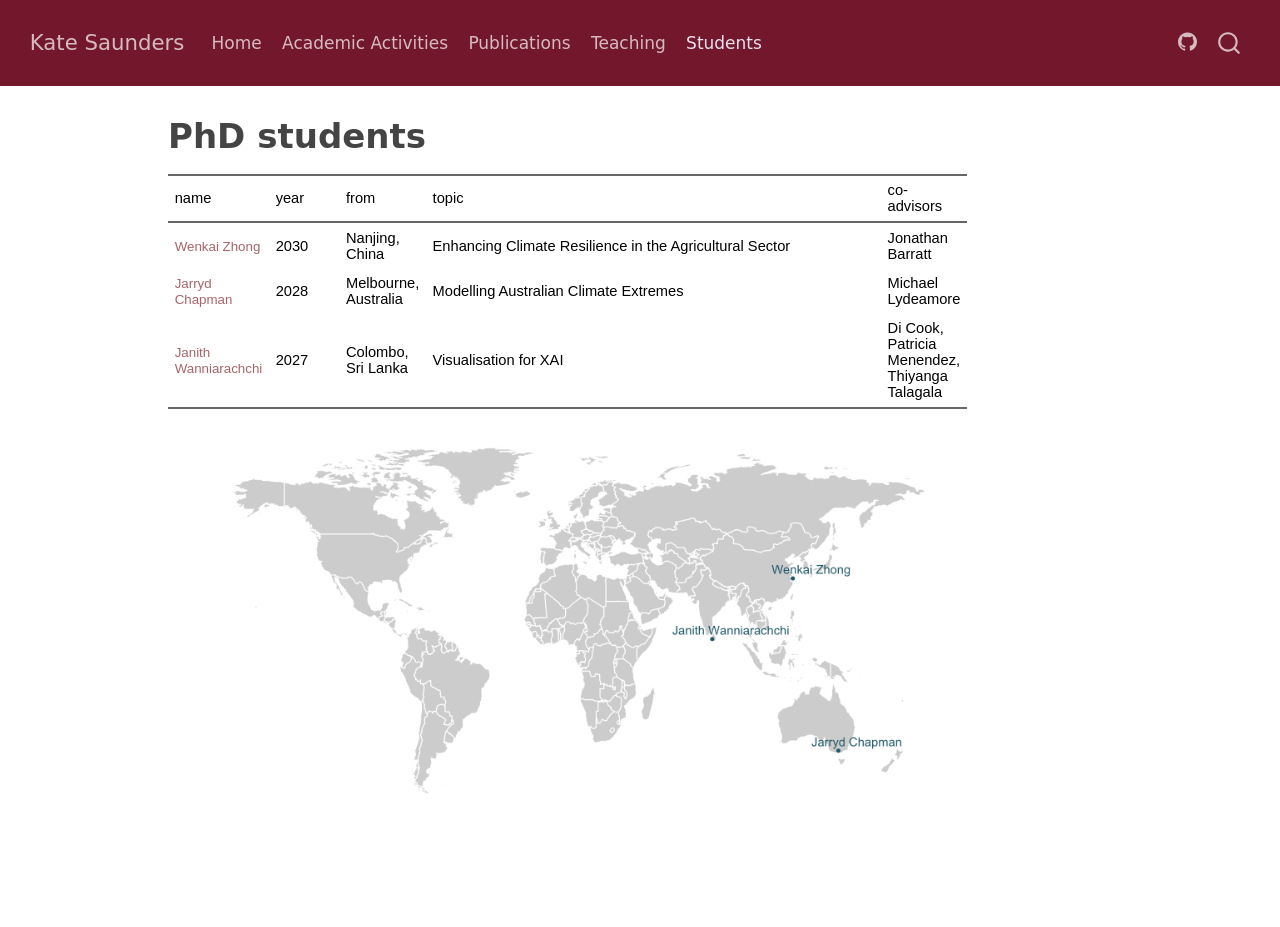
<file: docs/students.html>
<!DOCTYPE html>
<html xmlns="http://www.w3.org/1999/xhtml" lang="en" xml:lang="en"><head>

<meta charset="utf-8">
<meta name="generator" content="quarto-1.9.36">

<meta name="viewport" content="width=device-width, initial-scale=1.0, user-scalable=yes">


<title>PhD students – Kate Saunders</title>
<style>
/* Default styles provided by pandoc.
** See https://pandoc.org/MANUAL.html#variables-for-html for config info.
*/
code{white-space: pre-wrap;}
span.smallcaps{font-variant: small-caps;}
div.columns{display: flex; gap: min(4vw, 1.5em);}
div.column{flex: auto; overflow-x: auto;}
div.hanging-indent{margin-left: 1.5em; text-indent: -1.5em;}
ul.task-list{list-style: none;}
ul.task-list li input[type="checkbox"] {
  width: 0.8em;
  margin: 0 0.8em 0.2em -1em; /* quarto-specific, see https://github.com/quarto-dev/quarto-cli/issues/4556 */ 
  vertical-align: middle;
}
</style>


<script src="site_libs/quarto-nav/quarto-nav.js"></script>
<script src="site_libs/quarto-nav/headroom.min.js"></script>
<script src="site_libs/clipboard/clipboard.min.js"></script>
<script src="site_libs/quarto-search/autocomplete.umd.js"></script>
<script src="site_libs/quarto-search/fuse.min.js"></script>
<script src="site_libs/quarto-search/quarto-search.js"></script>
<meta name="quarto:offset" content="./">
<link href="./logo.png" rel="icon" type="image/png">
<script src="site_libs/quarto-html/quarto.js" type="module"></script>
<script src="site_libs/quarto-html/tabsets/tabsets.js" type="module"></script>
<script src="site_libs/quarto-html/popper.min.js"></script>
<script src="site_libs/quarto-html/tippy.umd.min.js"></script>
<script src="site_libs/quarto-html/anchor.min.js"></script>
<link href="site_libs/quarto-html/tippy.css" rel="stylesheet">
<link href="site_libs/quarto-html/quarto-syntax-highlighting-845c23b38eaddc0f92fda52bfe77a8c8.css" rel="stylesheet" id="quarto-text-highlighting-styles">
<script src="site_libs/bootstrap/bootstrap.min.js"></script>
<link href="site_libs/bootstrap/bootstrap-icons.css" rel="stylesheet">
<link href="site_libs/bootstrap/bootstrap-eec5e320e63de55a0eb2338de132c8f6.min.css" rel="stylesheet" append-hash="true" id="quarto-bootstrap" data-mode="light">
<script id="quarto-search-options" type="application/json">{
  "location": "navbar",
  "copy-button": false,
  "collapse-after": 3,
  "panel-placement": "end",
  "type": "overlay",
  "limit": 50,
  "keyboard-shortcut": [
    "f",
    "/",
    "s"
  ],
  "show-item-context": false,
  "language": {
    "search-no-results-text": "No results",
    "search-matching-documents-text": "matching documents",
    "search-copy-link-title": "Copy link to search",
    "search-hide-matches-text": "Hide additional matches",
    "search-more-match-text": "more match in this document",
    "search-more-matches-text": "more matches in this document",
    "search-clear-button-title": "Clear",
    "search-text-placeholder": "",
    "search-detached-cancel-button-title": "Cancel",
    "search-submit-button-title": "Submit",
    "search-label": "Search"
  }
}</script>
<link href="site_libs/tabwid-1.1.3/tabwid.css" rel="stylesheet">
<script src="site_libs/tabwid-1.1.3/tabwid.js"></script>


</head>

<body class="nav-fixed quarto-light">

<div id="quarto-search-results"></div>
  <header id="quarto-header" class="headroom fixed-top">
    <nav class="navbar navbar-expand-lg " data-bs-theme="dark">
      <div class="navbar-container container-fluid">
      <div class="navbar-brand-container mx-auto">
    <a class="navbar-brand" href="./index.html">
    <span class="navbar-title">Kate Saunders</span>
    </a>
  </div>
            <div id="quarto-search" class="" title="Search"></div>
          <button class="navbar-toggler" type="button" data-bs-toggle="collapse" data-bs-target="#navbarCollapse" aria-controls="navbarCollapse" role="menu" aria-expanded="false" aria-label="Toggle navigation" onclick="if (window.quartoToggleHeadroom) { window.quartoToggleHeadroom(); }">
  <span class="navbar-toggler-icon"></span>
</button>
          <div class="collapse navbar-collapse" id="navbarCollapse">
            <ul class="navbar-nav navbar-nav-scroll me-auto">
  <li class="nav-item">
    <a class="nav-link" href="./index.html"> 
<span class="menu-text">Home</span></a>
  </li>  
  <li class="nav-item">
    <a class="nav-link" href="./cv.html"> 
<span class="menu-text">Academic Activities</span></a>
  </li>  
  <li class="nav-item">
    <a class="nav-link" href="./publications.html"> 
<span class="menu-text">Publications</span></a>
  </li>  
  <li class="nav-item">
    <a class="nav-link" href="./teaching.html"> 
<span class="menu-text">Teaching</span></a>
  </li>  
  <li class="nav-item">
    <a class="nav-link active" href="./students.html" aria-current="page"> 
<span class="menu-text">Students</span></a>
  </li>  
</ul>
            <ul class="navbar-nav navbar-nav-scroll ms-auto">
  <li class="nav-item compact">
    <a class="nav-link" href="https://github.com/katerobsau/website-quarto"> <i class="bi bi-github" role="img">
</i> 
<span class="menu-text"></span></a>
  </li>  
</ul>
          </div> <!-- /navcollapse -->
            <div class="quarto-navbar-tools">
</div>
      </div> <!-- /container-fluid -->
    </nav>
</header>
<!-- content -->
<div id="quarto-content" class="quarto-container page-columns page-rows-contents page-layout-article page-navbar">
<!-- sidebar -->
<!-- margin-sidebar -->
    <div id="quarto-margin-sidebar" class="sidebar margin-sidebar zindex-bottom">
        
    </div>
<!-- main -->
<main class="content" id="quarto-document-content">

<header id="title-block-header" class="quarto-title-block default">
<div class="quarto-title">
<h1 class="title">PhD students</h1>
</div>



<div class="quarto-title-meta">

    
  
    
  </div>
  


</header>


<div class="cell">
<div class="cell-output-display">
<div class="tabwid"><style>.cl-203fcffa{}.cl-2031b398{font-family:'Helvetica';font-size:11pt;font-weight:normal;font-style:normal;text-decoration:none;color:rgba(0, 0, 0, 1.00);background-color:transparent;}.cl-2031b3b6{font-family:'Arial';font-size:10pt;font-weight:normal;font-style:normal;text-decoration:none;color:rgba(169, 100, 105, 1.00);background-color:transparent;}.cl-2039955e{margin:0;text-align:left;border-bottom: 0 solid rgba(0, 0, 0, 1.00);border-top: 0 solid rgba(0, 0, 0, 1.00);border-left: 0 solid rgba(0, 0, 0, 1.00);border-right: 0 solid rgba(0, 0, 0, 1.00);padding-bottom:5pt;padding-top:5pt;padding-left:5pt;padding-right:5pt;line-height: 1;background-color:transparent;}.cl-2039c59c{width:0.75in;background-color:transparent;vertical-align: middle;border-bottom: 1.5pt solid rgba(102, 102, 102, 1.00);border-top: 1.5pt solid rgba(102, 102, 102, 1.00);border-left: 0 solid rgba(0, 0, 0, 1.00);border-right: 0 solid rgba(0, 0, 0, 1.00);margin-bottom:0;margin-top:0;margin-left:0;margin-right:0;}.cl-2039c5a6{width:5in;background-color:transparent;vertical-align: middle;border-bottom: 1.5pt solid rgba(102, 102, 102, 1.00);border-top: 1.5pt solid rgba(102, 102, 102, 1.00);border-left: 0 solid rgba(0, 0, 0, 1.00);border-right: 0 solid rgba(0, 0, 0, 1.00);margin-bottom:0;margin-top:0;margin-left:0;margin-right:0;}.cl-2039c5b0{width:0.75in;background-color:transparent;vertical-align: middle;border-bottom: 0 solid rgba(0, 0, 0, 1.00);border-top: 0 solid rgba(0, 0, 0, 1.00);border-left: 0 solid rgba(0, 0, 0, 1.00);border-right: 0 solid rgba(0, 0, 0, 1.00);margin-bottom:0;margin-top:0;margin-left:0;margin-right:0;}.cl-2039c5b1{width:5in;background-color:transparent;vertical-align: middle;border-bottom: 0 solid rgba(0, 0, 0, 1.00);border-top: 0 solid rgba(0, 0, 0, 1.00);border-left: 0 solid rgba(0, 0, 0, 1.00);border-right: 0 solid rgba(0, 0, 0, 1.00);margin-bottom:0;margin-top:0;margin-left:0;margin-right:0;}.cl-2039c5ba{width:0.75in;background-color:transparent;vertical-align: middle;border-bottom: 1.5pt solid rgba(102, 102, 102, 1.00);border-top: 0 solid rgba(0, 0, 0, 1.00);border-left: 0 solid rgba(0, 0, 0, 1.00);border-right: 0 solid rgba(0, 0, 0, 1.00);margin-bottom:0;margin-top:0;margin-left:0;margin-right:0;}.cl-2039c5bb{width:5in;background-color:transparent;vertical-align: middle;border-bottom: 1.5pt solid rgba(102, 102, 102, 1.00);border-top: 0 solid rgba(0, 0, 0, 1.00);border-left: 0 solid rgba(0, 0, 0, 1.00);border-right: 0 solid rgba(0, 0, 0, 1.00);margin-bottom:0;margin-top:0;margin-left:0;margin-right:0;}</style><table data-quarto-disable-processing="true" class="cl-203fcffa"><thead><tr style="overflow-wrap:break-word;"><th class="cl-2039c59c"><p class="cl-2039955e"><span class="cl-2031b398">name</span></p></th><th class="cl-2039c59c"><p class="cl-2039955e"><span class="cl-2031b398">year</span></p></th><th class="cl-2039c59c"><p class="cl-2039955e"><span class="cl-2031b398">from</span></p></th><th class="cl-2039c5a6"><p class="cl-2039955e"><span class="cl-2031b398">topic</span></p></th><th class="cl-2039c59c"><p class="cl-2039955e"><span class="cl-2031b398">co-advisors</span></p></th></tr></thead><tbody><tr style="overflow-wrap:break-word;"><td class="cl-2039c5b0"><p class="cl-2039955e"><a href="https://github.com/WenkaiZhong/ensemble-heat-postprocessing-netherlands"><span class="cl-2031b3b6">Wenkai Zhong</span></a></p></td><td class="cl-2039c5b0"><p class="cl-2039955e"><span class="cl-2031b398">2030</span></p></td><td class="cl-2039c5b0"><p class="cl-2039955e"><span class="cl-2031b398">Nanjing, China</span></p></td><td class="cl-2039c5b1"><p class="cl-2039955e"><span class="cl-2031b398">Enhancing Climate Resilience in the Agricultural Sector</span></p></td><td class="cl-2039c5b0"><p class="cl-2039955e"><span class="cl-2031b398">Jonathan Barratt</span></p></td></tr><tr style="overflow-wrap:break-word;"><td class="cl-2039c5b0"><p class="cl-2039955e"><a href="https://github.com/jarrydchapman"><span class="cl-2031b3b6">Jarryd Chapman</span></a></p></td><td class="cl-2039c5b0"><p class="cl-2039955e"><span class="cl-2031b398">2028</span></p></td><td class="cl-2039c5b0"><p class="cl-2039955e"><span class="cl-2031b398">Melbourne, Australia</span></p></td><td class="cl-2039c5b1"><p class="cl-2039955e"><span class="cl-2031b398">Modelling Australian Climate Extremes</span></p></td><td class="cl-2039c5b0"><p class="cl-2039955e"><span class="cl-2031b398">Michael Lydeamore</span></p></td></tr><tr style="overflow-wrap:break-word;"><td class="cl-2039c5ba"><p class="cl-2039955e"><a href="https://janithwanni.netlify.app"><span class="cl-2031b3b6">Janith Wanniarachchi</span></a></p></td><td class="cl-2039c5ba"><p class="cl-2039955e"><span class="cl-2031b398">2027</span></p></td><td class="cl-2039c5ba"><p class="cl-2039955e"><span class="cl-2031b398">Colombo, Sri Lanka</span></p></td><td class="cl-2039c5bb"><p class="cl-2039955e"><span class="cl-2031b398">Visualisation for XAI</span></p></td><td class="cl-2039c5ba"><p class="cl-2039955e"><span class="cl-2031b398">Di Cook,  Patricia Menendez,  Thiyanga Talagala</span></p></td></tr></tbody></table></div>
</div>
</div>
<div class="cell">
<div class="cell-output-display">
<div>
<figure class="figure">
<p><img src="students_files/figure-html/unnamed-chunk-2-1.png" class="img-fluid figure-img" style="width:100.0%"></p>
</figure>
</div>
</div>
</div>



</main> <!-- /main -->
<script id="quarto-html-after-body" type="application/javascript">
  window.document.addEventListener("DOMContentLoaded", function (event) {
    const icon = "";
    const anchorJS = new window.AnchorJS();
    anchorJS.options = {
      placement: 'right',
      icon: icon
    };
    anchorJS.add('.anchored');
    const isCodeAnnotation = (el) => {
      for (const clz of el.classList) {
        if (clz.startsWith('code-annotation-')) {                     
          return true;
        }
      }
      return false;
    }
    const onCopySuccess = function(e) {
      // button target
      const button = e.trigger;
      // don't keep focus
      button.blur();
      // flash "checked"
      button.classList.add('code-copy-button-checked');
      var currentTitle = button.getAttribute("title");
      button.setAttribute("title", "Copied!");
      let tooltip;
      if (window.bootstrap) {
        button.setAttribute("data-bs-toggle", "tooltip");
        button.setAttribute("data-bs-placement", "left");
        button.setAttribute("data-bs-title", "Copied!");
        tooltip = new bootstrap.Tooltip(button, 
          { trigger: "manual", 
            customClass: "code-copy-button-tooltip",
            offset: [0, -8]});
        tooltip.show();    
      }
      setTimeout(function() {
        if (tooltip) {
          tooltip.hide();
          button.removeAttribute("data-bs-title");
          button.removeAttribute("data-bs-toggle");
          button.removeAttribute("data-bs-placement");
        }
        button.setAttribute("title", currentTitle);
        button.classList.remove('code-copy-button-checked');
      }, 1000);
      // clear code selection
      e.clearSelection();
    }
    const getTextToCopy = function(trigger) {
      const outerScaffold = trigger.parentElement.cloneNode(true);
      const codeEl = outerScaffold.querySelector('code');
      for (const childEl of codeEl.children) {
        if (isCodeAnnotation(childEl)) {
          childEl.remove();
        }
      }
      return codeEl.innerText;
    }
    const clipboard = new window.ClipboardJS('.code-copy-button:not([data-in-quarto-modal])', {
      text: getTextToCopy
    });
    clipboard.on('success', onCopySuccess);
    if (window.document.getElementById('quarto-embedded-source-code-modal')) {
      const clipboardModal = new window.ClipboardJS('.code-copy-button[data-in-quarto-modal]', {
        text: getTextToCopy,
        container: window.document.getElementById('quarto-embedded-source-code-modal')
      });
      clipboardModal.on('success', onCopySuccess);
    }
      var localhostRegex = new RegExp(/^(?:http|https):\/\/localhost\:?[0-9]*\//);
      var mailtoRegex = new RegExp(/^mailto:/);
        var filterRegex = new RegExp("https:\/\/katerobsau\.github\.io\/website-quarto\/");
      var isInternal = (href) => {
          return filterRegex.test(href) || localhostRegex.test(href) || mailtoRegex.test(href);
      }
      // Inspect non-navigation links and adorn them if external
     var links = window.document.querySelectorAll('a[href]:not(.nav-link):not(.navbar-brand):not(.toc-action):not(.sidebar-link):not(.sidebar-item-toggle):not(.pagination-link):not(.no-external):not([aria-hidden]):not(.dropdown-item):not(.quarto-navigation-tool):not(.about-link)');
      for (var i=0; i<links.length; i++) {
        const link = links[i];
        if (!isInternal(link.href)) {
          // undo the damage that might have been done by quarto-nav.js in the case of
          // links that we want to consider external
          if (link.dataset.originalHref !== undefined) {
            link.href = link.dataset.originalHref;
          }
        }
      }
    function tippyHover(el, contentFn, onTriggerFn, onUntriggerFn) {
      const config = {
        allowHTML: true,
        maxWidth: 500,
        delay: 100,
        arrow: false,
        appendTo: function(el) {
            return el.parentElement;
        },
        interactive: true,
        interactiveBorder: 10,
        theme: 'quarto',
        placement: 'bottom-start',
      };
      if (contentFn) {
        config.content = contentFn;
      }
      if (onTriggerFn) {
        config.onTrigger = onTriggerFn;
      }
      if (onUntriggerFn) {
        config.onUntrigger = onUntriggerFn;
      }
      window.tippy(el, config); 
    }
    const noterefs = window.document.querySelectorAll('a[role="doc-noteref"]');
    for (var i=0; i<noterefs.length; i++) {
      const ref = noterefs[i];
      tippyHover(ref, function() {
        // use id or data attribute instead here
        let href = ref.getAttribute('data-footnote-href') || ref.getAttribute('href');
        try { href = new URL(href).hash; } catch {}
        const id = href.replace(/^#\/?/, "");
        const note = window.document.getElementById(id);
        if (note) {
          return note.innerHTML;
        } else {
          return "";
        }
      });
    }
    const xrefs = window.document.querySelectorAll('a.quarto-xref');
    const processXRef = (id, note) => {
      // Strip column container classes
      const stripColumnClz = (el) => {
        el.classList.remove("page-full", "page-columns");
        if (el.children) {
          for (const child of el.children) {
            stripColumnClz(child);
          }
        }
      }
      stripColumnClz(note)
      if (id === null || id.startsWith('sec-')) {
        // Special case sections, only their first couple elements
        const container = document.createElement("div");
        if (note.children && note.children.length > 2) {
          container.appendChild(note.children[0].cloneNode(true));
          for (let i = 1; i < note.children.length; i++) {
            const child = note.children[i];
            if (child.tagName === "P" && child.innerText === "") {
              continue;
            } else {
              container.appendChild(child.cloneNode(true));
              break;
            }
          }
          if (window.Quarto?.typesetMath) {
            window.Quarto.typesetMath(container);
          }
          return container.innerHTML
        } else {
          if (window.Quarto?.typesetMath) {
            window.Quarto.typesetMath(note);
          }
          return note.innerHTML;
        }
      } else {
        // Remove any anchor links if they are present
        const anchorLink = note.querySelector('a.anchorjs-link');
        if (anchorLink) {
          anchorLink.remove();
        }
        if (window.Quarto?.typesetMath) {
          window.Quarto.typesetMath(note);
        }
        if (note.classList.contains("callout")) {
          return note.outerHTML;
        } else {
          return note.innerHTML;
        }
      }
    }
    for (var i=0; i<xrefs.length; i++) {
      const xref = xrefs[i];
      tippyHover(xref, undefined, function(instance) {
        instance.disable();
        let url = xref.getAttribute('href');
        let hash = undefined; 
        if (url.startsWith('#')) {
          hash = url;
        } else {
          try { hash = new URL(url).hash; } catch {}
        }
        if (hash) {
          const id = hash.replace(/^#\/?/, "");
          const note = window.document.getElementById(id);
          if (note !== null) {
            try {
              const html = processXRef(id, note.cloneNode(true));
              instance.setContent(html);
            } finally {
              instance.enable();
              instance.show();
            }
          } else {
            // See if we can fetch this
            fetch(url.split('#')[0])
            .then(res => res.text())
            .then(html => {
              const parser = new DOMParser();
              const htmlDoc = parser.parseFromString(html, "text/html");
              const note = htmlDoc.getElementById(id);
              if (note !== null) {
                const html = processXRef(id, note);
                instance.setContent(html);
              } 
            }).finally(() => {
              instance.enable();
              instance.show();
            });
          }
        } else {
          // See if we can fetch a full url (with no hash to target)
          // This is a special case and we should probably do some content thinning / targeting
          fetch(url)
          .then(res => res.text())
          .then(html => {
            const parser = new DOMParser();
            const htmlDoc = parser.parseFromString(html, "text/html");
            const note = htmlDoc.querySelector('main.content');
            if (note !== null) {
              // This should only happen for chapter cross references
              // (since there is no id in the URL)
              // remove the first header
              if (note.children.length > 0 && note.children[0].tagName === "HEADER") {
                note.children[0].remove();
              }
              const html = processXRef(null, note);
              instance.setContent(html);
            } 
          }).finally(() => {
            instance.enable();
            instance.show();
          });
        }
      }, function(instance) {
      });
    }
        let selectedAnnoteEl;
        const selectorForAnnotation = ( cell, annotation) => {
          let cellAttr = 'data-code-cell="' + cell + '"';
          let lineAttr = 'data-code-annotation="' +  annotation + '"';
          const selector = 'span[' + cellAttr + '][' + lineAttr + ']';
          return selector;
        }
        const selectCodeLines = (annoteEl) => {
          const doc = window.document;
          const targetCell = annoteEl.getAttribute("data-target-cell");
          const targetAnnotation = annoteEl.getAttribute("data-target-annotation");
          const annoteSpan = window.document.querySelector(selectorForAnnotation(targetCell, targetAnnotation));
          const lines = annoteSpan.getAttribute("data-code-lines").split(",");
          const lineIds = lines.map((line) => {
            return targetCell + "-" + line;
          })
          let top = null;
          let height = null;
          let parent = null;
          if (lineIds.length > 0) {
              //compute the position of the single el (top and bottom and make a div)
              const el = window.document.getElementById(lineIds[0]);
              top = el.offsetTop;
              height = el.offsetHeight;
              parent = el.parentElement.parentElement;
            if (lineIds.length > 1) {
              const lastEl = window.document.getElementById(lineIds[lineIds.length - 1]);
              const bottom = lastEl.offsetTop + lastEl.offsetHeight;
              height = bottom - top;
            }
            if (top !== null && height !== null && parent !== null) {
              // cook up a div (if necessary) and position it 
              let div = window.document.getElementById("code-annotation-line-highlight");
              if (div === null) {
                div = window.document.createElement("div");
                div.setAttribute("id", "code-annotation-line-highlight");
                div.style.position = 'absolute';
                parent.appendChild(div);
              }
              div.style.top = top - 2 + "px";
              div.style.height = height + 4 + "px";
              div.style.left = 0;
              let gutterDiv = window.document.getElementById("code-annotation-line-highlight-gutter");
              if (gutterDiv === null) {
                gutterDiv = window.document.createElement("div");
                gutterDiv.setAttribute("id", "code-annotation-line-highlight-gutter");
                gutterDiv.style.position = 'absolute';
                const codeCell = window.document.getElementById(targetCell);
                const gutter = codeCell.querySelector('.code-annotation-gutter');
                gutter.appendChild(gutterDiv);
              }
              gutterDiv.style.top = top - 2 + "px";
              gutterDiv.style.height = height + 4 + "px";
            }
            selectedAnnoteEl = annoteEl;
          }
        };
        const unselectCodeLines = () => {
          const elementsIds = ["code-annotation-line-highlight", "code-annotation-line-highlight-gutter"];
          elementsIds.forEach((elId) => {
            const div = window.document.getElementById(elId);
            if (div) {
              div.remove();
            }
          });
          selectedAnnoteEl = undefined;
        };
          // Handle positioning of the toggle
      window.addEventListener(
        "resize",
        throttle(() => {
          elRect = undefined;
          if (selectedAnnoteEl) {
            selectCodeLines(selectedAnnoteEl);
          }
        }, 10)
      );
      function throttle(fn, ms) {
      let throttle = false;
      let timer;
        return (...args) => {
          if(!throttle) { // first call gets through
              fn.apply(this, args);
              throttle = true;
          } else { // all the others get throttled
              if(timer) clearTimeout(timer); // cancel #2
              timer = setTimeout(() => {
                fn.apply(this, args);
                timer = throttle = false;
              }, ms);
          }
        };
      }
        // Attach click handler to the DT
        const annoteDls = window.document.querySelectorAll('dt[data-target-cell]');
        for (const annoteDlNode of annoteDls) {
          annoteDlNode.addEventListener('click', (event) => {
            const clickedEl = event.target;
            if (clickedEl !== selectedAnnoteEl) {
              unselectCodeLines();
              const activeEl = window.document.querySelector('dt[data-target-cell].code-annotation-active');
              if (activeEl) {
                activeEl.classList.remove('code-annotation-active');
              }
              selectCodeLines(clickedEl);
              clickedEl.classList.add('code-annotation-active');
            } else {
              // Unselect the line
              unselectCodeLines();
              clickedEl.classList.remove('code-annotation-active');
            }
          });
        }
    const findCites = (el) => {
      const parentEl = el.parentElement;
      if (parentEl) {
        const cites = parentEl.dataset.cites;
        if (cites) {
          return {
            el,
            cites: cites.split(' ')
          };
        } else {
          return findCites(el.parentElement)
        }
      } else {
        return undefined;
      }
    };
    var bibliorefs = window.document.querySelectorAll('a[role="doc-biblioref"]');
    for (var i=0; i<bibliorefs.length; i++) {
      const ref = bibliorefs[i];
      const citeInfo = findCites(ref);
      if (citeInfo) {
        tippyHover(citeInfo.el, function() {
          var popup = window.document.createElement('div');
          citeInfo.cites.forEach(function(cite) {
            var citeDiv = window.document.createElement('div');
            citeDiv.classList.add('hanging-indent');
            citeDiv.classList.add('csl-entry');
            var biblioDiv = window.document.getElementById('ref-' + cite);
            if (biblioDiv) {
              citeDiv.innerHTML = biblioDiv.innerHTML;
            }
            popup.appendChild(citeDiv);
          });
          return popup.innerHTML;
        });
      }
    }
  });
  </script>
</div> <!-- /content -->




</body></html>
</file>
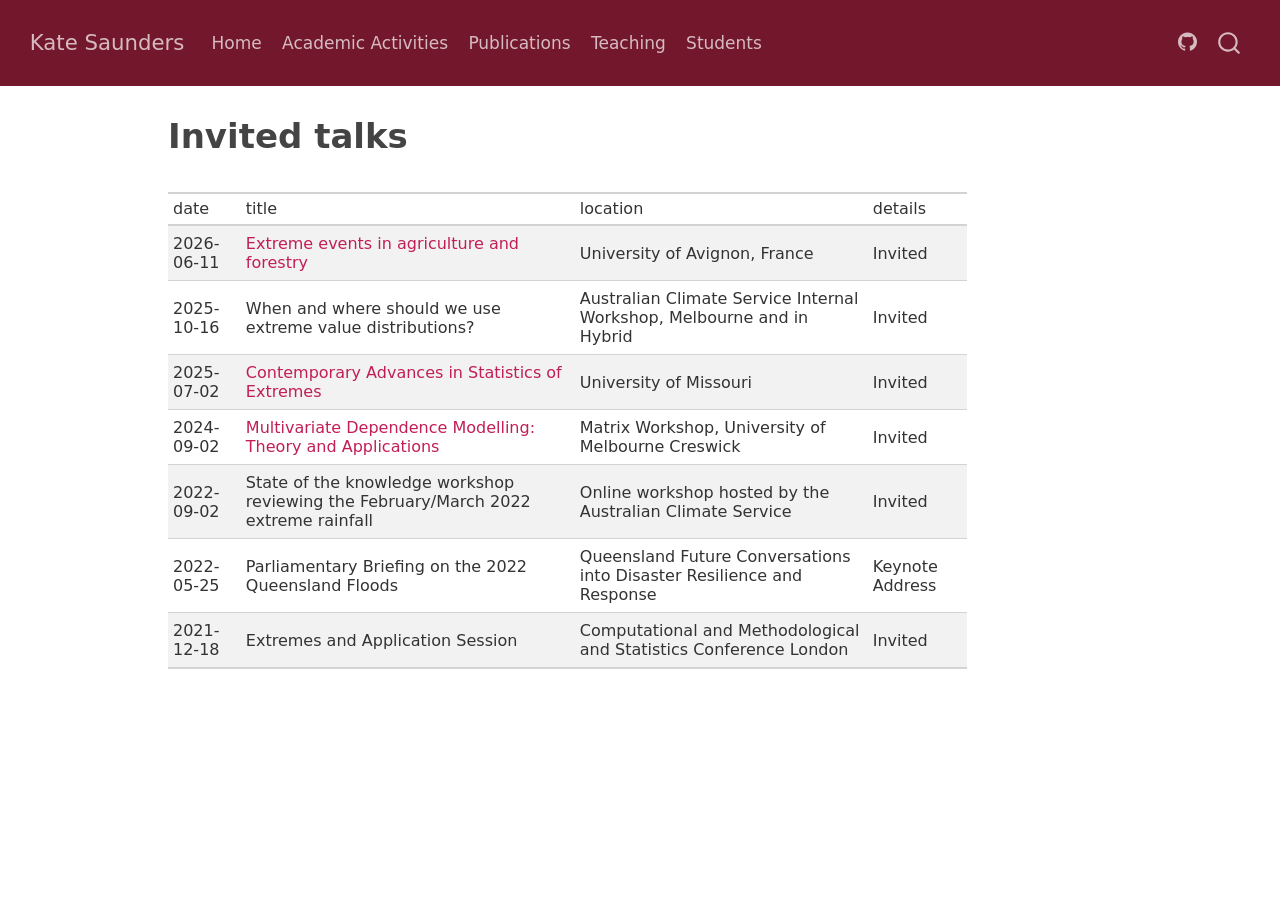
<file: docs/talks.html>
<!DOCTYPE html>
<html xmlns="http://www.w3.org/1999/xhtml" lang="en" xml:lang="en"><head>

<meta charset="utf-8">
<meta name="generator" content="quarto-1.9.36">

<meta name="viewport" content="width=device-width, initial-scale=1.0, user-scalable=yes">


<title>Invited talks – Kate Saunders</title>
<style>
/* Default styles provided by pandoc.
** See https://pandoc.org/MANUAL.html#variables-for-html for config info.
*/
code{white-space: pre-wrap;}
span.smallcaps{font-variant: small-caps;}
div.columns{display: flex; gap: min(4vw, 1.5em);}
div.column{flex: auto; overflow-x: auto;}
div.hanging-indent{margin-left: 1.5em; text-indent: -1.5em;}
ul.task-list{list-style: none;}
ul.task-list li input[type="checkbox"] {
  width: 0.8em;
  margin: 0 0.8em 0.2em -1em; /* quarto-specific, see https://github.com/quarto-dev/quarto-cli/issues/4556 */ 
  vertical-align: middle;
}
</style>


<script src="site_libs/quarto-nav/quarto-nav.js"></script>
<script src="site_libs/quarto-nav/headroom.min.js"></script>
<script src="site_libs/clipboard/clipboard.min.js"></script>
<script src="site_libs/quarto-search/autocomplete.umd.js"></script>
<script src="site_libs/quarto-search/fuse.min.js"></script>
<script src="site_libs/quarto-search/quarto-search.js"></script>
<meta name="quarto:offset" content="./">
<link href="./logo.png" rel="icon" type="image/png">
<script src="site_libs/quarto-html/quarto.js" type="module"></script>
<script src="site_libs/quarto-html/tabsets/tabsets.js" type="module"></script>
<script src="site_libs/quarto-html/popper.min.js"></script>
<script src="site_libs/quarto-html/tippy.umd.min.js"></script>
<script src="site_libs/quarto-html/anchor.min.js"></script>
<link href="site_libs/quarto-html/tippy.css" rel="stylesheet">
<link href="site_libs/quarto-html/quarto-syntax-highlighting-845c23b38eaddc0f92fda52bfe77a8c8.css" rel="stylesheet" id="quarto-text-highlighting-styles">
<script src="site_libs/bootstrap/bootstrap.min.js"></script>
<link href="site_libs/bootstrap/bootstrap-icons.css" rel="stylesheet">
<link href="site_libs/bootstrap/bootstrap-eec5e320e63de55a0eb2338de132c8f6.min.css" rel="stylesheet" append-hash="true" id="quarto-bootstrap" data-mode="light">
<script id="quarto-search-options" type="application/json">{
  "location": "navbar",
  "copy-button": false,
  "collapse-after": 3,
  "panel-placement": "end",
  "type": "overlay",
  "limit": 50,
  "keyboard-shortcut": [
    "f",
    "/",
    "s"
  ],
  "show-item-context": false,
  "language": {
    "search-no-results-text": "No results",
    "search-matching-documents-text": "matching documents",
    "search-copy-link-title": "Copy link to search",
    "search-hide-matches-text": "Hide additional matches",
    "search-more-match-text": "more match in this document",
    "search-more-matches-text": "more matches in this document",
    "search-clear-button-title": "Clear",
    "search-text-placeholder": "",
    "search-detached-cancel-button-title": "Cancel",
    "search-submit-button-title": "Submit",
    "search-label": "Search"
  }
}</script>


</head>

<body class="nav-fixed quarto-light">

<div id="quarto-search-results"></div>
  <header id="quarto-header" class="headroom fixed-top">
    <nav class="navbar navbar-expand-lg " data-bs-theme="dark">
      <div class="navbar-container container-fluid">
      <div class="navbar-brand-container mx-auto">
    <a class="navbar-brand" href="./index.html">
    <span class="navbar-title">Kate Saunders</span>
    </a>
  </div>
            <div id="quarto-search" class="" title="Search"></div>
          <button class="navbar-toggler" type="button" data-bs-toggle="collapse" data-bs-target="#navbarCollapse" aria-controls="navbarCollapse" role="menu" aria-expanded="false" aria-label="Toggle navigation" onclick="if (window.quartoToggleHeadroom) { window.quartoToggleHeadroom(); }">
  <span class="navbar-toggler-icon"></span>
</button>
          <div class="collapse navbar-collapse" id="navbarCollapse">
            <ul class="navbar-nav navbar-nav-scroll me-auto">
  <li class="nav-item">
    <a class="nav-link" href="./index.html"> 
<span class="menu-text">Home</span></a>
  </li>  
  <li class="nav-item">
    <a class="nav-link" href="./cv.html"> 
<span class="menu-text">Academic Activities</span></a>
  </li>  
  <li class="nav-item">
    <a class="nav-link" href="./publications.html"> 
<span class="menu-text">Publications</span></a>
  </li>  
  <li class="nav-item">
    <a class="nav-link" href="./teaching.html"> 
<span class="menu-text">Teaching</span></a>
  </li>  
  <li class="nav-item">
    <a class="nav-link" href="./students.html"> 
<span class="menu-text">Students</span></a>
  </li>  
</ul>
            <ul class="navbar-nav navbar-nav-scroll ms-auto">
  <li class="nav-item compact">
    <a class="nav-link" href="https://github.com/katerobsau/website-quarto"> <i class="bi bi-github" role="img">
</i> 
<span class="menu-text"></span></a>
  </li>  
</ul>
          </div> <!-- /navcollapse -->
            <div class="quarto-navbar-tools">
</div>
      </div> <!-- /container-fluid -->
    </nav>
</header>
<!-- content -->
<div id="quarto-content" class="quarto-container page-columns page-rows-contents page-layout-article page-navbar">
<!-- sidebar -->
<!-- margin-sidebar -->
    <div id="quarto-margin-sidebar" class="sidebar margin-sidebar zindex-bottom">
        
    </div>
<!-- main -->
<main class="content" id="quarto-document-content">

<header id="title-block-header" class="quarto-title-block default">
<div class="quarto-title">
<h1 class="title">Invited talks</h1>
</div>



<div class="quarto-title-meta">

    
  
    
  </div>
  


</header>


<!-- #TODO: Add invited seminars -->
<!-- #TODO: Add a column for title and workshop -->
<!-- #TODO: Want to capitalise titles -->
<!-- #TODO: Make date columns-->
<div class="cell">
<div class="cell-output-display">
<div id="zdxpwpstzy" style="padding-left:0px;padding-right:0px;padding-top:10px;padding-bottom:10px;overflow-x:auto;overflow-y:auto;width:auto;height:auto;">
<style>#zdxpwpstzy table {
  font-family: system-ui, 'Segoe UI', Roboto, Helvetica, Arial, sans-serif, 'Apple Color Emoji', 'Segoe UI Emoji', 'Segoe UI Symbol', 'Noto Color Emoji';
  -webkit-font-smoothing: antialiased;
  -moz-osx-font-smoothing: grayscale;
}

#zdxpwpstzy thead, #zdxpwpstzy tbody, #zdxpwpstzy tfoot, #zdxpwpstzy tr, #zdxpwpstzy td, #zdxpwpstzy th {
  border-style: none;
}

#zdxpwpstzy p {
  margin: 0;
  padding: 0;
}

#zdxpwpstzy .gt_table {
  display: table;
  border-collapse: collapse;
  line-height: normal;
  margin-left: auto;
  margin-right: auto;
  color: #333333;
  font-size: 16px;
  font-weight: normal;
  font-style: normal;
  background-color: #FFFFFF;
  width: auto;
  border-top-style: solid;
  border-top-width: 2px;
  border-top-color: #A8A8A8;
  border-right-style: none;
  border-right-width: 2px;
  border-right-color: #D3D3D3;
  border-bottom-style: solid;
  border-bottom-width: 2px;
  border-bottom-color: #A8A8A8;
  border-left-style: none;
  border-left-width: 2px;
  border-left-color: #D3D3D3;
}

#zdxpwpstzy .gt_caption {
  padding-top: 4px;
  padding-bottom: 4px;
}

#zdxpwpstzy .gt_title {
  color: #333333;
  font-size: 125%;
  font-weight: initial;
  padding-top: 4px;
  padding-bottom: 4px;
  padding-left: 5px;
  padding-right: 5px;
  border-bottom-color: #FFFFFF;
  border-bottom-width: 0;
}

#zdxpwpstzy .gt_subtitle {
  color: #333333;
  font-size: 85%;
  font-weight: initial;
  padding-top: 3px;
  padding-bottom: 5px;
  padding-left: 5px;
  padding-right: 5px;
  border-top-color: #FFFFFF;
  border-top-width: 0;
}

#zdxpwpstzy .gt_heading {
  background-color: #FFFFFF;
  text-align: center;
  border-bottom-color: #FFFFFF;
  border-left-style: none;
  border-left-width: 1px;
  border-left-color: #D3D3D3;
  border-right-style: none;
  border-right-width: 1px;
  border-right-color: #D3D3D3;
}

#zdxpwpstzy .gt_bottom_border {
  border-bottom-style: solid;
  border-bottom-width: 2px;
  border-bottom-color: #D3D3D3;
}

#zdxpwpstzy .gt_col_headings {
  border-top-style: solid;
  border-top-width: 2px;
  border-top-color: #D3D3D3;
  border-bottom-style: solid;
  border-bottom-width: 2px;
  border-bottom-color: #D3D3D3;
  border-left-style: none;
  border-left-width: 1px;
  border-left-color: #D3D3D3;
  border-right-style: none;
  border-right-width: 1px;
  border-right-color: #D3D3D3;
}

#zdxpwpstzy .gt_col_heading {
  color: #333333;
  background-color: #FFFFFF;
  font-size: 100%;
  font-weight: normal;
  text-transform: inherit;
  border-left-style: none;
  border-left-width: 1px;
  border-left-color: #D3D3D3;
  border-right-style: none;
  border-right-width: 1px;
  border-right-color: #D3D3D3;
  vertical-align: bottom;
  padding-top: 5px;
  padding-bottom: 6px;
  padding-left: 5px;
  padding-right: 5px;
  overflow-x: hidden;
}

#zdxpwpstzy .gt_column_spanner_outer {
  color: #333333;
  background-color: #FFFFFF;
  font-size: 100%;
  font-weight: normal;
  text-transform: inherit;
  padding-top: 0;
  padding-bottom: 0;
  padding-left: 4px;
  padding-right: 4px;
}

#zdxpwpstzy .gt_column_spanner_outer:first-child {
  padding-left: 0;
}

#zdxpwpstzy .gt_column_spanner_outer:last-child {
  padding-right: 0;
}

#zdxpwpstzy .gt_column_spanner {
  border-bottom-style: solid;
  border-bottom-width: 2px;
  border-bottom-color: #D3D3D3;
  vertical-align: bottom;
  padding-top: 5px;
  padding-bottom: 5px;
  overflow-x: hidden;
  display: inline-block;
  width: 100%;
}

#zdxpwpstzy .gt_spanner_row {
  border-bottom-style: hidden;
}

#zdxpwpstzy .gt_group_heading {
  padding-top: 8px;
  padding-bottom: 8px;
  padding-left: 5px;
  padding-right: 5px;
  color: #333333;
  background-color: #FFFFFF;
  font-size: 100%;
  font-weight: initial;
  text-transform: inherit;
  border-top-style: solid;
  border-top-width: 2px;
  border-top-color: #D3D3D3;
  border-bottom-style: solid;
  border-bottom-width: 2px;
  border-bottom-color: #D3D3D3;
  border-left-style: none;
  border-left-width: 1px;
  border-left-color: #D3D3D3;
  border-right-style: none;
  border-right-width: 1px;
  border-right-color: #D3D3D3;
  vertical-align: middle;
  text-align: left;
}

#zdxpwpstzy .gt_empty_group_heading {
  padding: 0.5px;
  color: #333333;
  background-color: #FFFFFF;
  font-size: 100%;
  font-weight: initial;
  border-top-style: solid;
  border-top-width: 2px;
  border-top-color: #D3D3D3;
  border-bottom-style: solid;
  border-bottom-width: 2px;
  border-bottom-color: #D3D3D3;
  vertical-align: middle;
}

#zdxpwpstzy .gt_from_md > :first-child {
  margin-top: 0;
}

#zdxpwpstzy .gt_from_md > :last-child {
  margin-bottom: 0;
}

#zdxpwpstzy .gt_row {
  padding-top: 8px;
  padding-bottom: 8px;
  padding-left: 5px;
  padding-right: 5px;
  margin: 10px;
  border-top-style: solid;
  border-top-width: 1px;
  border-top-color: #D3D3D3;
  border-left-style: none;
  border-left-width: 1px;
  border-left-color: #D3D3D3;
  border-right-style: none;
  border-right-width: 1px;
  border-right-color: #D3D3D3;
  vertical-align: middle;
  overflow-x: hidden;
}

#zdxpwpstzy .gt_stub {
  color: #333333;
  background-color: #FFFFFF;
  font-size: 100%;
  font-weight: initial;
  text-transform: inherit;
  border-right-style: solid;
  border-right-width: 2px;
  border-right-color: #D3D3D3;
  padding-left: 5px;
  padding-right: 5px;
}

#zdxpwpstzy .gt_stub_row_group {
  color: #333333;
  background-color: #FFFFFF;
  font-size: 100%;
  font-weight: initial;
  text-transform: inherit;
  border-right-style: solid;
  border-right-width: 2px;
  border-right-color: #D3D3D3;
  padding-left: 5px;
  padding-right: 5px;
  vertical-align: top;
}

#zdxpwpstzy .gt_row_group_first td {
  border-top-width: 2px;
}

#zdxpwpstzy .gt_row_group_first th {
  border-top-width: 2px;
}

#zdxpwpstzy .gt_summary_row {
  color: #333333;
  background-color: #FFFFFF;
  text-transform: inherit;
  padding-top: 8px;
  padding-bottom: 8px;
  padding-left: 5px;
  padding-right: 5px;
}

#zdxpwpstzy .gt_first_summary_row {
  border-top-style: solid;
  border-top-color: #D3D3D3;
}

#zdxpwpstzy .gt_first_summary_row.thick {
  border-top-width: 2px;
}

#zdxpwpstzy .gt_last_summary_row {
  padding-top: 8px;
  padding-bottom: 8px;
  padding-left: 5px;
  padding-right: 5px;
  border-bottom-style: solid;
  border-bottom-width: 2px;
  border-bottom-color: #D3D3D3;
}

#zdxpwpstzy .gt_grand_summary_row {
  color: #333333;
  background-color: #FFFFFF;
  text-transform: inherit;
  padding-top: 8px;
  padding-bottom: 8px;
  padding-left: 5px;
  padding-right: 5px;
}

#zdxpwpstzy .gt_first_grand_summary_row {
  padding-top: 8px;
  padding-bottom: 8px;
  padding-left: 5px;
  padding-right: 5px;
  border-top-style: double;
  border-top-width: 6px;
  border-top-color: #D3D3D3;
}

#zdxpwpstzy .gt_last_grand_summary_row_top {
  padding-top: 8px;
  padding-bottom: 8px;
  padding-left: 5px;
  padding-right: 5px;
  border-bottom-style: double;
  border-bottom-width: 6px;
  border-bottom-color: #D3D3D3;
}

#zdxpwpstzy .gt_striped {
  background-color: rgba(128, 128, 128, 0.05);
}

#zdxpwpstzy .gt_table_body {
  border-top-style: solid;
  border-top-width: 2px;
  border-top-color: #D3D3D3;
  border-bottom-style: solid;
  border-bottom-width: 2px;
  border-bottom-color: #D3D3D3;
}

#zdxpwpstzy .gt_footnotes {
  color: #333333;
  background-color: #FFFFFF;
  border-bottom-style: none;
  border-bottom-width: 2px;
  border-bottom-color: #D3D3D3;
  border-left-style: none;
  border-left-width: 2px;
  border-left-color: #D3D3D3;
  border-right-style: none;
  border-right-width: 2px;
  border-right-color: #D3D3D3;
}

#zdxpwpstzy .gt_footnote {
  margin: 0px;
  font-size: 90%;
  padding-top: 4px;
  padding-bottom: 4px;
  padding-left: 5px;
  padding-right: 5px;
}

#zdxpwpstzy .gt_sourcenotes {
  color: #333333;
  background-color: #FFFFFF;
  border-bottom-style: none;
  border-bottom-width: 2px;
  border-bottom-color: #D3D3D3;
  border-left-style: none;
  border-left-width: 2px;
  border-left-color: #D3D3D3;
  border-right-style: none;
  border-right-width: 2px;
  border-right-color: #D3D3D3;
}

#zdxpwpstzy .gt_sourcenote {
  font-size: 90%;
  padding-top: 4px;
  padding-bottom: 4px;
  padding-left: 5px;
  padding-right: 5px;
}

#zdxpwpstzy .gt_left {
  text-align: left;
}

#zdxpwpstzy .gt_center {
  text-align: center;
}

#zdxpwpstzy .gt_right {
  text-align: right;
  font-variant-numeric: tabular-nums;
}

#zdxpwpstzy .gt_font_normal {
  font-weight: normal;
}

#zdxpwpstzy .gt_font_bold {
  font-weight: bold;
}

#zdxpwpstzy .gt_font_italic {
  font-style: italic;
}

#zdxpwpstzy .gt_super {
  font-size: 65%;
}

#zdxpwpstzy .gt_footnote_marks {
  font-size: 75%;
  vertical-align: 0.4em;
  position: initial;
}

#zdxpwpstzy .gt_asterisk {
  font-size: 100%;
  vertical-align: 0;
}

#zdxpwpstzy .gt_indent_1 {
  text-indent: 5px;
}

#zdxpwpstzy .gt_indent_2 {
  text-indent: 10px;
}

#zdxpwpstzy .gt_indent_3 {
  text-indent: 15px;
}

#zdxpwpstzy .gt_indent_4 {
  text-indent: 20px;
}

#zdxpwpstzy .gt_indent_5 {
  text-indent: 25px;
}

#zdxpwpstzy .katex-display {
  display: inline-flex !important;
  margin-bottom: 0.75em !important;
}

#zdxpwpstzy div.Reactable > div.rt-table > div.rt-thead > div.rt-tr.rt-tr-group-header > div.rt-th-group:after {
  height: 0px !important;
}
</style>

<table class="gt_table caption-top table table-sm table-striped small" data-quarto-bootstrap="false">
<thead>
<tr class="gt_col_headings header">
<th id="date" class="gt_col_heading gt_columns_bottom_border gt_left" data-quarto-table-cell-role="th" scope="col">date</th>
<th id="titlelink" class="gt_col_heading gt_columns_bottom_border gt_left" data-quarto-table-cell-role="th" scope="col">title</th>
<th id="location" class="gt_col_heading gt_columns_bottom_border gt_left" data-quarto-table-cell-role="th" scope="col">location</th>
<th id="details" class="gt_col_heading gt_columns_bottom_border gt_left" data-quarto-table-cell-role="th" scope="col">details</th>
</tr>
</thead>
<tbody class="gt_table_body">
<tr class="odd">
<td class="gt_row gt_left" headers="date">2026-06-11</td>
<td class="gt_row gt_left" headers="titlelink"><a href="https://extremes2026.sciencesconf.org/">Extreme events in agriculture and forestry</a></td>
<td class="gt_row gt_left" headers="location">University of Avignon, France</td>
<td class="gt_row gt_left" headers="details">Invited</td>
</tr>
<tr class="even">
<td class="gt_row gt_left" headers="date">2025-10-16</td>
<td class="gt_row gt_left" headers="titlelink">When and where should we use extreme value distributions?</td>
<td class="gt_row gt_left" headers="location">Australian Climate Service Internal Workshop, Melbourne and in Hybrid</td>
<td class="gt_row gt_left" headers="details">Invited</td>
</tr>
<tr class="odd">
<td class="gt_row gt_left" headers="date">2025-07-02</td>
<td class="gt_row gt_left" headers="titlelink"><a href="https://stat.missouri.edu/case-speakers">Contemporary Advances in Statistics of Extremes</a></td>
<td class="gt_row gt_left" headers="location">University of Missouri</td>
<td class="gt_row gt_left" headers="details">Invited</td>
</tr>
<tr class="even">
<td class="gt_row gt_left" headers="date">2024-09-02</td>
<td class="gt_row gt_left" headers="titlelink"><a href="https://www.matrix-inst.org.au/events/multivariate-dependence-modeling-theory-and-applications/">Multivariate Dependence Modelling: Theory and Applications</a></td>
<td class="gt_row gt_left" headers="location">Matrix Workshop, University of Melbourne Creswick</td>
<td class="gt_row gt_left" headers="details">Invited</td>
</tr>
<tr class="odd">
<td class="gt_row gt_left" headers="date">2022-09-02</td>
<td class="gt_row gt_left" headers="titlelink">State of the knowledge workshop reviewing the February/March 2022 extreme rainfall</td>
<td class="gt_row gt_left" headers="location">Online workshop hosted by the Australian Climate Service</td>
<td class="gt_row gt_left" headers="details">Invited</td>
</tr>
<tr class="even">
<td class="gt_row gt_left" headers="date">2022-05-25</td>
<td class="gt_row gt_left" headers="titlelink">Parliamentary Briefing on the 2022 Queensland Floods</td>
<td class="gt_row gt_left" headers="location">Queensland Future Conversations into Disaster Resilience and Response</td>
<td class="gt_row gt_left" headers="details">Keynote Address</td>
</tr>
<tr class="odd">
<td class="gt_row gt_left" headers="date">2021-12-18</td>
<td class="gt_row gt_left" headers="titlelink">Extremes and Application Session</td>
<td class="gt_row gt_left" headers="location">Computational and Methodological and Statistics Conference London</td>
<td class="gt_row gt_left" headers="details">Invited</td>
</tr>
</tbody>
</table>

</div>
</div>
</div>



</main> <!-- /main -->
<script id="quarto-html-after-body" type="application/javascript">
  window.document.addEventListener("DOMContentLoaded", function (event) {
    const icon = "";
    const anchorJS = new window.AnchorJS();
    anchorJS.options = {
      placement: 'right',
      icon: icon
    };
    anchorJS.add('.anchored');
    const isCodeAnnotation = (el) => {
      for (const clz of el.classList) {
        if (clz.startsWith('code-annotation-')) {                     
          return true;
        }
      }
      return false;
    }
    const onCopySuccess = function(e) {
      // button target
      const button = e.trigger;
      // don't keep focus
      button.blur();
      // flash "checked"
      button.classList.add('code-copy-button-checked');
      var currentTitle = button.getAttribute("title");
      button.setAttribute("title", "Copied!");
      let tooltip;
      if (window.bootstrap) {
        button.setAttribute("data-bs-toggle", "tooltip");
        button.setAttribute("data-bs-placement", "left");
        button.setAttribute("data-bs-title", "Copied!");
        tooltip = new bootstrap.Tooltip(button, 
          { trigger: "manual", 
            customClass: "code-copy-button-tooltip",
            offset: [0, -8]});
        tooltip.show();    
      }
      setTimeout(function() {
        if (tooltip) {
          tooltip.hide();
          button.removeAttribute("data-bs-title");
          button.removeAttribute("data-bs-toggle");
          button.removeAttribute("data-bs-placement");
        }
        button.setAttribute("title", currentTitle);
        button.classList.remove('code-copy-button-checked');
      }, 1000);
      // clear code selection
      e.clearSelection();
    }
    const getTextToCopy = function(trigger) {
      const outerScaffold = trigger.parentElement.cloneNode(true);
      const codeEl = outerScaffold.querySelector('code');
      for (const childEl of codeEl.children) {
        if (isCodeAnnotation(childEl)) {
          childEl.remove();
        }
      }
      return codeEl.innerText;
    }
    const clipboard = new window.ClipboardJS('.code-copy-button:not([data-in-quarto-modal])', {
      text: getTextToCopy
    });
    clipboard.on('success', onCopySuccess);
    if (window.document.getElementById('quarto-embedded-source-code-modal')) {
      const clipboardModal = new window.ClipboardJS('.code-copy-button[data-in-quarto-modal]', {
        text: getTextToCopy,
        container: window.document.getElementById('quarto-embedded-source-code-modal')
      });
      clipboardModal.on('success', onCopySuccess);
    }
      var localhostRegex = new RegExp(/^(?:http|https):\/\/localhost\:?[0-9]*\//);
      var mailtoRegex = new RegExp(/^mailto:/);
        var filterRegex = new RegExp("https:\/\/katerobsau\.github\.io\/website-quarto\/");
      var isInternal = (href) => {
          return filterRegex.test(href) || localhostRegex.test(href) || mailtoRegex.test(href);
      }
      // Inspect non-navigation links and adorn them if external
     var links = window.document.querySelectorAll('a[href]:not(.nav-link):not(.navbar-brand):not(.toc-action):not(.sidebar-link):not(.sidebar-item-toggle):not(.pagination-link):not(.no-external):not([aria-hidden]):not(.dropdown-item):not(.quarto-navigation-tool):not(.about-link)');
      for (var i=0; i<links.length; i++) {
        const link = links[i];
        if (!isInternal(link.href)) {
          // undo the damage that might have been done by quarto-nav.js in the case of
          // links that we want to consider external
          if (link.dataset.originalHref !== undefined) {
            link.href = link.dataset.originalHref;
          }
        }
      }
    function tippyHover(el, contentFn, onTriggerFn, onUntriggerFn) {
      const config = {
        allowHTML: true,
        maxWidth: 500,
        delay: 100,
        arrow: false,
        appendTo: function(el) {
            return el.parentElement;
        },
        interactive: true,
        interactiveBorder: 10,
        theme: 'quarto',
        placement: 'bottom-start',
      };
      if (contentFn) {
        config.content = contentFn;
      }
      if (onTriggerFn) {
        config.onTrigger = onTriggerFn;
      }
      if (onUntriggerFn) {
        config.onUntrigger = onUntriggerFn;
      }
      window.tippy(el, config); 
    }
    const noterefs = window.document.querySelectorAll('a[role="doc-noteref"]');
    for (var i=0; i<noterefs.length; i++) {
      const ref = noterefs[i];
      tippyHover(ref, function() {
        // use id or data attribute instead here
        let href = ref.getAttribute('data-footnote-href') || ref.getAttribute('href');
        try { href = new URL(href).hash; } catch {}
        const id = href.replace(/^#\/?/, "");
        const note = window.document.getElementById(id);
        if (note) {
          return note.innerHTML;
        } else {
          return "";
        }
      });
    }
    const xrefs = window.document.querySelectorAll('a.quarto-xref');
    const processXRef = (id, note) => {
      // Strip column container classes
      const stripColumnClz = (el) => {
        el.classList.remove("page-full", "page-columns");
        if (el.children) {
          for (const child of el.children) {
            stripColumnClz(child);
          }
        }
      }
      stripColumnClz(note)
      if (id === null || id.startsWith('sec-')) {
        // Special case sections, only their first couple elements
        const container = document.createElement("div");
        if (note.children && note.children.length > 2) {
          container.appendChild(note.children[0].cloneNode(true));
          for (let i = 1; i < note.children.length; i++) {
            const child = note.children[i];
            if (child.tagName === "P" && child.innerText === "") {
              continue;
            } else {
              container.appendChild(child.cloneNode(true));
              break;
            }
          }
          if (window.Quarto?.typesetMath) {
            window.Quarto.typesetMath(container);
          }
          return container.innerHTML
        } else {
          if (window.Quarto?.typesetMath) {
            window.Quarto.typesetMath(note);
          }
          return note.innerHTML;
        }
      } else {
        // Remove any anchor links if they are present
        const anchorLink = note.querySelector('a.anchorjs-link');
        if (anchorLink) {
          anchorLink.remove();
        }
        if (window.Quarto?.typesetMath) {
          window.Quarto.typesetMath(note);
        }
        if (note.classList.contains("callout")) {
          return note.outerHTML;
        } else {
          return note.innerHTML;
        }
      }
    }
    for (var i=0; i<xrefs.length; i++) {
      const xref = xrefs[i];
      tippyHover(xref, undefined, function(instance) {
        instance.disable();
        let url = xref.getAttribute('href');
        let hash = undefined; 
        if (url.startsWith('#')) {
          hash = url;
        } else {
          try { hash = new URL(url).hash; } catch {}
        }
        if (hash) {
          const id = hash.replace(/^#\/?/, "");
          const note = window.document.getElementById(id);
          if (note !== null) {
            try {
              const html = processXRef(id, note.cloneNode(true));
              instance.setContent(html);
            } finally {
              instance.enable();
              instance.show();
            }
          } else {
            // See if we can fetch this
            fetch(url.split('#')[0])
            .then(res => res.text())
            .then(html => {
              const parser = new DOMParser();
              const htmlDoc = parser.parseFromString(html, "text/html");
              const note = htmlDoc.getElementById(id);
              if (note !== null) {
                const html = processXRef(id, note);
                instance.setContent(html);
              } 
            }).finally(() => {
              instance.enable();
              instance.show();
            });
          }
        } else {
          // See if we can fetch a full url (with no hash to target)
          // This is a special case and we should probably do some content thinning / targeting
          fetch(url)
          .then(res => res.text())
          .then(html => {
            const parser = new DOMParser();
            const htmlDoc = parser.parseFromString(html, "text/html");
            const note = htmlDoc.querySelector('main.content');
            if (note !== null) {
              // This should only happen for chapter cross references
              // (since there is no id in the URL)
              // remove the first header
              if (note.children.length > 0 && note.children[0].tagName === "HEADER") {
                note.children[0].remove();
              }
              const html = processXRef(null, note);
              instance.setContent(html);
            } 
          }).finally(() => {
            instance.enable();
            instance.show();
          });
        }
      }, function(instance) {
      });
    }
        let selectedAnnoteEl;
        const selectorForAnnotation = ( cell, annotation) => {
          let cellAttr = 'data-code-cell="' + cell + '"';
          let lineAttr = 'data-code-annotation="' +  annotation + '"';
          const selector = 'span[' + cellAttr + '][' + lineAttr + ']';
          return selector;
        }
        const selectCodeLines = (annoteEl) => {
          const doc = window.document;
          const targetCell = annoteEl.getAttribute("data-target-cell");
          const targetAnnotation = annoteEl.getAttribute("data-target-annotation");
          const annoteSpan = window.document.querySelector(selectorForAnnotation(targetCell, targetAnnotation));
          const lines = annoteSpan.getAttribute("data-code-lines").split(",");
          const lineIds = lines.map((line) => {
            return targetCell + "-" + line;
          })
          let top = null;
          let height = null;
          let parent = null;
          if (lineIds.length > 0) {
              //compute the position of the single el (top and bottom and make a div)
              const el = window.document.getElementById(lineIds[0]);
              top = el.offsetTop;
              height = el.offsetHeight;
              parent = el.parentElement.parentElement;
            if (lineIds.length > 1) {
              const lastEl = window.document.getElementById(lineIds[lineIds.length - 1]);
              const bottom = lastEl.offsetTop + lastEl.offsetHeight;
              height = bottom - top;
            }
            if (top !== null && height !== null && parent !== null) {
              // cook up a div (if necessary) and position it 
              let div = window.document.getElementById("code-annotation-line-highlight");
              if (div === null) {
                div = window.document.createElement("div");
                div.setAttribute("id", "code-annotation-line-highlight");
                div.style.position = 'absolute';
                parent.appendChild(div);
              }
              div.style.top = top - 2 + "px";
              div.style.height = height + 4 + "px";
              div.style.left = 0;
              let gutterDiv = window.document.getElementById("code-annotation-line-highlight-gutter");
              if (gutterDiv === null) {
                gutterDiv = window.document.createElement("div");
                gutterDiv.setAttribute("id", "code-annotation-line-highlight-gutter");
                gutterDiv.style.position = 'absolute';
                const codeCell = window.document.getElementById(targetCell);
                const gutter = codeCell.querySelector('.code-annotation-gutter');
                gutter.appendChild(gutterDiv);
              }
              gutterDiv.style.top = top - 2 + "px";
              gutterDiv.style.height = height + 4 + "px";
            }
            selectedAnnoteEl = annoteEl;
          }
        };
        const unselectCodeLines = () => {
          const elementsIds = ["code-annotation-line-highlight", "code-annotation-line-highlight-gutter"];
          elementsIds.forEach((elId) => {
            const div = window.document.getElementById(elId);
            if (div) {
              div.remove();
            }
          });
          selectedAnnoteEl = undefined;
        };
          // Handle positioning of the toggle
      window.addEventListener(
        "resize",
        throttle(() => {
          elRect = undefined;
          if (selectedAnnoteEl) {
            selectCodeLines(selectedAnnoteEl);
          }
        }, 10)
      );
      function throttle(fn, ms) {
      let throttle = false;
      let timer;
        return (...args) => {
          if(!throttle) { // first call gets through
              fn.apply(this, args);
              throttle = true;
          } else { // all the others get throttled
              if(timer) clearTimeout(timer); // cancel #2
              timer = setTimeout(() => {
                fn.apply(this, args);
                timer = throttle = false;
              }, ms);
          }
        };
      }
        // Attach click handler to the DT
        const annoteDls = window.document.querySelectorAll('dt[data-target-cell]');
        for (const annoteDlNode of annoteDls) {
          annoteDlNode.addEventListener('click', (event) => {
            const clickedEl = event.target;
            if (clickedEl !== selectedAnnoteEl) {
              unselectCodeLines();
              const activeEl = window.document.querySelector('dt[data-target-cell].code-annotation-active');
              if (activeEl) {
                activeEl.classList.remove('code-annotation-active');
              }
              selectCodeLines(clickedEl);
              clickedEl.classList.add('code-annotation-active');
            } else {
              // Unselect the line
              unselectCodeLines();
              clickedEl.classList.remove('code-annotation-active');
            }
          });
        }
    const findCites = (el) => {
      const parentEl = el.parentElement;
      if (parentEl) {
        const cites = parentEl.dataset.cites;
        if (cites) {
          return {
            el,
            cites: cites.split(' ')
          };
        } else {
          return findCites(el.parentElement)
        }
      } else {
        return undefined;
      }
    };
    var bibliorefs = window.document.querySelectorAll('a[role="doc-biblioref"]');
    for (var i=0; i<bibliorefs.length; i++) {
      const ref = bibliorefs[i];
      const citeInfo = findCites(ref);
      if (citeInfo) {
        tippyHover(citeInfo.el, function() {
          var popup = window.document.createElement('div');
          citeInfo.cites.forEach(function(cite) {
            var citeDiv = window.document.createElement('div');
            citeDiv.classList.add('hanging-indent');
            citeDiv.classList.add('csl-entry');
            var biblioDiv = window.document.getElementById('ref-' + cite);
            if (biblioDiv) {
              citeDiv.innerHTML = biblioDiv.innerHTML;
            }
            popup.appendChild(citeDiv);
          });
          return popup.innerHTML;
        });
      }
    }
  });
  </script>
</div> <!-- /content -->




</body></html>
</file>
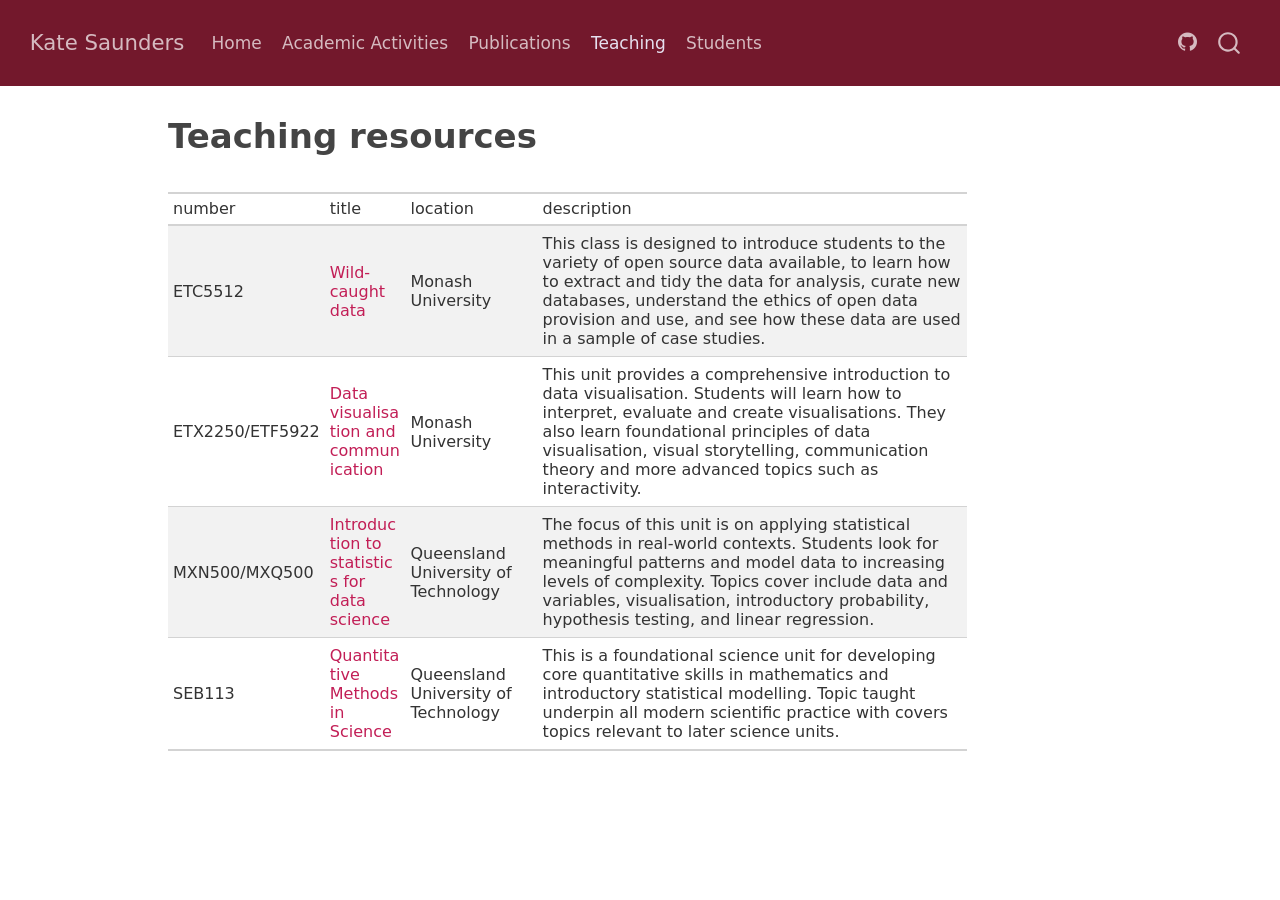
<file: docs/teaching.html>
<!DOCTYPE html>
<html xmlns="http://www.w3.org/1999/xhtml" lang="en" xml:lang="en"><head>

<meta charset="utf-8">
<meta name="generator" content="quarto-1.9.36">

<meta name="viewport" content="width=device-width, initial-scale=1.0, user-scalable=yes">


<title>Teaching resources – Kate Saunders</title>
<style>
/* Default styles provided by pandoc.
** See https://pandoc.org/MANUAL.html#variables-for-html for config info.
*/
code{white-space: pre-wrap;}
span.smallcaps{font-variant: small-caps;}
div.columns{display: flex; gap: min(4vw, 1.5em);}
div.column{flex: auto; overflow-x: auto;}
div.hanging-indent{margin-left: 1.5em; text-indent: -1.5em;}
ul.task-list{list-style: none;}
ul.task-list li input[type="checkbox"] {
  width: 0.8em;
  margin: 0 0.8em 0.2em -1em; /* quarto-specific, see https://github.com/quarto-dev/quarto-cli/issues/4556 */ 
  vertical-align: middle;
}
</style>


<script src="site_libs/quarto-nav/quarto-nav.js"></script>
<script src="site_libs/quarto-nav/headroom.min.js"></script>
<script src="site_libs/clipboard/clipboard.min.js"></script>
<script src="site_libs/quarto-search/autocomplete.umd.js"></script>
<script src="site_libs/quarto-search/fuse.min.js"></script>
<script src="site_libs/quarto-search/quarto-search.js"></script>
<meta name="quarto:offset" content="./">
<link href="./logo.png" rel="icon" type="image/png">
<script src="site_libs/quarto-html/quarto.js" type="module"></script>
<script src="site_libs/quarto-html/tabsets/tabsets.js" type="module"></script>
<script src="site_libs/quarto-html/popper.min.js"></script>
<script src="site_libs/quarto-html/tippy.umd.min.js"></script>
<script src="site_libs/quarto-html/anchor.min.js"></script>
<link href="site_libs/quarto-html/tippy.css" rel="stylesheet">
<link href="site_libs/quarto-html/quarto-syntax-highlighting-845c23b38eaddc0f92fda52bfe77a8c8.css" rel="stylesheet" id="quarto-text-highlighting-styles">
<script src="site_libs/bootstrap/bootstrap.min.js"></script>
<link href="site_libs/bootstrap/bootstrap-icons.css" rel="stylesheet">
<link href="site_libs/bootstrap/bootstrap-eec5e320e63de55a0eb2338de132c8f6.min.css" rel="stylesheet" append-hash="true" id="quarto-bootstrap" data-mode="light">
<script id="quarto-search-options" type="application/json">{
  "location": "navbar",
  "copy-button": false,
  "collapse-after": 3,
  "panel-placement": "end",
  "type": "overlay",
  "limit": 50,
  "keyboard-shortcut": [
    "f",
    "/",
    "s"
  ],
  "show-item-context": false,
  "language": {
    "search-no-results-text": "No results",
    "search-matching-documents-text": "matching documents",
    "search-copy-link-title": "Copy link to search",
    "search-hide-matches-text": "Hide additional matches",
    "search-more-match-text": "more match in this document",
    "search-more-matches-text": "more matches in this document",
    "search-clear-button-title": "Clear",
    "search-text-placeholder": "",
    "search-detached-cancel-button-title": "Cancel",
    "search-submit-button-title": "Submit",
    "search-label": "Search"
  }
}</script>


</head>

<body class="nav-fixed quarto-light">

<div id="quarto-search-results"></div>
  <header id="quarto-header" class="headroom fixed-top">
    <nav class="navbar navbar-expand-lg " data-bs-theme="dark">
      <div class="navbar-container container-fluid">
      <div class="navbar-brand-container mx-auto">
    <a class="navbar-brand" href="./index.html">
    <span class="navbar-title">Kate Saunders</span>
    </a>
  </div>
            <div id="quarto-search" class="" title="Search"></div>
          <button class="navbar-toggler" type="button" data-bs-toggle="collapse" data-bs-target="#navbarCollapse" aria-controls="navbarCollapse" role="menu" aria-expanded="false" aria-label="Toggle navigation" onclick="if (window.quartoToggleHeadroom) { window.quartoToggleHeadroom(); }">
  <span class="navbar-toggler-icon"></span>
</button>
          <div class="collapse navbar-collapse" id="navbarCollapse">
            <ul class="navbar-nav navbar-nav-scroll me-auto">
  <li class="nav-item">
    <a class="nav-link" href="./index.html"> 
<span class="menu-text">Home</span></a>
  </li>  
  <li class="nav-item">
    <a class="nav-link" href="./cv.html"> 
<span class="menu-text">Academic Activities</span></a>
  </li>  
  <li class="nav-item">
    <a class="nav-link" href="./publications.html"> 
<span class="menu-text">Publications</span></a>
  </li>  
  <li class="nav-item">
    <a class="nav-link active" href="./teaching.html" aria-current="page"> 
<span class="menu-text">Teaching</span></a>
  </li>  
  <li class="nav-item">
    <a class="nav-link" href="./students.html"> 
<span class="menu-text">Students</span></a>
  </li>  
</ul>
            <ul class="navbar-nav navbar-nav-scroll ms-auto">
  <li class="nav-item compact">
    <a class="nav-link" href="https://github.com/katerobsau/website-quarto"> <i class="bi bi-github" role="img">
</i> 
<span class="menu-text"></span></a>
  </li>  
</ul>
          </div> <!-- /navcollapse -->
            <div class="quarto-navbar-tools">
</div>
      </div> <!-- /container-fluid -->
    </nav>
</header>
<!-- content -->
<div id="quarto-content" class="quarto-container page-columns page-rows-contents page-layout-article page-navbar">
<!-- sidebar -->
<!-- margin-sidebar -->
    <div id="quarto-margin-sidebar" class="sidebar margin-sidebar zindex-bottom">
        
    </div>
<!-- main -->
<main class="content" id="quarto-document-content">

<header id="title-block-header" class="quarto-title-block default">
<div class="quarto-title">
<h1 class="title">Teaching resources</h1>
</div>



<div class="quarto-title-meta">

    
  
    
  </div>
  


</header>


<div class="cell">
<div class="cell-output-display">
<div id="kzcnwgiatd" style="padding-left:0px;padding-right:0px;padding-top:10px;padding-bottom:10px;overflow-x:auto;overflow-y:auto;width:auto;height:auto;">
<style>#kzcnwgiatd table {
  font-family: system-ui, 'Segoe UI', Roboto, Helvetica, Arial, sans-serif, 'Apple Color Emoji', 'Segoe UI Emoji', 'Segoe UI Symbol', 'Noto Color Emoji';
  -webkit-font-smoothing: antialiased;
  -moz-osx-font-smoothing: grayscale;
}

#kzcnwgiatd thead, #kzcnwgiatd tbody, #kzcnwgiatd tfoot, #kzcnwgiatd tr, #kzcnwgiatd td, #kzcnwgiatd th {
  border-style: none;
}

#kzcnwgiatd p {
  margin: 0;
  padding: 0;
}

#kzcnwgiatd .gt_table {
  display: table;
  border-collapse: collapse;
  line-height: normal;
  margin-left: auto;
  margin-right: auto;
  color: #333333;
  font-size: 16px;
  font-weight: normal;
  font-style: normal;
  background-color: #FFFFFF;
  width: auto;
  border-top-style: solid;
  border-top-width: 2px;
  border-top-color: #A8A8A8;
  border-right-style: none;
  border-right-width: 2px;
  border-right-color: #D3D3D3;
  border-bottom-style: solid;
  border-bottom-width: 2px;
  border-bottom-color: #A8A8A8;
  border-left-style: none;
  border-left-width: 2px;
  border-left-color: #D3D3D3;
}

#kzcnwgiatd .gt_caption {
  padding-top: 4px;
  padding-bottom: 4px;
}

#kzcnwgiatd .gt_title {
  color: #333333;
  font-size: 125%;
  font-weight: initial;
  padding-top: 4px;
  padding-bottom: 4px;
  padding-left: 5px;
  padding-right: 5px;
  border-bottom-color: #FFFFFF;
  border-bottom-width: 0;
}

#kzcnwgiatd .gt_subtitle {
  color: #333333;
  font-size: 85%;
  font-weight: initial;
  padding-top: 3px;
  padding-bottom: 5px;
  padding-left: 5px;
  padding-right: 5px;
  border-top-color: #FFFFFF;
  border-top-width: 0;
}

#kzcnwgiatd .gt_heading {
  background-color: #FFFFFF;
  text-align: center;
  border-bottom-color: #FFFFFF;
  border-left-style: none;
  border-left-width: 1px;
  border-left-color: #D3D3D3;
  border-right-style: none;
  border-right-width: 1px;
  border-right-color: #D3D3D3;
}

#kzcnwgiatd .gt_bottom_border {
  border-bottom-style: solid;
  border-bottom-width: 2px;
  border-bottom-color: #D3D3D3;
}

#kzcnwgiatd .gt_col_headings {
  border-top-style: solid;
  border-top-width: 2px;
  border-top-color: #D3D3D3;
  border-bottom-style: solid;
  border-bottom-width: 2px;
  border-bottom-color: #D3D3D3;
  border-left-style: none;
  border-left-width: 1px;
  border-left-color: #D3D3D3;
  border-right-style: none;
  border-right-width: 1px;
  border-right-color: #D3D3D3;
}

#kzcnwgiatd .gt_col_heading {
  color: #333333;
  background-color: #FFFFFF;
  font-size: 100%;
  font-weight: normal;
  text-transform: inherit;
  border-left-style: none;
  border-left-width: 1px;
  border-left-color: #D3D3D3;
  border-right-style: none;
  border-right-width: 1px;
  border-right-color: #D3D3D3;
  vertical-align: bottom;
  padding-top: 5px;
  padding-bottom: 6px;
  padding-left: 5px;
  padding-right: 5px;
  overflow-x: hidden;
}

#kzcnwgiatd .gt_column_spanner_outer {
  color: #333333;
  background-color: #FFFFFF;
  font-size: 100%;
  font-weight: normal;
  text-transform: inherit;
  padding-top: 0;
  padding-bottom: 0;
  padding-left: 4px;
  padding-right: 4px;
}

#kzcnwgiatd .gt_column_spanner_outer:first-child {
  padding-left: 0;
}

#kzcnwgiatd .gt_column_spanner_outer:last-child {
  padding-right: 0;
}

#kzcnwgiatd .gt_column_spanner {
  border-bottom-style: solid;
  border-bottom-width: 2px;
  border-bottom-color: #D3D3D3;
  vertical-align: bottom;
  padding-top: 5px;
  padding-bottom: 5px;
  overflow-x: hidden;
  display: inline-block;
  width: 100%;
}

#kzcnwgiatd .gt_spanner_row {
  border-bottom-style: hidden;
}

#kzcnwgiatd .gt_group_heading {
  padding-top: 8px;
  padding-bottom: 8px;
  padding-left: 5px;
  padding-right: 5px;
  color: #333333;
  background-color: #FFFFFF;
  font-size: 100%;
  font-weight: initial;
  text-transform: inherit;
  border-top-style: solid;
  border-top-width: 2px;
  border-top-color: #D3D3D3;
  border-bottom-style: solid;
  border-bottom-width: 2px;
  border-bottom-color: #D3D3D3;
  border-left-style: none;
  border-left-width: 1px;
  border-left-color: #D3D3D3;
  border-right-style: none;
  border-right-width: 1px;
  border-right-color: #D3D3D3;
  vertical-align: middle;
  text-align: left;
}

#kzcnwgiatd .gt_empty_group_heading {
  padding: 0.5px;
  color: #333333;
  background-color: #FFFFFF;
  font-size: 100%;
  font-weight: initial;
  border-top-style: solid;
  border-top-width: 2px;
  border-top-color: #D3D3D3;
  border-bottom-style: solid;
  border-bottom-width: 2px;
  border-bottom-color: #D3D3D3;
  vertical-align: middle;
}

#kzcnwgiatd .gt_from_md > :first-child {
  margin-top: 0;
}

#kzcnwgiatd .gt_from_md > :last-child {
  margin-bottom: 0;
}

#kzcnwgiatd .gt_row {
  padding-top: 8px;
  padding-bottom: 8px;
  padding-left: 5px;
  padding-right: 5px;
  margin: 10px;
  border-top-style: solid;
  border-top-width: 1px;
  border-top-color: #D3D3D3;
  border-left-style: none;
  border-left-width: 1px;
  border-left-color: #D3D3D3;
  border-right-style: none;
  border-right-width: 1px;
  border-right-color: #D3D3D3;
  vertical-align: middle;
  overflow-x: hidden;
}

#kzcnwgiatd .gt_stub {
  color: #333333;
  background-color: #FFFFFF;
  font-size: 100%;
  font-weight: initial;
  text-transform: inherit;
  border-right-style: solid;
  border-right-width: 2px;
  border-right-color: #D3D3D3;
  padding-left: 5px;
  padding-right: 5px;
}

#kzcnwgiatd .gt_stub_row_group {
  color: #333333;
  background-color: #FFFFFF;
  font-size: 100%;
  font-weight: initial;
  text-transform: inherit;
  border-right-style: solid;
  border-right-width: 2px;
  border-right-color: #D3D3D3;
  padding-left: 5px;
  padding-right: 5px;
  vertical-align: top;
}

#kzcnwgiatd .gt_row_group_first td {
  border-top-width: 2px;
}

#kzcnwgiatd .gt_row_group_first th {
  border-top-width: 2px;
}

#kzcnwgiatd .gt_summary_row {
  color: #333333;
  background-color: #FFFFFF;
  text-transform: inherit;
  padding-top: 8px;
  padding-bottom: 8px;
  padding-left: 5px;
  padding-right: 5px;
}

#kzcnwgiatd .gt_first_summary_row {
  border-top-style: solid;
  border-top-color: #D3D3D3;
}

#kzcnwgiatd .gt_first_summary_row.thick {
  border-top-width: 2px;
}

#kzcnwgiatd .gt_last_summary_row {
  padding-top: 8px;
  padding-bottom: 8px;
  padding-left: 5px;
  padding-right: 5px;
  border-bottom-style: solid;
  border-bottom-width: 2px;
  border-bottom-color: #D3D3D3;
}

#kzcnwgiatd .gt_grand_summary_row {
  color: #333333;
  background-color: #FFFFFF;
  text-transform: inherit;
  padding-top: 8px;
  padding-bottom: 8px;
  padding-left: 5px;
  padding-right: 5px;
}

#kzcnwgiatd .gt_first_grand_summary_row {
  padding-top: 8px;
  padding-bottom: 8px;
  padding-left: 5px;
  padding-right: 5px;
  border-top-style: double;
  border-top-width: 6px;
  border-top-color: #D3D3D3;
}

#kzcnwgiatd .gt_last_grand_summary_row_top {
  padding-top: 8px;
  padding-bottom: 8px;
  padding-left: 5px;
  padding-right: 5px;
  border-bottom-style: double;
  border-bottom-width: 6px;
  border-bottom-color: #D3D3D3;
}

#kzcnwgiatd .gt_striped {
  background-color: rgba(128, 128, 128, 0.05);
}

#kzcnwgiatd .gt_table_body {
  border-top-style: solid;
  border-top-width: 2px;
  border-top-color: #D3D3D3;
  border-bottom-style: solid;
  border-bottom-width: 2px;
  border-bottom-color: #D3D3D3;
}

#kzcnwgiatd .gt_footnotes {
  color: #333333;
  background-color: #FFFFFF;
  border-bottom-style: none;
  border-bottom-width: 2px;
  border-bottom-color: #D3D3D3;
  border-left-style: none;
  border-left-width: 2px;
  border-left-color: #D3D3D3;
  border-right-style: none;
  border-right-width: 2px;
  border-right-color: #D3D3D3;
}

#kzcnwgiatd .gt_footnote {
  margin: 0px;
  font-size: 90%;
  padding-top: 4px;
  padding-bottom: 4px;
  padding-left: 5px;
  padding-right: 5px;
}

#kzcnwgiatd .gt_sourcenotes {
  color: #333333;
  background-color: #FFFFFF;
  border-bottom-style: none;
  border-bottom-width: 2px;
  border-bottom-color: #D3D3D3;
  border-left-style: none;
  border-left-width: 2px;
  border-left-color: #D3D3D3;
  border-right-style: none;
  border-right-width: 2px;
  border-right-color: #D3D3D3;
}

#kzcnwgiatd .gt_sourcenote {
  font-size: 90%;
  padding-top: 4px;
  padding-bottom: 4px;
  padding-left: 5px;
  padding-right: 5px;
}

#kzcnwgiatd .gt_left {
  text-align: left;
}

#kzcnwgiatd .gt_center {
  text-align: center;
}

#kzcnwgiatd .gt_right {
  text-align: right;
  font-variant-numeric: tabular-nums;
}

#kzcnwgiatd .gt_font_normal {
  font-weight: normal;
}

#kzcnwgiatd .gt_font_bold {
  font-weight: bold;
}

#kzcnwgiatd .gt_font_italic {
  font-style: italic;
}

#kzcnwgiatd .gt_super {
  font-size: 65%;
}

#kzcnwgiatd .gt_footnote_marks {
  font-size: 75%;
  vertical-align: 0.4em;
  position: initial;
}

#kzcnwgiatd .gt_asterisk {
  font-size: 100%;
  vertical-align: 0;
}

#kzcnwgiatd .gt_indent_1 {
  text-indent: 5px;
}

#kzcnwgiatd .gt_indent_2 {
  text-indent: 10px;
}

#kzcnwgiatd .gt_indent_3 {
  text-indent: 15px;
}

#kzcnwgiatd .gt_indent_4 {
  text-indent: 20px;
}

#kzcnwgiatd .gt_indent_5 {
  text-indent: 25px;
}

#kzcnwgiatd .katex-display {
  display: inline-flex !important;
  margin-bottom: 0.75em !important;
}

#kzcnwgiatd div.Reactable > div.rt-table > div.rt-thead > div.rt-tr.rt-tr-group-header > div.rt-th-group:after {
  height: 0px !important;
}
</style>

<table class="gt_table caption-top table table-sm table-striped small" data-quarto-bootstrap="false">
<thead>
<tr class="gt_col_headings header">
<th id="number" class="gt_col_heading gt_columns_bottom_border gt_left" data-quarto-table-cell-role="th" scope="col">number</th>
<th id="titlelink" class="gt_col_heading gt_columns_bottom_border gt_left" data-quarto-table-cell-role="th" scope="col">title</th>
<th id="location" class="gt_col_heading gt_columns_bottom_border gt_left" data-quarto-table-cell-role="th" scope="col">location</th>
<th id="description" class="gt_col_heading gt_columns_bottom_border gt_left" data-quarto-table-cell-role="th" scope="col">description</th>
</tr>
</thead>
<tbody class="gt_table_body">
<tr class="odd">
<td class="gt_row gt_left" headers="number">ETC5512</td>
<td class="gt_row gt_left" headers="titlelink"><a href="https://wcd.numbat.space/">Wild-caught data</a></td>
<td class="gt_row gt_left" headers="location">Monash University</td>
<td class="gt_row gt_left" headers="description">This class is designed to introduce students to the variety of open source data available, to learn how to extract and tidy the data for analysis, curate new databases, understand the ethics of open data provision and use, and see how these data are used in a sample of case studies.</td>
</tr>
<tr class="even">
<td class="gt_row gt_left" headers="number">ETX2250/ETF5922</td>
<td class="gt_row gt_left" headers="titlelink"><a href="https://dvac.ss.numbat.space/">Data visualisation and communication</a></td>
<td class="gt_row gt_left" headers="location">Monash University</td>
<td class="gt_row gt_left" headers="description">This unit provides a comprehensive introduction to data visualisation. Students will learn how to interpret, evaluate and create visualisations. They also learn foundational principles of data visualisation, visual storytelling, communication theory and more advanced topics such as interactivity.</td>
</tr>
<tr class="odd">
<td class="gt_row gt_left" headers="number">MXN500/MXQ500</td>
<td class="gt_row gt_left" headers="titlelink"><a href="https://www.qut.edu.au/study/unit?unitCode=MXN500">Introduction to statistics for data science</a></td>
<td class="gt_row gt_left" headers="location">Queensland University of Technology</td>
<td class="gt_row gt_left" headers="description">The focus of this unit is on applying statistical methods in real-world contexts. Students look for meaningful patterns and model data to increasing levels of complexity. Topics cover include data and variables, visualisation, introductory probability, hypothesis testing, and linear regression.</td>
</tr>
<tr class="even">
<td class="gt_row gt_left" headers="number">SEB113</td>
<td class="gt_row gt_left" headers="titlelink"><a href="NA">Quantitative Methods in Science</a></td>
<td class="gt_row gt_left" headers="location">Queensland University of Technology</td>
<td class="gt_row gt_left" headers="description">This is a foundational science unit for developing core quantitative skills in mathematics and introductory statistical modelling. Topic taught underpin all modern scientific practice with covers topics relevant to later science units.</td>
</tr>
</tbody>
</table>

</div>
</div>
</div>
<!-- ## Workshops -->
<!-- ```{r} -->
<!-- #| echo: false -->
<!-- #| message: false -->
<!-- library(readr) -->
<!-- library(dplyr) -->
<!-- library(gt) -->
<!-- library(glue) -->
<!-- library(lubridate) -->
<!-- ws <- read_csv("workshops.csv") -->
<!-- ws <- ws |> -->
<!--   mutate(titlelink = glue("[{title}]({link})")) |> -->
<!--   mutate(date = dmy(date)) -->
<!-- ws |> -->
<!--   arrange(desc(date)) |> -->
<!--   select(date, titlelink, location, details) |> -->
<!--   gt() |> -->
<!--     gt::fmt_markdown(columns = titlelink) |> -->
<!--     cols_label(titlelink = "title") |>  -->
<!--     gt::cols_width( -->
<!--       date ~ px(150), -->
<!--       titlelink ~ px(450), -->
<!--       location ~ px(250), -->
<!--       details ~ px(150)) |> -->
<!--   cols_align("left") -->
<!-- ``` -->
<!-- And more than 30 workshops across the globe over many years. -->



</main> <!-- /main -->
<script id="quarto-html-after-body" type="application/javascript">
  window.document.addEventListener("DOMContentLoaded", function (event) {
    const icon = "";
    const anchorJS = new window.AnchorJS();
    anchorJS.options = {
      placement: 'right',
      icon: icon
    };
    anchorJS.add('.anchored');
    const isCodeAnnotation = (el) => {
      for (const clz of el.classList) {
        if (clz.startsWith('code-annotation-')) {                     
          return true;
        }
      }
      return false;
    }
    const onCopySuccess = function(e) {
      // button target
      const button = e.trigger;
      // don't keep focus
      button.blur();
      // flash "checked"
      button.classList.add('code-copy-button-checked');
      var currentTitle = button.getAttribute("title");
      button.setAttribute("title", "Copied!");
      let tooltip;
      if (window.bootstrap) {
        button.setAttribute("data-bs-toggle", "tooltip");
        button.setAttribute("data-bs-placement", "left");
        button.setAttribute("data-bs-title", "Copied!");
        tooltip = new bootstrap.Tooltip(button, 
          { trigger: "manual", 
            customClass: "code-copy-button-tooltip",
            offset: [0, -8]});
        tooltip.show();    
      }
      setTimeout(function() {
        if (tooltip) {
          tooltip.hide();
          button.removeAttribute("data-bs-title");
          button.removeAttribute("data-bs-toggle");
          button.removeAttribute("data-bs-placement");
        }
        button.setAttribute("title", currentTitle);
        button.classList.remove('code-copy-button-checked');
      }, 1000);
      // clear code selection
      e.clearSelection();
    }
    const getTextToCopy = function(trigger) {
      const outerScaffold = trigger.parentElement.cloneNode(true);
      const codeEl = outerScaffold.querySelector('code');
      for (const childEl of codeEl.children) {
        if (isCodeAnnotation(childEl)) {
          childEl.remove();
        }
      }
      return codeEl.innerText;
    }
    const clipboard = new window.ClipboardJS('.code-copy-button:not([data-in-quarto-modal])', {
      text: getTextToCopy
    });
    clipboard.on('success', onCopySuccess);
    if (window.document.getElementById('quarto-embedded-source-code-modal')) {
      const clipboardModal = new window.ClipboardJS('.code-copy-button[data-in-quarto-modal]', {
        text: getTextToCopy,
        container: window.document.getElementById('quarto-embedded-source-code-modal')
      });
      clipboardModal.on('success', onCopySuccess);
    }
      var localhostRegex = new RegExp(/^(?:http|https):\/\/localhost\:?[0-9]*\//);
      var mailtoRegex = new RegExp(/^mailto:/);
        var filterRegex = new RegExp("https:\/\/katerobsau\.github\.io\/website-quarto\/");
      var isInternal = (href) => {
          return filterRegex.test(href) || localhostRegex.test(href) || mailtoRegex.test(href);
      }
      // Inspect non-navigation links and adorn them if external
     var links = window.document.querySelectorAll('a[href]:not(.nav-link):not(.navbar-brand):not(.toc-action):not(.sidebar-link):not(.sidebar-item-toggle):not(.pagination-link):not(.no-external):not([aria-hidden]):not(.dropdown-item):not(.quarto-navigation-tool):not(.about-link)');
      for (var i=0; i<links.length; i++) {
        const link = links[i];
        if (!isInternal(link.href)) {
          // undo the damage that might have been done by quarto-nav.js in the case of
          // links that we want to consider external
          if (link.dataset.originalHref !== undefined) {
            link.href = link.dataset.originalHref;
          }
        }
      }
    function tippyHover(el, contentFn, onTriggerFn, onUntriggerFn) {
      const config = {
        allowHTML: true,
        maxWidth: 500,
        delay: 100,
        arrow: false,
        appendTo: function(el) {
            return el.parentElement;
        },
        interactive: true,
        interactiveBorder: 10,
        theme: 'quarto',
        placement: 'bottom-start',
      };
      if (contentFn) {
        config.content = contentFn;
      }
      if (onTriggerFn) {
        config.onTrigger = onTriggerFn;
      }
      if (onUntriggerFn) {
        config.onUntrigger = onUntriggerFn;
      }
      window.tippy(el, config); 
    }
    const noterefs = window.document.querySelectorAll('a[role="doc-noteref"]');
    for (var i=0; i<noterefs.length; i++) {
      const ref = noterefs[i];
      tippyHover(ref, function() {
        // use id or data attribute instead here
        let href = ref.getAttribute('data-footnote-href') || ref.getAttribute('href');
        try { href = new URL(href).hash; } catch {}
        const id = href.replace(/^#\/?/, "");
        const note = window.document.getElementById(id);
        if (note) {
          return note.innerHTML;
        } else {
          return "";
        }
      });
    }
    const xrefs = window.document.querySelectorAll('a.quarto-xref');
    const processXRef = (id, note) => {
      // Strip column container classes
      const stripColumnClz = (el) => {
        el.classList.remove("page-full", "page-columns");
        if (el.children) {
          for (const child of el.children) {
            stripColumnClz(child);
          }
        }
      }
      stripColumnClz(note)
      if (id === null || id.startsWith('sec-')) {
        // Special case sections, only their first couple elements
        const container = document.createElement("div");
        if (note.children && note.children.length > 2) {
          container.appendChild(note.children[0].cloneNode(true));
          for (let i = 1; i < note.children.length; i++) {
            const child = note.children[i];
            if (child.tagName === "P" && child.innerText === "") {
              continue;
            } else {
              container.appendChild(child.cloneNode(true));
              break;
            }
          }
          if (window.Quarto?.typesetMath) {
            window.Quarto.typesetMath(container);
          }
          return container.innerHTML
        } else {
          if (window.Quarto?.typesetMath) {
            window.Quarto.typesetMath(note);
          }
          return note.innerHTML;
        }
      } else {
        // Remove any anchor links if they are present
        const anchorLink = note.querySelector('a.anchorjs-link');
        if (anchorLink) {
          anchorLink.remove();
        }
        if (window.Quarto?.typesetMath) {
          window.Quarto.typesetMath(note);
        }
        if (note.classList.contains("callout")) {
          return note.outerHTML;
        } else {
          return note.innerHTML;
        }
      }
    }
    for (var i=0; i<xrefs.length; i++) {
      const xref = xrefs[i];
      tippyHover(xref, undefined, function(instance) {
        instance.disable();
        let url = xref.getAttribute('href');
        let hash = undefined; 
        if (url.startsWith('#')) {
          hash = url;
        } else {
          try { hash = new URL(url).hash; } catch {}
        }
        if (hash) {
          const id = hash.replace(/^#\/?/, "");
          const note = window.document.getElementById(id);
          if (note !== null) {
            try {
              const html = processXRef(id, note.cloneNode(true));
              instance.setContent(html);
            } finally {
              instance.enable();
              instance.show();
            }
          } else {
            // See if we can fetch this
            fetch(url.split('#')[0])
            .then(res => res.text())
            .then(html => {
              const parser = new DOMParser();
              const htmlDoc = parser.parseFromString(html, "text/html");
              const note = htmlDoc.getElementById(id);
              if (note !== null) {
                const html = processXRef(id, note);
                instance.setContent(html);
              } 
            }).finally(() => {
              instance.enable();
              instance.show();
            });
          }
        } else {
          // See if we can fetch a full url (with no hash to target)
          // This is a special case and we should probably do some content thinning / targeting
          fetch(url)
          .then(res => res.text())
          .then(html => {
            const parser = new DOMParser();
            const htmlDoc = parser.parseFromString(html, "text/html");
            const note = htmlDoc.querySelector('main.content');
            if (note !== null) {
              // This should only happen for chapter cross references
              // (since there is no id in the URL)
              // remove the first header
              if (note.children.length > 0 && note.children[0].tagName === "HEADER") {
                note.children[0].remove();
              }
              const html = processXRef(null, note);
              instance.setContent(html);
            } 
          }).finally(() => {
            instance.enable();
            instance.show();
          });
        }
      }, function(instance) {
      });
    }
        let selectedAnnoteEl;
        const selectorForAnnotation = ( cell, annotation) => {
          let cellAttr = 'data-code-cell="' + cell + '"';
          let lineAttr = 'data-code-annotation="' +  annotation + '"';
          const selector = 'span[' + cellAttr + '][' + lineAttr + ']';
          return selector;
        }
        const selectCodeLines = (annoteEl) => {
          const doc = window.document;
          const targetCell = annoteEl.getAttribute("data-target-cell");
          const targetAnnotation = annoteEl.getAttribute("data-target-annotation");
          const annoteSpan = window.document.querySelector(selectorForAnnotation(targetCell, targetAnnotation));
          const lines = annoteSpan.getAttribute("data-code-lines").split(",");
          const lineIds = lines.map((line) => {
            return targetCell + "-" + line;
          })
          let top = null;
          let height = null;
          let parent = null;
          if (lineIds.length > 0) {
              //compute the position of the single el (top and bottom and make a div)
              const el = window.document.getElementById(lineIds[0]);
              top = el.offsetTop;
              height = el.offsetHeight;
              parent = el.parentElement.parentElement;
            if (lineIds.length > 1) {
              const lastEl = window.document.getElementById(lineIds[lineIds.length - 1]);
              const bottom = lastEl.offsetTop + lastEl.offsetHeight;
              height = bottom - top;
            }
            if (top !== null && height !== null && parent !== null) {
              // cook up a div (if necessary) and position it 
              let div = window.document.getElementById("code-annotation-line-highlight");
              if (div === null) {
                div = window.document.createElement("div");
                div.setAttribute("id", "code-annotation-line-highlight");
                div.style.position = 'absolute';
                parent.appendChild(div);
              }
              div.style.top = top - 2 + "px";
              div.style.height = height + 4 + "px";
              div.style.left = 0;
              let gutterDiv = window.document.getElementById("code-annotation-line-highlight-gutter");
              if (gutterDiv === null) {
                gutterDiv = window.document.createElement("div");
                gutterDiv.setAttribute("id", "code-annotation-line-highlight-gutter");
                gutterDiv.style.position = 'absolute';
                const codeCell = window.document.getElementById(targetCell);
                const gutter = codeCell.querySelector('.code-annotation-gutter');
                gutter.appendChild(gutterDiv);
              }
              gutterDiv.style.top = top - 2 + "px";
              gutterDiv.style.height = height + 4 + "px";
            }
            selectedAnnoteEl = annoteEl;
          }
        };
        const unselectCodeLines = () => {
          const elementsIds = ["code-annotation-line-highlight", "code-annotation-line-highlight-gutter"];
          elementsIds.forEach((elId) => {
            const div = window.document.getElementById(elId);
            if (div) {
              div.remove();
            }
          });
          selectedAnnoteEl = undefined;
        };
          // Handle positioning of the toggle
      window.addEventListener(
        "resize",
        throttle(() => {
          elRect = undefined;
          if (selectedAnnoteEl) {
            selectCodeLines(selectedAnnoteEl);
          }
        }, 10)
      );
      function throttle(fn, ms) {
      let throttle = false;
      let timer;
        return (...args) => {
          if(!throttle) { // first call gets through
              fn.apply(this, args);
              throttle = true;
          } else { // all the others get throttled
              if(timer) clearTimeout(timer); // cancel #2
              timer = setTimeout(() => {
                fn.apply(this, args);
                timer = throttle = false;
              }, ms);
          }
        };
      }
        // Attach click handler to the DT
        const annoteDls = window.document.querySelectorAll('dt[data-target-cell]');
        for (const annoteDlNode of annoteDls) {
          annoteDlNode.addEventListener('click', (event) => {
            const clickedEl = event.target;
            if (clickedEl !== selectedAnnoteEl) {
              unselectCodeLines();
              const activeEl = window.document.querySelector('dt[data-target-cell].code-annotation-active');
              if (activeEl) {
                activeEl.classList.remove('code-annotation-active');
              }
              selectCodeLines(clickedEl);
              clickedEl.classList.add('code-annotation-active');
            } else {
              // Unselect the line
              unselectCodeLines();
              clickedEl.classList.remove('code-annotation-active');
            }
          });
        }
    const findCites = (el) => {
      const parentEl = el.parentElement;
      if (parentEl) {
        const cites = parentEl.dataset.cites;
        if (cites) {
          return {
            el,
            cites: cites.split(' ')
          };
        } else {
          return findCites(el.parentElement)
        }
      } else {
        return undefined;
      }
    };
    var bibliorefs = window.document.querySelectorAll('a[role="doc-biblioref"]');
    for (var i=0; i<bibliorefs.length; i++) {
      const ref = bibliorefs[i];
      const citeInfo = findCites(ref);
      if (citeInfo) {
        tippyHover(citeInfo.el, function() {
          var popup = window.document.createElement('div');
          citeInfo.cites.forEach(function(cite) {
            var citeDiv = window.document.createElement('div');
            citeDiv.classList.add('hanging-indent');
            citeDiv.classList.add('csl-entry');
            var biblioDiv = window.document.getElementById('ref-' + cite);
            if (biblioDiv) {
              citeDiv.innerHTML = biblioDiv.innerHTML;
            }
            popup.appendChild(citeDiv);
          });
          return popup.innerHTML;
        });
      }
    }
  });
  </script>
</div> <!-- /content -->




</body></html>
</file>
<file: docs/site_libs/quarto-html/tippy.css>
.tippy-box[data-animation=fade][data-state=hidden]{opacity:0}[data-tippy-root]{max-width:calc(100vw - 10px)}.tippy-box{position:relative;background-color:#333;color:#fff;border-radius:4px;font-size:14px;line-height:1.4;white-space:normal;outline:0;transition-property:transform,visibility,opacity}.tippy-box[data-placement^=top]>.tippy-arrow{bottom:0}.tippy-box[data-placement^=top]>.tippy-arrow:before{bottom:-7px;left:0;border-width:8px 8px 0;border-top-color:initial;transform-origin:center top}.tippy-box[data-placement^=bottom]>.tippy-arrow{top:0}.tippy-box[data-placement^=bottom]>.tippy-arrow:before{top:-7px;left:0;border-width:0 8px 8px;border-bottom-color:initial;transform-origin:center bottom}.tippy-box[data-placement^=left]>.tippy-arrow{right:0}.tippy-box[data-placement^=left]>.tippy-arrow:before{border-width:8px 0 8px 8px;border-left-color:initial;right:-7px;transform-origin:center left}.tippy-box[data-placement^=right]>.tippy-arrow{left:0}.tippy-box[data-placement^=right]>.tippy-arrow:before{left:-7px;border-width:8px 8px 8px 0;border-right-color:initial;transform-origin:center right}.tippy-box[data-inertia][data-state=visible]{transition-timing-function:cubic-bezier(.54,1.5,.38,1.11)}.tippy-arrow{width:16px;height:16px;color:#333}.tippy-arrow:before{content:"";position:absolute;border-color:transparent;border-style:solid}.tippy-content{position:relative;padding:5px 9px;z-index:1}
</file>
<file: docs/site_libs/quarto-html/quarto-syntax-highlighting-845c23b38eaddc0f92fda52bfe77a8c8.css>
/* quarto syntax highlight colors */
:root {
  --quarto-hl-ot-color: #003B4F;
  --quarto-hl-at-color: #657422;
  --quarto-hl-ss-color: #20794D;
  --quarto-hl-an-color: #5E5E5E;
  --quarto-hl-fu-color: #4758AB;
  --quarto-hl-st-color: #20794D;
  --quarto-hl-cf-color: #003B4F;
  --quarto-hl-op-color: #5E5E5E;
  --quarto-hl-er-color: #AD0000;
  --quarto-hl-bn-color: #AD0000;
  --quarto-hl-al-color: #AD0000;
  --quarto-hl-va-color: #111111;
  --quarto-hl-bu-color: inherit;
  --quarto-hl-ex-color: inherit;
  --quarto-hl-pp-color: #AD0000;
  --quarto-hl-in-color: #5E5E5E;
  --quarto-hl-vs-color: #20794D;
  --quarto-hl-wa-color: #5E5E5E;
  --quarto-hl-do-color: #5E5E5E;
  --quarto-hl-im-color: #00769E;
  --quarto-hl-ch-color: #20794D;
  --quarto-hl-dt-color: #AD0000;
  --quarto-hl-fl-color: #AD0000;
  --quarto-hl-co-color: #5E5E5E;
  --quarto-hl-cv-color: #5E5E5E;
  --quarto-hl-cn-color: #8f5902;
  --quarto-hl-sc-color: #5E5E5E;
  --quarto-hl-dv-color: #AD0000;
  --quarto-hl-kw-color: #003B4F;
}

/* other quarto variables */
:root {
  --quarto-font-monospace: SFMono-Regular, Menlo, Monaco, Consolas, "Liberation Mono", "Courier New", monospace;
}

/* syntax highlight based on Pandoc's rules */
pre > code.sourceCode > span {
  color: #003B4F;
}

code.sourceCode > span {
  color: #003B4F;
}

div.sourceCode,
div.sourceCode pre.sourceCode {
  color: #003B4F;
}

/* Normal */
code span {
  color: #003B4F;
}

/* Alert */
code span.al {
  color: #AD0000;
  font-style: inherit;
}

/* Annotation */
code span.an {
  color: #5E5E5E;
  font-style: inherit;
}

/* Attribute */
code span.at {
  color: #657422;
  font-style: inherit;
}

/* BaseN */
code span.bn {
  color: #AD0000;
  font-style: inherit;
}

/* BuiltIn */
code span.bu {
  font-style: inherit;
}

/* ControlFlow */
code span.cf {
  color: #003B4F;
  font-weight: bold;
  font-style: inherit;
}

/* Char */
code span.ch {
  color: #20794D;
  font-style: inherit;
}

/* Constant */
code span.cn {
  color: #8f5902;
  font-style: inherit;
}

/* Comment */
code span.co {
  color: #5E5E5E;
  font-style: inherit;
}

/* CommentVar */
code span.cv {
  color: #5E5E5E;
  font-style: italic;
}

/* Documentation */
code span.do {
  color: #5E5E5E;
  font-style: italic;
}

/* DataType */
code span.dt {
  color: #AD0000;
  font-style: inherit;
}

/* DecVal */
code span.dv {
  color: #AD0000;
  font-style: inherit;
}

/* Error */
code span.er {
  color: #AD0000;
  font-style: inherit;
}

/* Extension */
code span.ex {
  font-style: inherit;
}

/* Float */
code span.fl {
  color: #AD0000;
  font-style: inherit;
}

/* Function */
code span.fu {
  color: #4758AB;
  font-style: inherit;
}

/* Import */
code span.im {
  color: #00769E;
  font-style: inherit;
}

/* Information */
code span.in {
  color: #5E5E5E;
  font-style: inherit;
}

/* Keyword */
code span.kw {
  color: #003B4F;
  font-weight: bold;
  font-style: inherit;
}

/* Operator */
code span.op {
  color: #5E5E5E;
  font-style: inherit;
}

/* Other */
code span.ot {
  color: #003B4F;
  font-style: inherit;
}

/* Preprocessor */
code span.pp {
  color: #AD0000;
  font-style: inherit;
}

/* SpecialChar */
code span.sc {
  color: #5E5E5E;
  font-style: inherit;
}

/* SpecialString */
code span.ss {
  color: #20794D;
  font-style: inherit;
}

/* String */
code span.st {
  color: #20794D;
  font-style: inherit;
}

/* Variable */
code span.va {
  color: #111111;
  font-style: inherit;
}

/* VerbatimString */
code span.vs {
  color: #20794D;
  font-style: inherit;
}

/* Warning */
code span.wa {
  color: #5E5E5E;
  font-style: italic;
}

.prevent-inlining {
  content: "</";
}

/*# sourceMappingURL=ac89f0bb514bba72461919f78549e31c.css.map */
</file>
<file: docs/site_libs/tabwid-1.1.3/tabwid.css>
.tabwid {
  font-size: initial;
  padding-bottom: 1em;
}

.tabwid table{
  border-spacing:0px !important;
  border-collapse:collapse;
  line-height:1;
  margin-left:auto;
  margin-right:auto;
  border-width: 0;
  border-color: transparent;
  caption-side: top;
}
.tabwid-caption-bottom table{
  caption-side: bottom;
}
.tabwid_left table{
  margin-left:0;
}
.tabwid_right table{
  margin-right:0;
}
.tabwid td, .tabwid th {
    padding: 0;
}
.tabwid a {
  text-decoration: none;
}
.tabwid thead {
    background-color: transparent;
}
.tabwid tfoot {
    background-color: transparent;
}
.tabwid table tr {
background-color: transparent;
}
.katex-display {
    margin: 0 0 !important;
}
</file>
